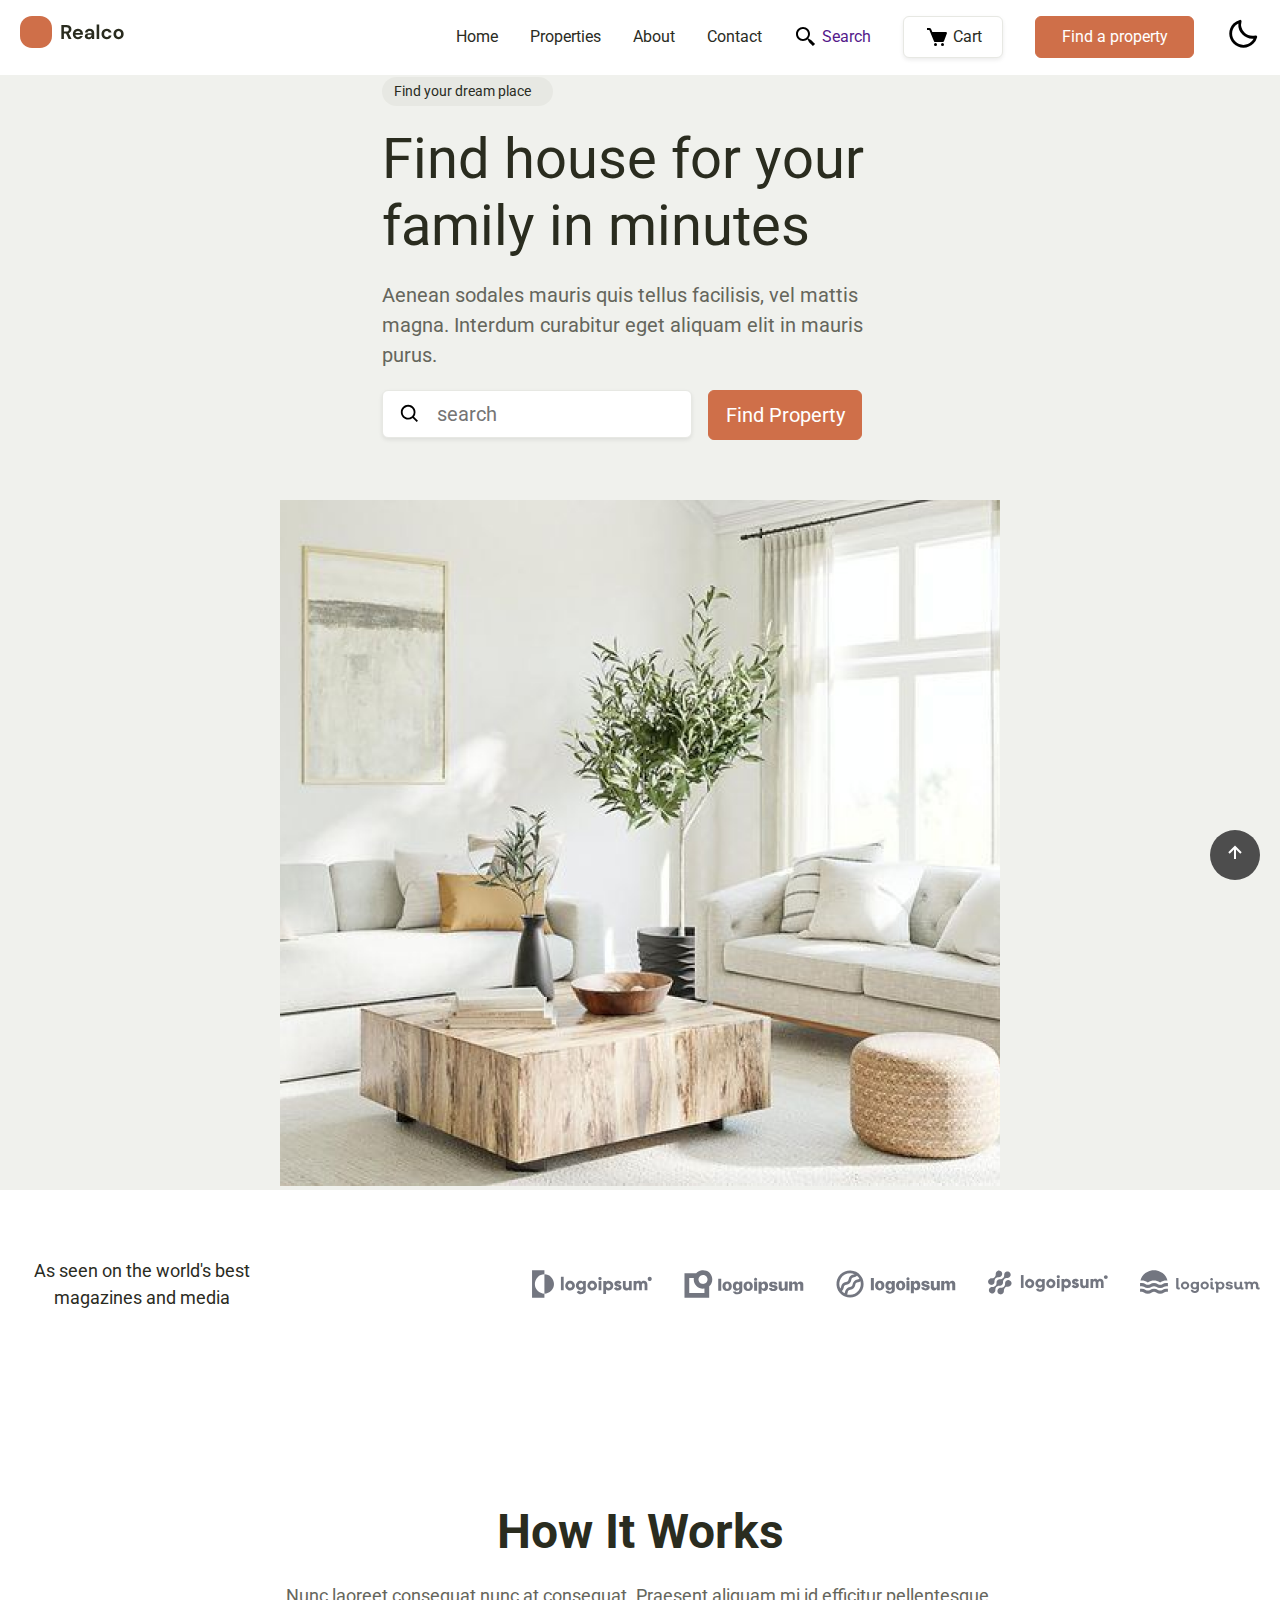
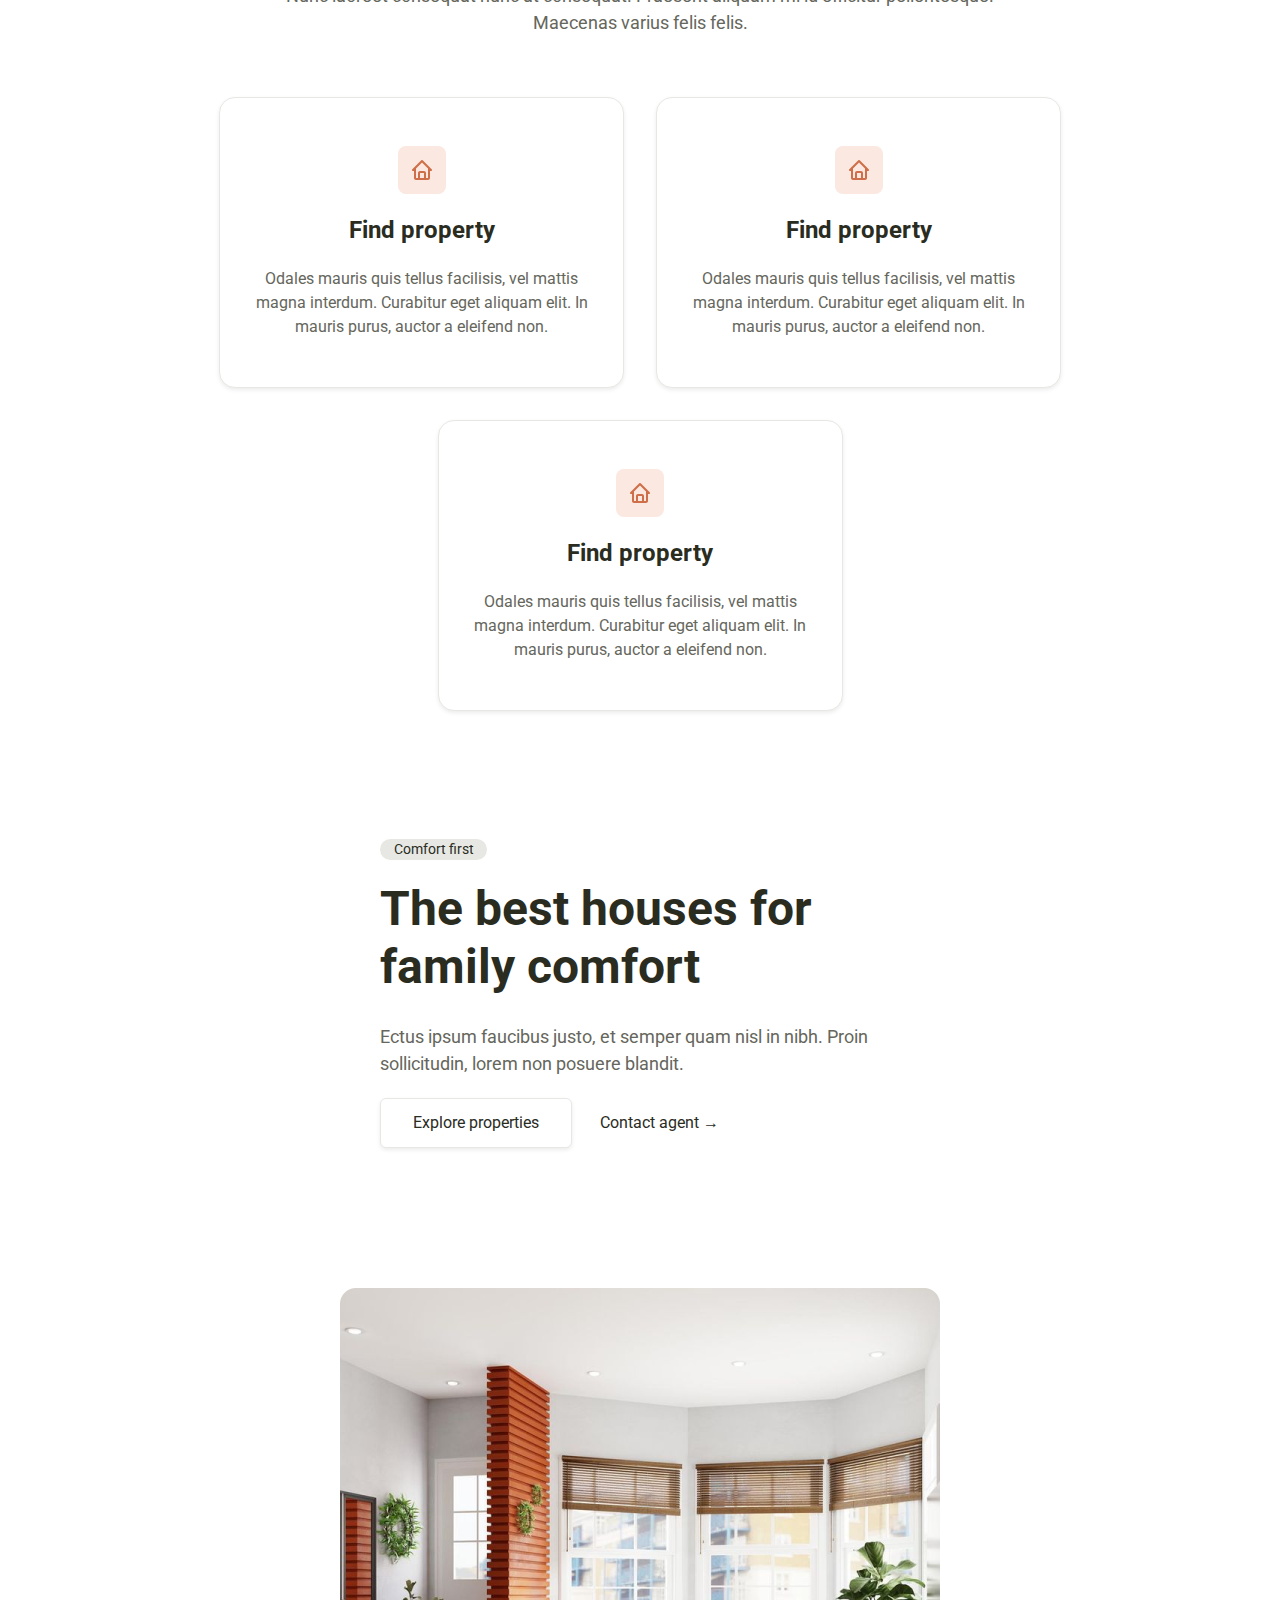
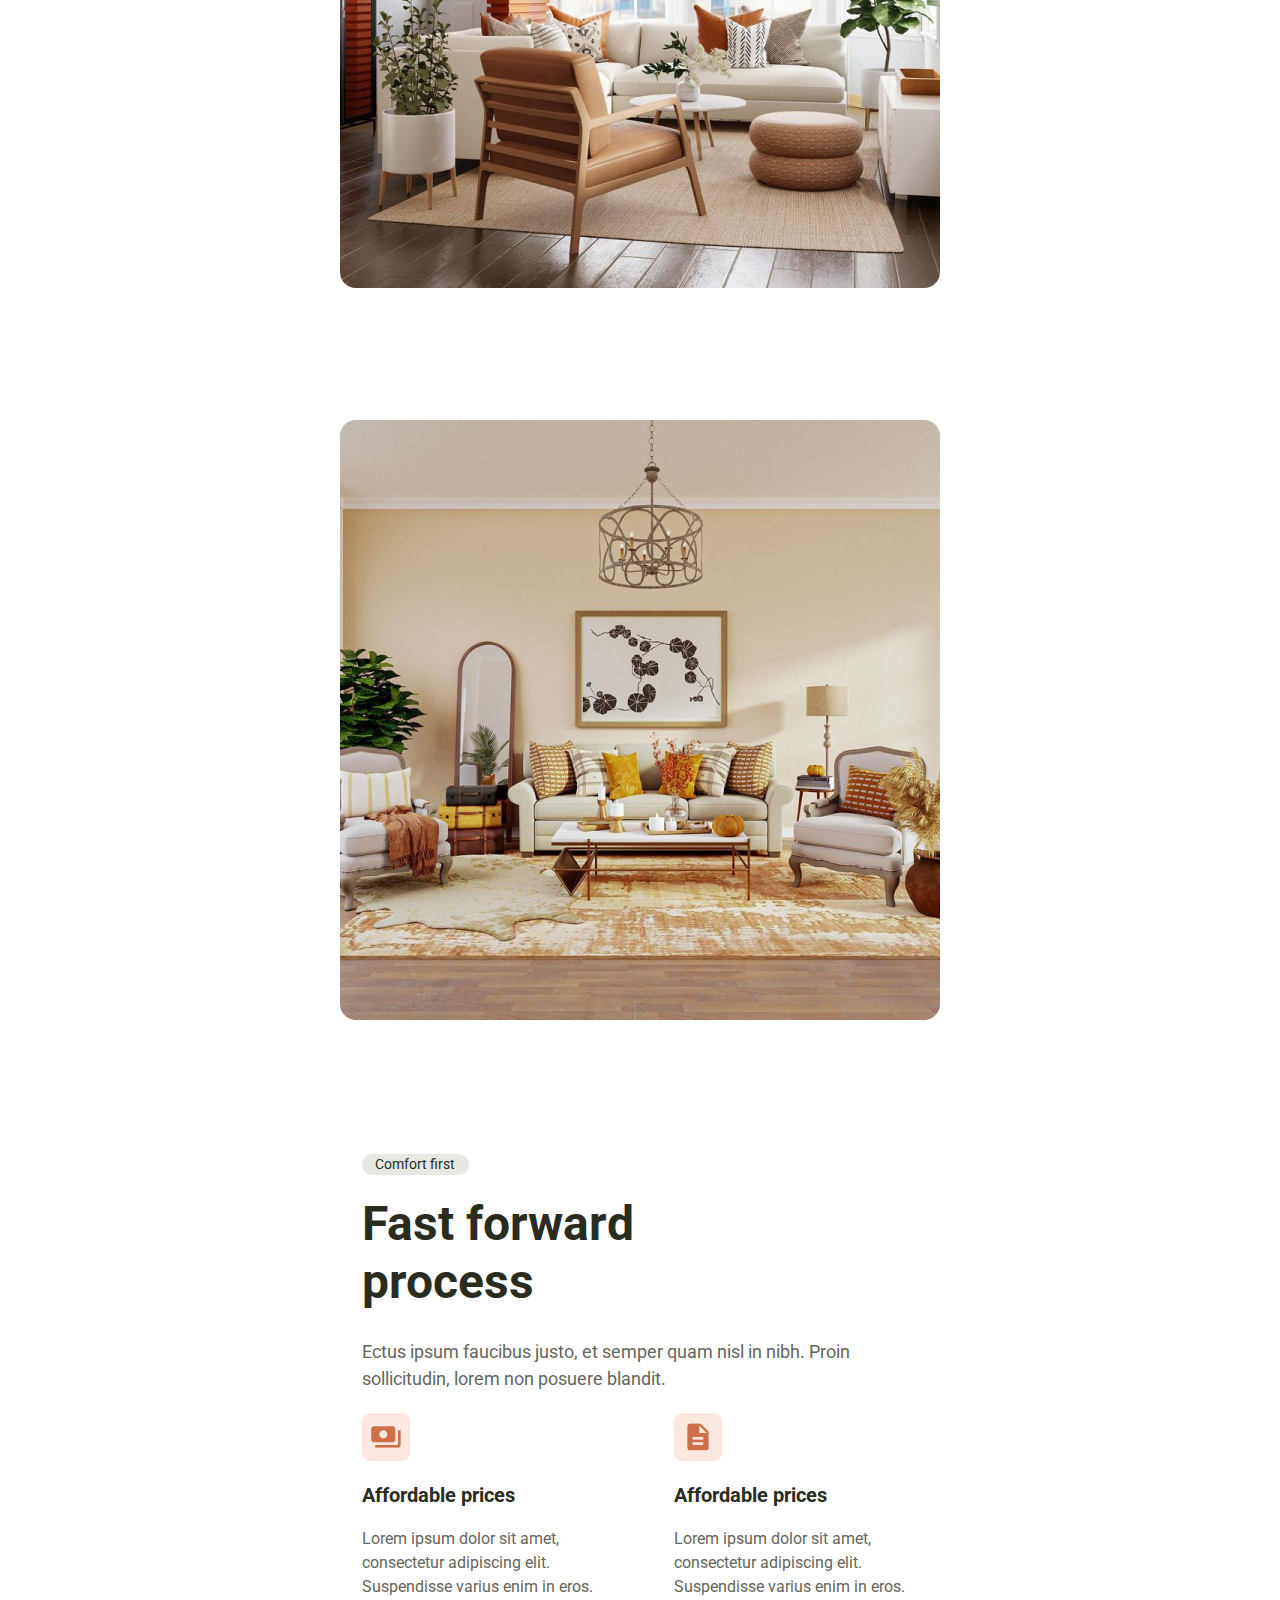
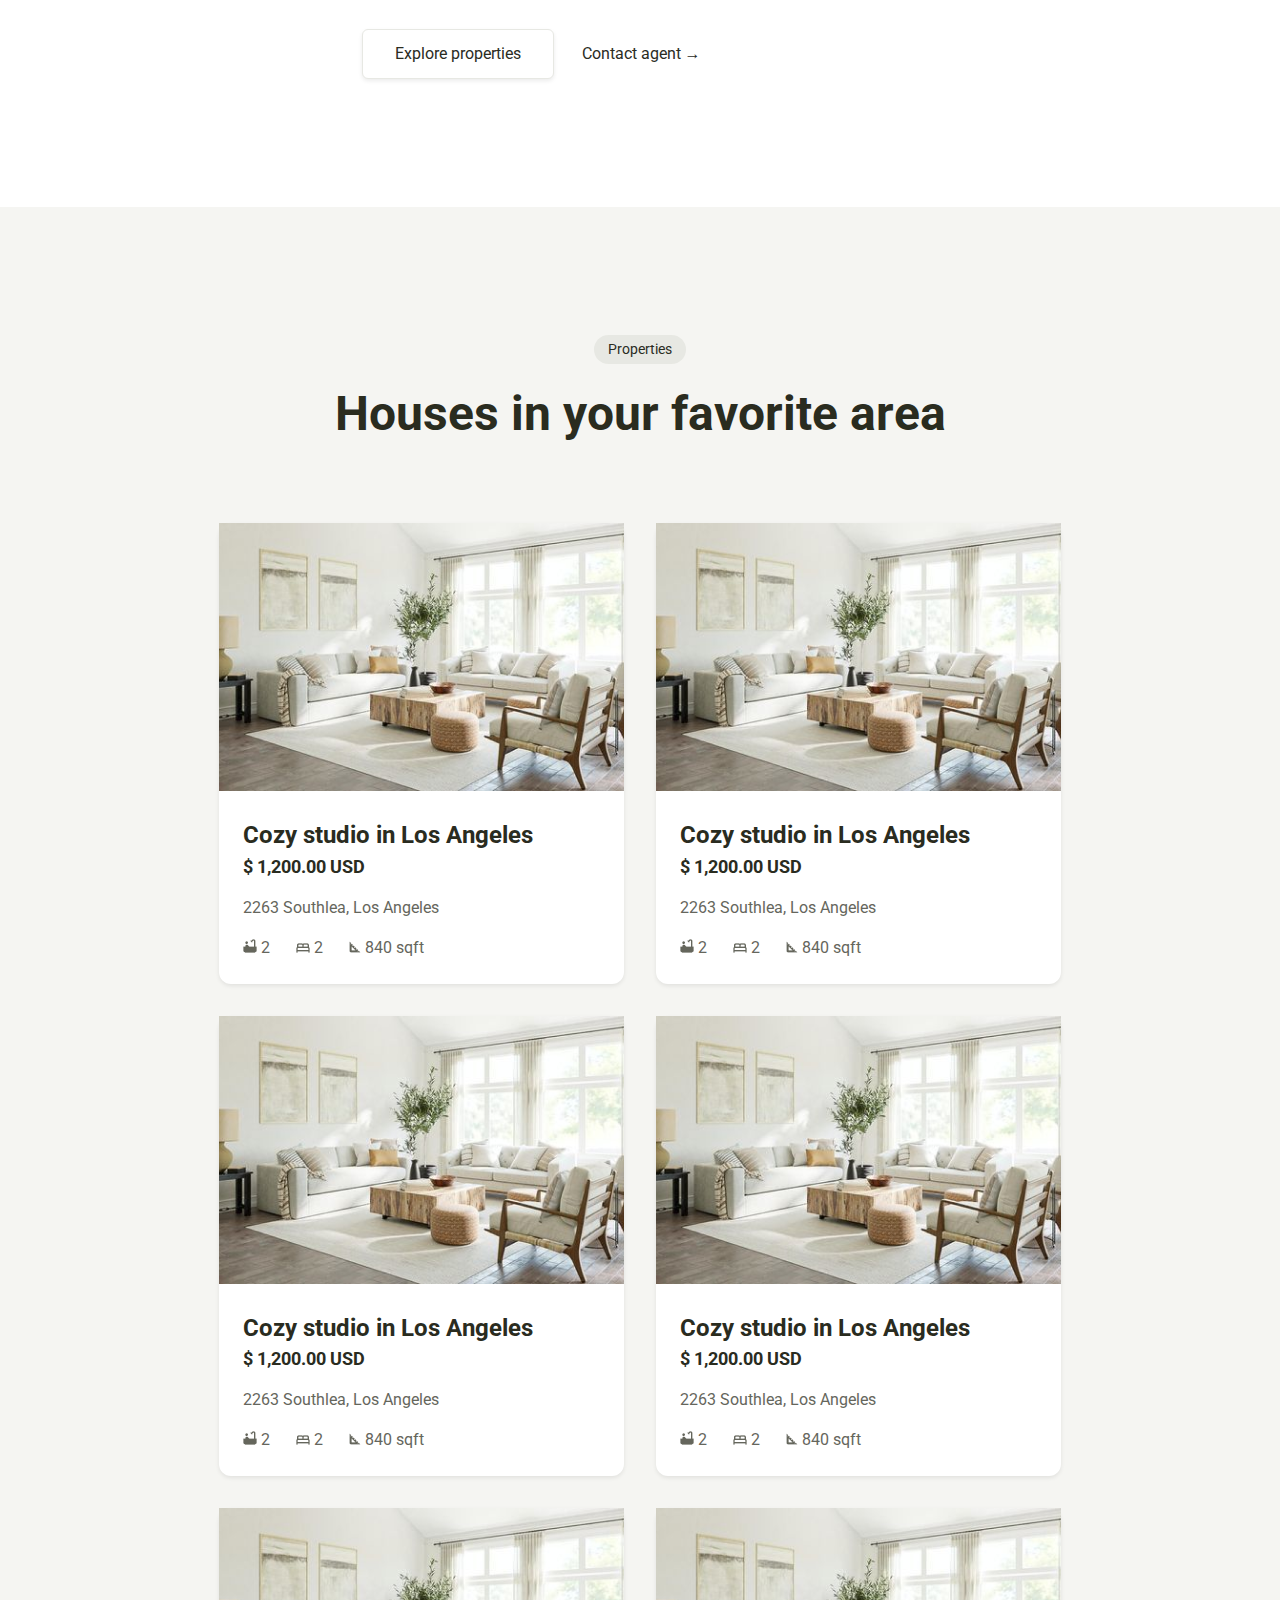
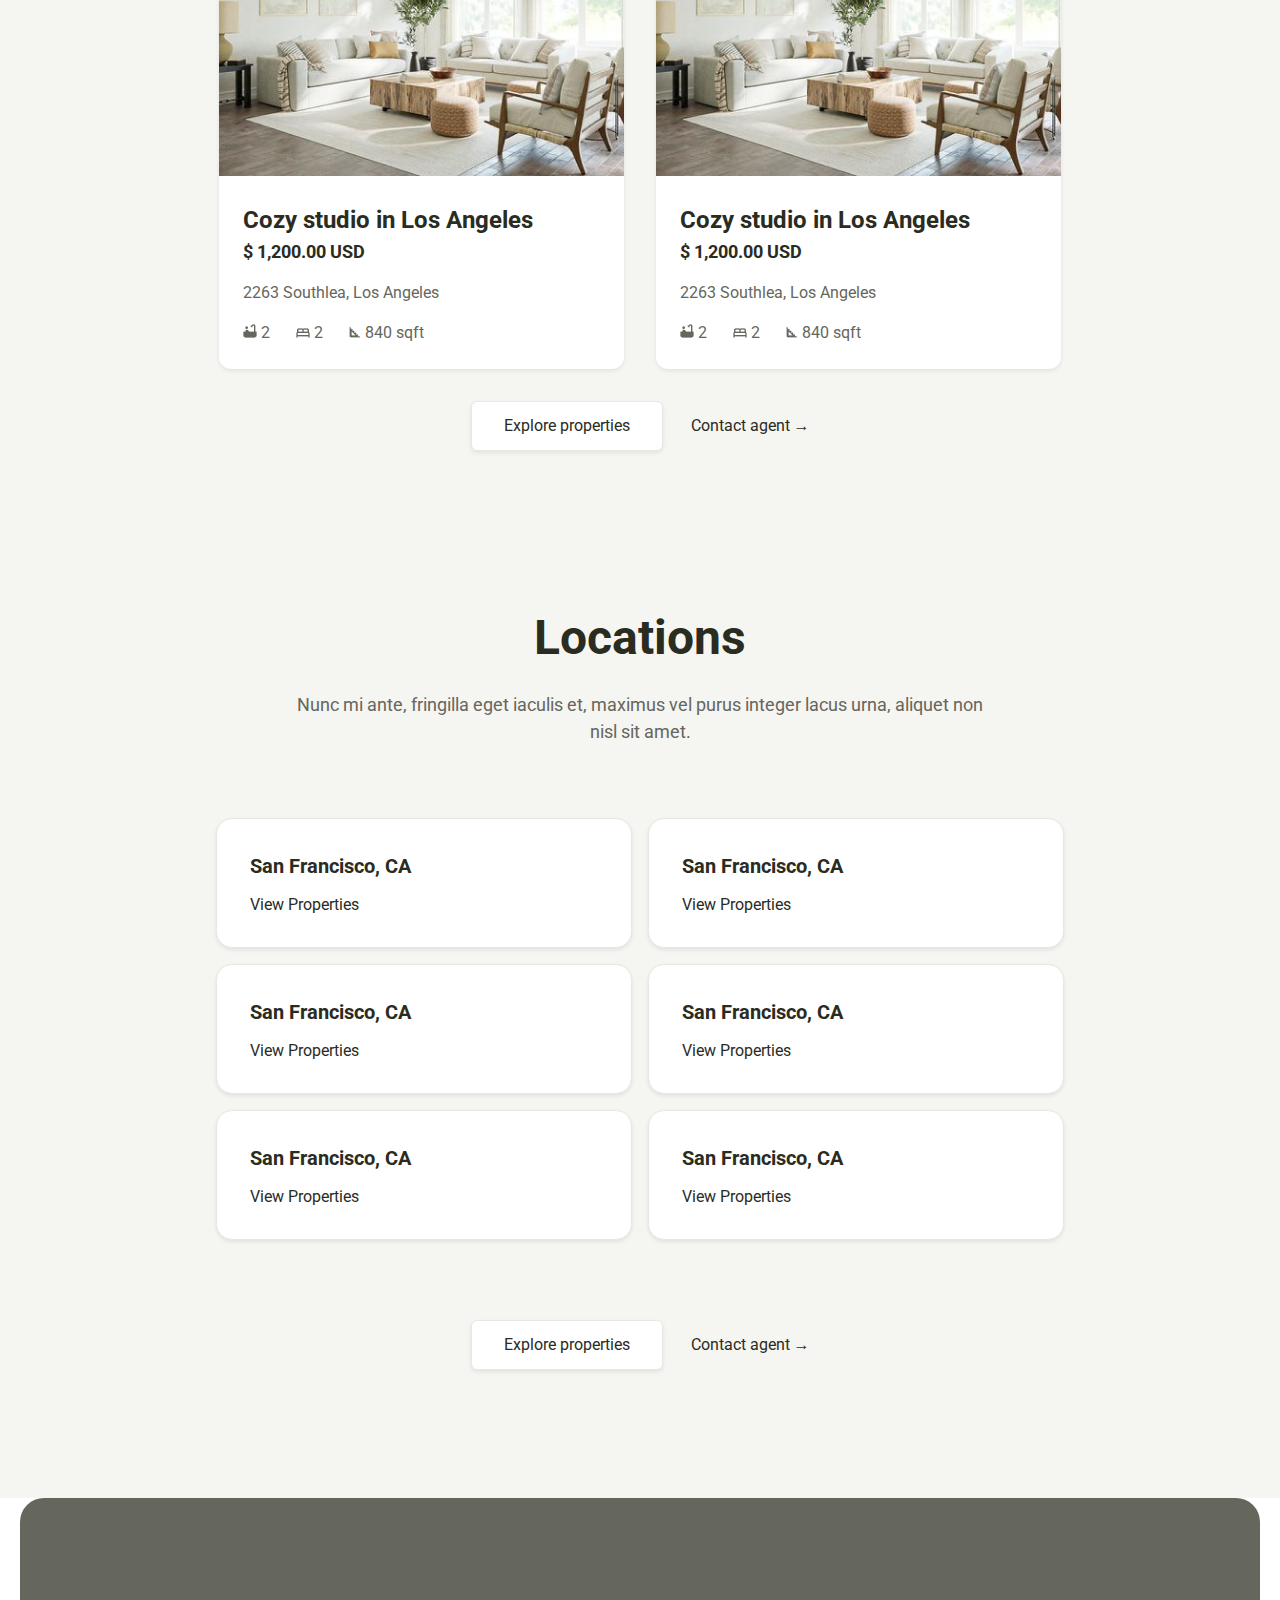
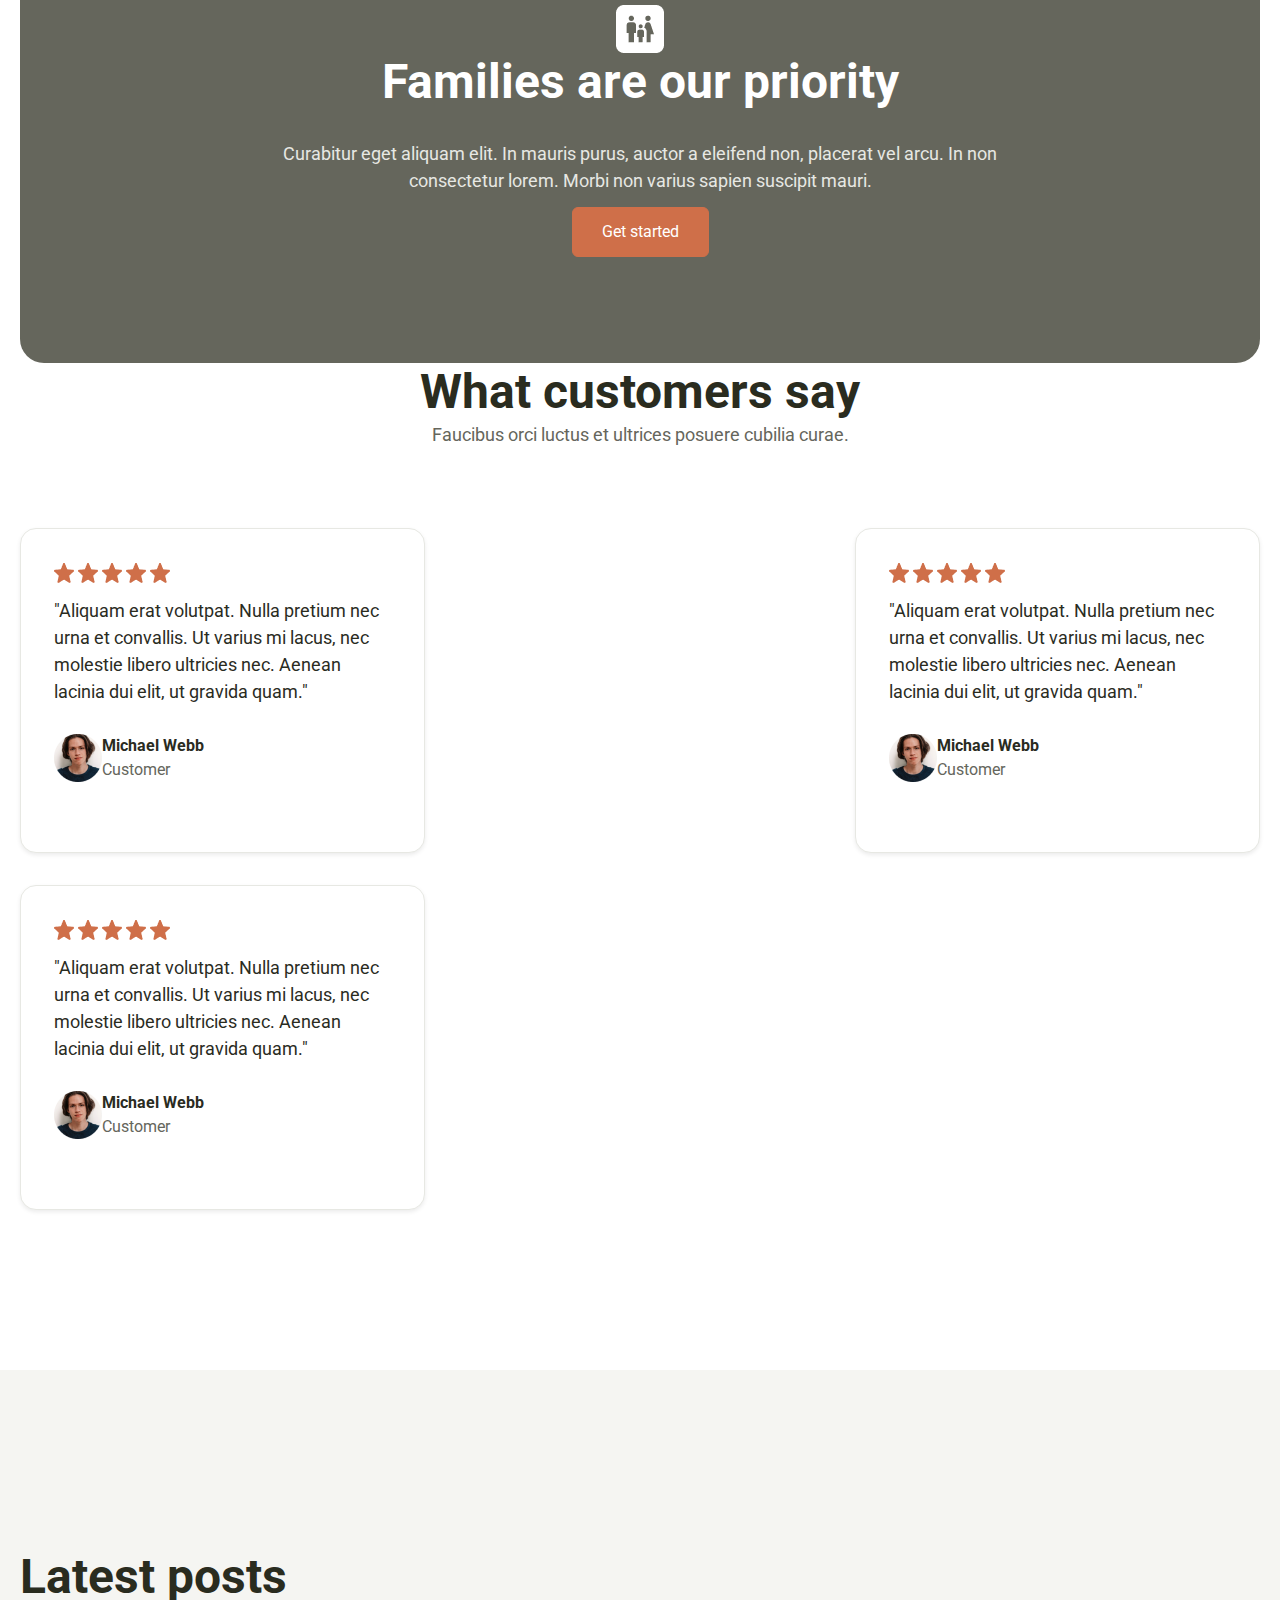
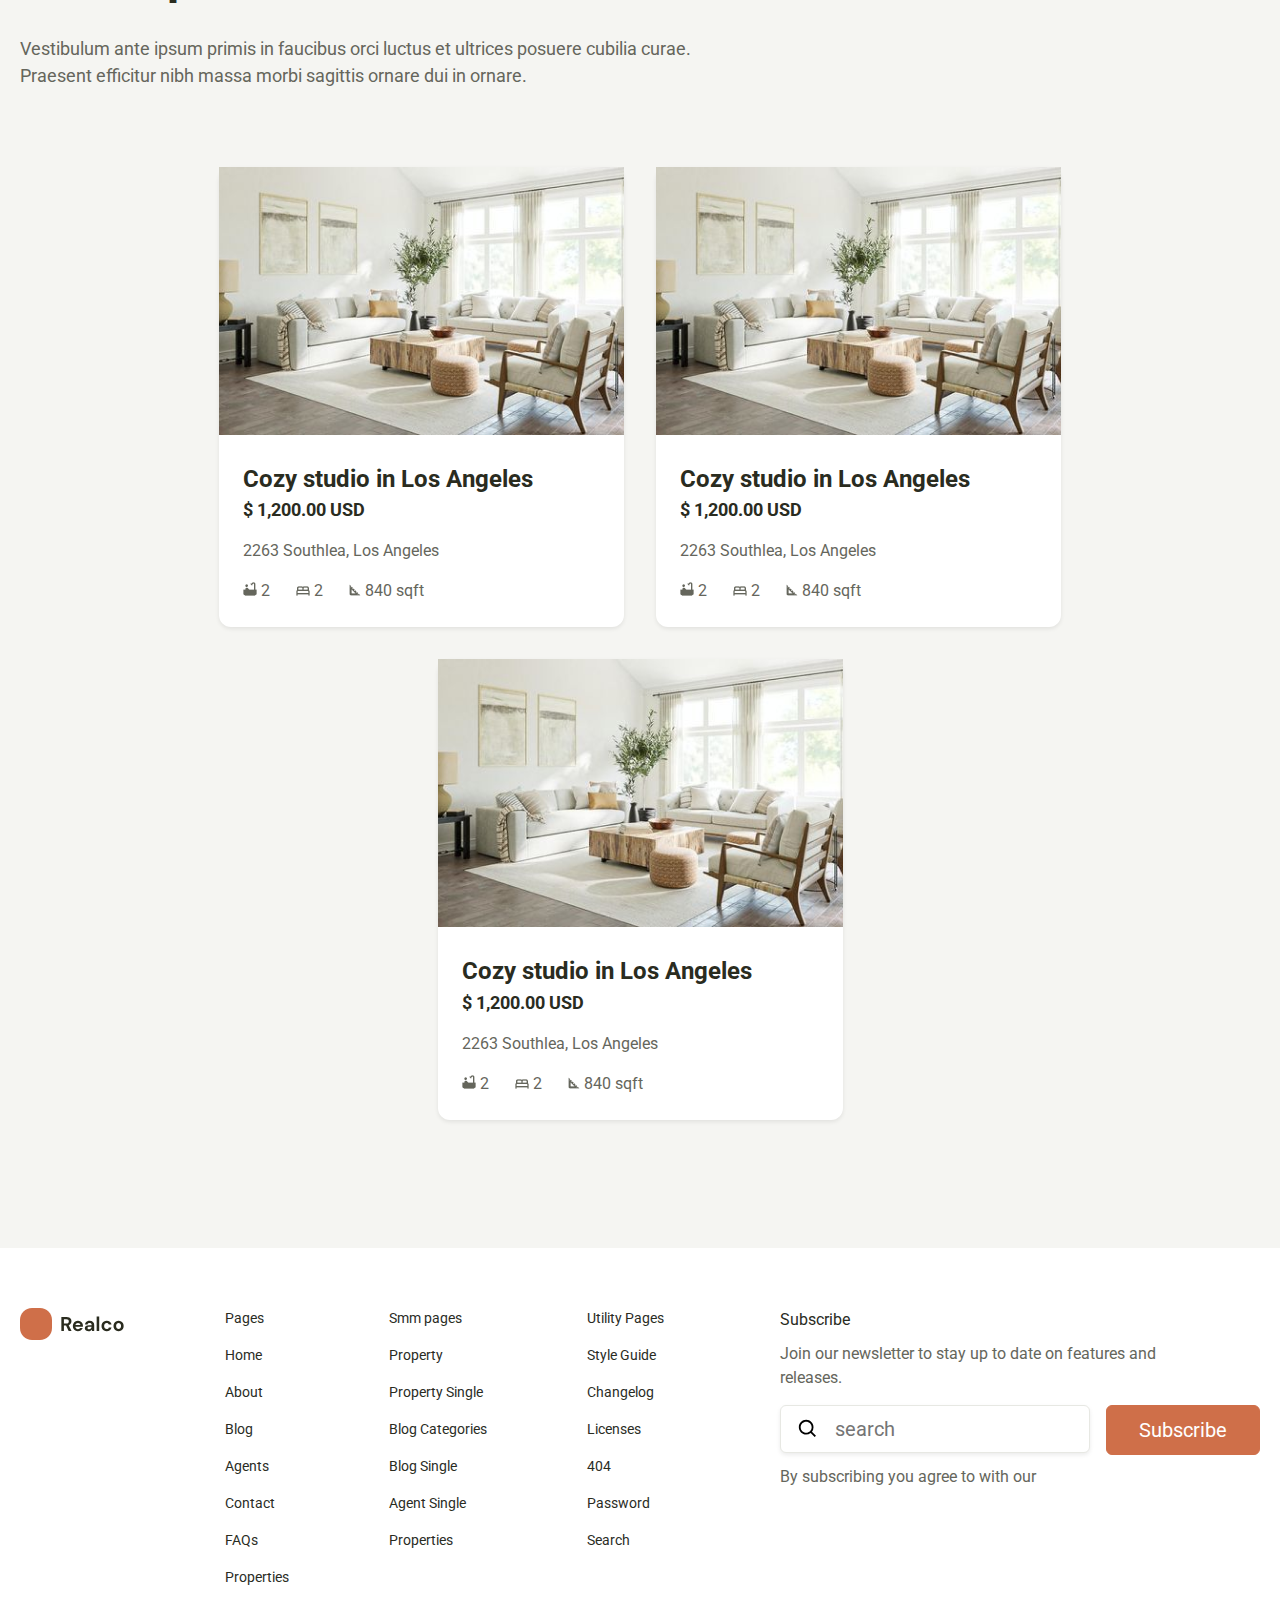
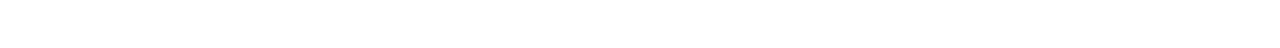
<file: index.html>
<!DOCTYPE html>
<html lang="en">
  <head>
    <meta charset="UTF-8" />
    <meta name="viewport" content="width=device-width, initial-scale=1.0" />
    <link rel="preconnect" href="https://fonts.googleapis.com" />
    <link rel="preconnect" href="https://fonts.gstatic.com" crossorigin />
    <link
      href="https://fonts.googleapis.com/css2?family=Roboto:wght@300;400;500;700;900&display=swap"
      rel="stylesheet"
    />
    <link rel="stylesheet" href="./sass/style.css" />
    <title>Document</title>
  </head>
  <body>
    <header>
      <div class="container">
        <nav class="navbar" id="navbar">
          <a class="logo" href="#">
            <svg
              xmlns="http://www.w3.org/2000/svg"
              width="105"
              height="32"
              viewBox="0 0 105 32"
              fill="none"
            >
              <path
                d="M20 0H12C5.37258 0 0 5.37258 0 12V20C0 26.6274 5.37258 32 12 32H20C26.6274 32 32 26.6274 32 20V12C32 5.37258 26.6274 0 20 0Z"
                fill="#CF6F49"
              />
              <path
                d="M41.36 23V9H46.5C47.62 9 48.54 9.19333 49.26 9.58C49.9933 9.95333 50.54 10.4667 50.9 11.12C51.26 11.76 51.44 12.4733 51.44 13.26C51.44 14.1133 51.2133 14.8933 50.76 15.6C50.32 16.3067 49.6267 16.82 48.68 17.14L51.58 23H48.64L46.04 17.48H43.92V23H41.36ZM43.92 15.6H46.34C47.1933 15.6 47.82 15.3933 48.22 14.98C48.62 14.5667 48.82 14.02 48.82 13.34C48.82 12.6733 48.62 12.14 48.22 11.74C47.8333 11.34 47.2 11.14 46.32 11.14H43.92V15.6ZM57.9755 23.24C56.9755 23.24 56.0888 23.0267 55.3155 22.6C54.5421 22.1733 53.9355 21.5733 53.4955 20.8C53.0555 20.0267 52.8355 19.1333 52.8355 18.12C52.8355 17.0933 53.0488 16.18 53.4755 15.38C53.9155 14.58 54.5155 13.96 55.2755 13.52C56.0488 13.0667 56.9555 12.84 57.9955 12.84C58.9688 12.84 59.8288 13.0533 60.5755 13.48C61.3221 13.9067 61.9021 14.4933 62.3155 15.24C62.7421 15.9733 62.9555 16.7933 62.9555 17.7C62.9555 17.8467 62.9488 18 62.9355 18.16C62.9355 18.32 62.9288 18.4867 62.9155 18.66H55.3755C55.4288 19.4333 55.6955 20.04 56.1755 20.48C56.6688 20.92 57.2621 21.14 57.9555 21.14C58.4755 21.14 58.9088 21.0267 59.2555 20.8C59.6155 20.56 59.8821 20.2533 60.0555 19.88H62.6555C62.4688 20.5067 62.1555 21.08 61.7155 21.6C61.2888 22.1067 60.7555 22.5067 60.1155 22.8C59.4888 23.0933 58.7755 23.24 57.9755 23.24ZM57.9955 14.92C57.3688 14.92 56.8155 15.1 56.3355 15.46C55.8555 15.8067 55.5488 16.34 55.4155 17.06H60.3555C60.3155 16.4067 60.0755 15.8867 59.6355 15.5C59.1955 15.1133 58.6488 14.92 57.9955 14.92ZM68.5286 23.24C67.6753 23.24 66.9753 23.1067 66.4286 22.84C65.8819 22.56 65.4753 22.1933 65.2086 21.74C64.9419 21.2867 64.8086 20.7867 64.8086 20.24C64.8086 19.32 65.1686 18.5733 65.8886 18C66.6086 17.4267 67.6886 17.14 69.1286 17.14H71.6486V16.9C71.6486 16.22 71.4553 15.72 71.0686 15.4C70.6819 15.08 70.2019 14.92 69.6286 14.92C69.1086 14.92 68.6553 15.0467 68.2686 15.3C67.8819 15.54 67.6419 15.9 67.5486 16.38H65.0486C65.1153 15.66 65.3553 15.0333 65.7686 14.5C66.1953 13.9667 66.7419 13.56 67.4086 13.28C68.0753 12.9867 68.8219 12.84 69.6486 12.84C71.0619 12.84 72.1753 13.1933 72.9886 13.9C73.8019 14.6067 74.2086 15.6067 74.2086 16.9V23H72.0286L71.7886 21.4C71.4953 21.9333 71.0819 22.3733 70.5486 22.72C70.0286 23.0667 69.3553 23.24 68.5286 23.24ZM69.1086 21.24C69.8419 21.24 70.4086 21 70.8086 20.52C71.2219 20.04 71.4819 19.4467 71.5886 18.74H69.4086C68.7286 18.74 68.2419 18.8667 67.9486 19.12C67.6553 19.36 67.5086 19.66 67.5086 20.02C67.5086 20.4067 67.6553 20.7067 67.9486 20.92C68.2419 21.1333 68.6286 21.24 69.1086 21.24ZM76.6516 23V8.6H79.2116V23H76.6516ZM86.6873 23.24C85.674 23.24 84.7807 23.02 84.0073 22.58C83.234 22.14 82.6207 21.5267 82.1673 20.74C81.7273 19.9533 81.5073 19.0533 81.5073 18.04C81.5073 17.0267 81.7273 16.1267 82.1673 15.34C82.6207 14.5533 83.234 13.94 84.0073 13.5C84.7807 13.06 85.674 12.84 86.6873 12.84C87.954 12.84 89.0207 13.1733 89.8873 13.84C90.754 14.4933 91.3073 15.4 91.5473 16.56H88.8473C88.714 16.08 88.4473 15.7067 88.0473 15.44C87.6607 15.16 87.2007 15.02 86.6673 15.02C85.9607 15.02 85.3607 15.2867 84.8673 15.82C84.374 16.3533 84.1273 17.0933 84.1273 18.04C84.1273 18.9867 84.374 19.7267 84.8673 20.26C85.3607 20.7933 85.9607 21.06 86.6673 21.06C87.2007 21.06 87.6607 20.9267 88.0473 20.66C88.4473 20.3933 88.714 20.0133 88.8473 19.52H91.5473C91.3073 20.64 90.754 21.54 89.8873 22.22C89.0207 22.9 87.954 23.24 86.6873 23.24ZM98.5795 23.24C97.6195 23.24 96.7529 23.02 95.9795 22.58C95.2195 22.14 94.6129 21.5333 94.1595 20.76C93.7195 19.9733 93.4995 19.0667 93.4995 18.04C93.4995 17.0133 93.7262 16.1133 94.1795 15.34C94.6329 14.5533 95.2395 13.94 95.9995 13.5C96.7729 13.06 97.6395 12.84 98.5995 12.84C99.5462 12.84 100.4 13.06 101.16 13.5C101.933 13.94 102.54 14.5533 102.98 15.34C103.433 16.1133 103.66 17.0133 103.66 18.04C103.66 19.0667 103.433 19.9733 102.98 20.76C102.54 21.5333 101.933 22.14 101.16 22.58C100.386 23.02 99.5262 23.24 98.5795 23.24ZM98.5795 21.02C99.2462 21.02 99.8262 20.7733 100.32 20.28C100.813 19.7733 101.06 19.0267 101.06 18.04C101.06 17.0533 100.813 16.3133 100.32 15.82C99.8262 15.3133 99.2529 15.06 98.5995 15.06C97.9195 15.06 97.3329 15.3133 96.8395 15.82C96.3595 16.3133 96.1195 17.0533 96.1195 18.04C96.1195 19.0267 96.3595 19.7733 96.8395 20.28C97.3329 20.7733 97.9129 21.02 98.5795 21.02Z"
                fill="#2A2C1F"
              />
            </svg>
          </a>

          <div class="nav-links">
            <a href="#" class="nav-link">Home</a>
            <a href="#" class="nav-link">Properties</a>
            <a href="#" class="nav-link">About</a>
            <a href="#" class="nav-link">Contact</a>
            <div class="nav-link search">
              <svg
                xmlns="http://www.w3.org/2000/svg"
                width="24"
                height="24"
                viewBox="0 0 24 24"
                style="fill: rgb(0, 0, 0)"
              >
                <path
                  d="M19.023 16.977a35.13 35.13 0 0 1-1.367-1.384c-.372-.378-.596-.653-.596-.653l-2.8-1.337A6.962 6.962 0 0 0 16 9c0-3.859-3.14-7-7-7S2 5.141 2 9s3.14 7 7 7c1.763 0 3.37-.66 4.603-1.739l1.337 2.8s.275.224.653.596c.387.363.896.854 1.384 1.367l1.358 1.392.604.646 2.121-2.121-.646-.604c-.379-.372-.885-.866-1.391-1.36zM9 14c-2.757 0-5-2.243-5-5s2.243-5 5-5 5 2.243 5 5-2.243 5-5 5z"
                ></path>
              </svg>
              <a href="" class="">Search</a>
            </div>
            <button class="btn1 nav-link">
              <svg
                xmlns="http://www.w3.org/2000/svg"
                width="24"
                height="24"
                viewBox="0 0 24 24"
                style="fill: rgb(0, 0, 0)"
              >
                <path
                  d="M21.822 7.431A1 1 0 0 0 21 7H7.333L6.179 4.23A1.994 1.994 0 0 0 4.333 3H2v2h2.333l4.744 11.385A1 1 0 0 0 10 17h8c.417 0 .79-.259.937-.648l3-8a1 1 0 0 0-.115-.921z"
                ></path>
                <circle cx="10.5" cy="19.5" r="1.5"></circle>
                <circle cx="17.5" cy="19.5" r="1.5"></circle>
              </svg>
              Cart
            </button>
            <button class="btn2 nav-link">Find a property</button>
            <button onclick="myFunction()" class="dark-btn"><svg xmlns="http://www.w3.org/2000/svg" width="34" height="34" viewBox="0 0 24 24" style="fill: rgb(0, 0, 0);"><path d="M20.742 13.045a8.088 8.088 0 0 1-2.077.271c-2.135 0-4.14-.83-5.646-2.336a8.025 8.025 0 0 1-2.064-7.723A1 1 0 0 0 9.73 2.034a10.014 10.014 0 0 0-4.489 2.582c-3.898 3.898-3.898 10.243 0 14.143a9.937 9.937 0 0 0 7.072 2.93 9.93 9.93 0 0 0 7.07-2.929 10.007 10.007 0 0 0 2.583-4.491 1.001 1.001 0 0 0-1.224-1.224zm-2.772 4.301a7.947 7.947 0 0 1-5.656 2.343 7.953 7.953 0 0 1-5.658-2.344c-3.118-3.119-3.118-8.195 0-11.314a7.923 7.923 0 0 1 2.06-1.483 10.027 10.027 0 0 0 2.89 7.848 9.972 9.972 0 0 0 7.848 2.891 8.036 8.036 0 0 1-1.484 2.059z"></path></svg></button>

          </div>
          <div class="menu">
            <button class="menu-btn">
              <svg
                xmlns="http://www.w3.org/2000/svg"
                width="36px"
                height="36px"
                viewBox="0 0 24 24"
                style="fill: rgba(0, 0, 0, 1)"
              >
                <path d="M4 6h16v2H4zm0 5h16v2H4zm0 5h16v2H4z"></path>
              </svg>
            </button>
          </div>

        </nav>
       
          </div>
        </nav>
      </div>
    </header>
    <main>
      <section class="home">
        <div class="container">
          <div class="home-content">
            <div class="left">
              <p class="p1">Find your dream place</p>
              <p class="p2">Find house for your family in minutes</p>
              <p class="p3">
                Aenean sodales mauris quis tellus facilisis, vel mattis magna.
                Interdum curabitur eget aliquam elit in mauris purus.
              </p>
              <div class="input-btns">
                <div class="input">
                  <svg
                    xmlns="http://www.w3.org/2000/svg"
                    width="24"
                    height="24"
                    viewBox="0 0 24 24"
                    style="fill: rgb(0, 0, 0)"
                  >
                    <path
                      d="M10 18a7.952 7.952 0 0 0 4.897-1.688l4.396 4.396 1.414-1.414-4.396-4.396A7.952 7.952 0 0 0 18 10c0-4.411-3.589-8-8-8s-8 3.589-8 8 3.589 8 8 8zm0-14c3.309 0 6 2.691 6 6s-2.691 6-6 6-6-2.691-6-6 2.691-6 6-6z"
                    ></path>
                  </svg>
                  <input type="text" placeholder="search" />
                </div>
                <button class="btn3">Find Property</button>
              </div>
            </div>
            <div class="right">
              <img src="./sass/img/home.png" alt="" />
            </div>
          </div>
        </div>
      </section>
      <section class="icons">
        <div class="container">
          <div class="icons-content">
            <p class="p4">As seen on the world's best magazines and media</p>
            <div class="icon">
              <svg
                xmlns="http://www.w3.org/2000/svg"
                width="120"
                height="28"
                viewBox="0 0 120 28"
                fill="none"
              >
                <g clip-path="url(#clip0_5_59)">
                  <path
                    d="M28.9107 6.76666H31.6799V20.2533H28.9107V6.76666Z"
                    fill="#737680"
                  />
                  <path
                    d="M33.2308 15.6334C33.2308 14.6631 33.5157 13.7145 34.0495 12.9081C34.5832 12.1017 35.3417 11.4738 36.2289 11.1037C37.116 10.7336 38.0918 10.6382 39.0326 10.8297C39.9734 11.021 40.8369 11.4905 41.5135 12.1785C42.1901 12.8666 42.6495 13.7423 42.8333 14.6947C43.0172 15.647 42.9173 16.6331 42.5462 17.5279C42.1751 18.4228 41.5497 19.1862 40.7492 19.7212C39.9486 20.2563 39.0089 20.5389 38.0493 20.5334C37.4128 20.5384 36.7817 20.4148 36.193 20.17C35.6043 19.9252 35.0699 19.564 34.6211 19.1076C34.1723 18.6513 33.8182 18.1088 33.5794 17.5122C33.3407 16.9157 33.2221 16.2769 33.2308 15.6334ZM40.1723 15.6334C40.1614 15.215 40.0288 14.8092 39.791 14.4667C39.5532 14.1242 39.2208 13.8602 38.8354 13.7077C38.4501 13.5552 38.0288 13.5209 37.6242 13.6092C37.2197 13.6976 36.8499 13.9045 36.5611 14.2042C36.2722 14.504 36.0772 14.8831 36.0004 15.2944C35.9236 15.7055 35.9684 16.1305 36.1292 16.5161C36.29 16.9017 36.5596 17.2308 36.9044 17.4622C37.2492 17.6937 37.6538 17.8172 38.0677 17.8174C38.3494 17.8229 38.6294 17.7696 38.8899 17.6608C39.1504 17.5521 39.3859 17.3902 39.5817 17.1851C39.7774 16.9802 39.9293 16.7366 40.0278 16.4695C40.1262 16.2026 40.1691 15.9178 40.1539 15.6334H40.1723Z"
                    fill="#737680"
                  />
                  <path
                    d="M53.8246 11.0133V19.796C53.8246 22.8947 51.4246 24.2107 48.9969 24.2107C48.1407 24.2817 47.2817 24.1097 46.5169 23.7139C45.752 23.3182 45.1116 22.7144 44.6677 21.9707L47.0031 20.608C47.1924 20.9937 47.4934 21.3121 47.8661 21.5205C48.2388 21.7289 48.6654 21.8176 49.0892 21.7747C49.3592 21.8083 49.6332 21.7812 49.8917 21.6952C50.15 21.6094 50.3864 21.4668 50.5841 21.2778C50.7816 21.0887 50.9354 20.8578 51.0344 20.6016C51.1335 20.3455 51.1753 20.0704 51.1569 19.796V18.9467C50.8347 19.3417 50.4258 19.6553 49.9627 19.8627C49.4996 20.0701 48.9952 20.1655 48.4892 20.1413C47.2651 20.1413 46.0913 19.6496 45.2257 18.7745C44.3601 17.8993 43.8738 16.7124 43.8738 15.4747C43.8738 14.237 44.3601 13.05 45.2257 12.1749C46.0913 11.2997 47.2651 10.808 48.4892 10.808C48.9952 10.7838 49.4996 10.8792 49.9627 11.0866C50.4258 11.2939 50.8347 11.6076 51.1569 12.0027V11.0693L53.8246 11.0133ZM51.1569 15.4467C51.1754 15.0002 51.0613 14.5582 50.8293 14.1778C50.5974 13.7974 50.2581 13.4958 49.8553 13.3118C49.4525 13.1279 49.0044 13.07 48.5687 13.1456C48.1331 13.2212 47.7298 13.4268 47.4106 13.736C47.0915 14.0453 46.8712 14.444 46.7779 14.8809C46.6847 15.3177 46.7228 15.7728 46.8875 16.1875C47.0521 16.6023 47.3357 16.9578 47.7017 17.2083C48.0677 17.4588 48.4996 17.593 48.9415 17.5933C49.23 17.6143 49.5196 17.5739 49.7916 17.4748C50.0636 17.3756 50.312 17.2198 50.5208 17.0175C50.7295 16.8152 50.894 16.5709 51.0036 16.3003C51.1133 16.0297 51.1654 15.7389 51.1569 15.4467Z"
                    fill="#737680"
                  />
                  <path
                    d="M55.3846 15.6334C55.3846 14.6638 55.669 13.7161 56.202 12.9101C56.7349 12.104 57.4923 11.476 58.3783 11.1055C59.2644 10.7348 60.2392 10.6383 61.1796 10.8282C62.1199 11.018 62.9834 11.4856 63.6607 12.1718C64.3382 12.8581 64.799 13.7321 64.9849 14.6831C65.1709 15.6343 65.0736 16.6198 64.7054 17.515C64.3372 18.4102 63.7145 19.1748 62.9164 19.7121C62.1183 20.2493 61.1804 20.5352 60.2215 20.5334C59.5838 20.5396 58.9513 20.4171 58.3611 20.1729C57.7708 19.9287 57.2347 19.5679 56.7842 19.1115C56.3337 18.6551 55.9779 18.1124 55.7375 17.5151C55.4972 16.9179 55.3772 16.2781 55.3846 15.6334ZM62.3261 15.6334C62.3152 15.2147 62.1823 14.8085 61.9442 14.4658C61.7059 14.1231 61.3731 13.8591 60.9871 13.7069C60.6012 13.5546 60.1794 13.5209 59.7747 13.6101C59.3698 13.6991 59.0001 13.9071 58.7116 14.2077C58.4232 14.5083 58.2289 14.8884 58.1531 15.3002C58.0774 15.7119 58.1235 16.1372 58.2856 16.5225C58.4478 16.908 58.7189 17.2364 59.0649 17.4668C59.411 17.697 59.8165 17.819 60.2308 17.8174C60.5125 17.8229 60.7924 17.7697 61.0529 17.6608C61.3134 17.5521 61.5489 17.3902 61.7447 17.1852C61.9405 16.9802 62.0923 16.7366 62.1908 16.4696C62.2892 16.2026 62.3321 15.9179 62.3169 15.6334H62.3261Z"
                    fill="#737680"
                  />
                  <path
                    d="M66.3416 8.54C66.3416 8.21142 66.4379 7.89021 66.6185 7.61701C66.799 7.3438 67.0556 7.13086 67.3558 7.00512C67.6561 6.87938 67.9865 6.84648 68.3052 6.91058C68.6239 6.97469 68.9167 7.13291 69.1464 7.36526C69.3763 7.59759 69.5327 7.89362 69.5961 8.21588C69.6595 8.53815 69.627 8.87219 69.5026 9.17576C69.3783 9.4793 69.1676 9.73877 68.8975 9.92133C68.6273 10.1039 68.3096 10.2013 67.9846 10.2013C67.5503 10.1965 67.1352 10.0199 66.8281 9.70937C66.521 9.39885 66.3464 8.9791 66.3416 8.54ZM66.6092 11.0133H69.3785V20.2533H66.6092V11.0133Z"
                    fill="#737680"
                  />
                  <path
                    d="M81.2308 15.6333C81.2618 16.2478 81.1723 16.8624 80.9675 17.4418C80.7627 18.0212 80.4466 18.554 80.0373 19.0095C79.6281 19.4648 79.1339 19.834 78.583 20.0955C78.0322 20.357 77.4356 20.5058 76.8277 20.5333C76.3118 20.568 75.7948 20.4844 75.3153 20.2889C74.8358 20.0933 74.4062 19.7908 74.0585 19.404V23.968H71.2892V11.0133H74.0585V11.8813C74.4067 11.4956 74.8366 11.1944 75.3162 11.0004C75.7957 10.8065 76.3124 10.7247 76.8277 10.7613C77.4332 10.7888 78.0273 10.9368 78.5764 11.1965C79.1253 11.4563 79.6183 11.8228 80.0272 12.2753C80.436 12.7277 80.7528 13.257 80.9593 13.8332C81.1658 14.4094 81.258 15.021 81.2308 15.6333ZM78.4616 15.6333C78.4507 15.1998 78.3134 14.7792 78.0671 14.4243C77.8208 14.0692 77.4764 13.7957 77.0769 13.6378C76.6775 13.4799 76.2408 13.4447 75.8217 13.5368C75.4027 13.6287 75.0197 13.8437 74.721 14.1548C74.4222 14.4659 74.2208 14.8592 74.1422 15.2855C74.0636 15.7118 74.1112 16.1521 74.279 16.5511C74.4467 16.9502 74.7273 17.2903 75.0855 17.5288C75.4436 17.7673 75.8635 17.8937 76.2923 17.892C76.586 17.9046 76.8791 17.8543 77.1523 17.7443C77.4254 17.6344 77.6725 17.4672 77.8773 17.254C78.0822 17.0407 78.2401 16.7861 78.3408 16.5068C78.4414 16.2275 78.4826 15.9298 78.4616 15.6333Z"
                    fill="#737680"
                  />
                  <path
                    d="M89.6585 17.4813C89.6585 19.6093 87.8123 20.5147 85.8554 20.5147C85.0572 20.5873 84.2559 20.4162 83.5549 20.0235C82.8539 19.6309 82.2855 19.0347 81.9231 18.312L84.3046 16.9493C84.399 17.2823 84.6035 17.5725 84.8841 17.7713C85.1648 17.9701 85.5044 18.0654 85.8462 18.0413C86.5016 18.0413 86.8339 17.836 86.8339 17.4627C86.8339 16.4453 82.3385 16.9867 82.3385 13.7853C82.3385 11.7693 84.0185 10.7613 85.92 10.7613C86.6428 10.7286 87.3609 10.8944 87.998 11.2412C88.6351 11.5879 89.1674 12.1026 89.5385 12.7307L87.1569 14C87.0517 13.7592 86.8798 13.5543 86.662 13.4103C86.444 13.2662 86.1896 13.1889 85.9292 13.188C85.4492 13.188 85.1631 13.3747 85.1631 13.7013C85.1631 14.7653 89.6585 14.0653 89.6585 17.4813Z"
                    fill="#737680"
                  />
                  <path
                    d="M99.6923 11.0133V20.2533H96.9231V19.3853C96.6083 19.7695 96.2086 20.0735 95.7572 20.273C95.3049 20.4724 94.8129 20.5616 94.32 20.5333C92.4738 20.5333 90.8954 19.1986 90.8954 16.7066V11.0133H93.6646V16.2866C93.6425 16.5071 93.6683 16.7297 93.7403 16.9391C93.8123 17.1485 93.9277 17.3396 94.0791 17.4994C94.2314 17.6591 94.416 17.7836 94.62 17.8643C94.824 17.945 95.0428 17.9799 95.2615 17.9666C96.2585 17.9666 96.96 17.3693 96.96 16.1V11.0133H99.6923Z"
                    fill="#737680"
                  />
                  <path
                    d="M115.385 14.5787V20.2533H112.615V14.8213C112.615 13.888 112.182 13.3093 111.305 13.3093C110.428 13.3093 109.874 13.9533 109.874 15.0453V20.2533H107.105V14.8213C107.105 13.888 106.671 13.3093 105.794 13.3093C104.917 13.3093 104.363 13.9533 104.363 15.0453V20.2533H101.594V11.0133H104.363V11.8627C104.65 11.4875 105.024 11.1903 105.453 10.998C105.882 10.8058 106.351 10.7244 106.818 10.7613C107.286 10.7367 107.754 10.8355 108.173 11.0482C108.592 11.2609 108.949 11.5802 109.209 11.9747C109.514 11.5626 109.916 11.2351 110.38 11.0229C110.842 10.8107 111.352 10.7207 111.858 10.7613C114.018 10.7613 115.385 12.2733 115.385 14.5787Z"
                    fill="#737680"
                  />
                  <path
                    d="M12.4155 4.34002V0.373352H0.0462036V27.6267H12.4155V23.66C9.88164 23.66 7.45154 22.6423 5.65984 20.8307C3.86815 19.0191 2.86159 16.562 2.86159 14C2.86159 11.438 3.86815 8.98097 5.65984 7.16937C7.45154 5.35777 9.88164 4.34002 12.4155 4.34002Z"
                    fill="#737680"
                  />
                  <path
                    d="M12.4154 4.34003V23.66C14.9492 23.66 17.3793 22.6423 19.1709 20.8307C20.9626 19.0191 21.9692 16.562 21.9692 14C21.9692 11.438 20.9626 8.98098 19.1709 7.16938C17.3793 5.35778 14.9492 4.34003 12.4154 4.34003Z"
                    fill="#737680"
                  />
                  <path
                    d="M117.711 10.9573C118.832 10.9573 119.742 10.0381 119.742 8.90404C119.742 7.77001 118.832 6.85071 117.711 6.85071C116.589 6.85071 115.68 7.77001 115.68 8.90404C115.68 10.0381 116.589 10.9573 117.711 10.9573Z"
                    fill="#737680"
                  />
                </g>
                <defs>
                  <clipPath id="clip0_5_59">
                    <rect width="120" height="28" fill="white" />
                  </clipPath>
                </defs>
              </svg>
              <svg
                xmlns="http://www.w3.org/2000/svg"
                width="120"
                height="28"
                viewBox="0 0 120 28"
                fill="none"
              >
                <g clip-path="url(#clip0_5_72)">
                  <path
                    d="M34.2281 8.64267H37.2375V20.776H34.2281V8.64267ZM38.4375 16.212C38.4375 13.2067 40.3125 11.4053 43.125 11.4053C45.9375 11.4053 47.8125 13.2067 47.8125 16.212C47.8125 19.2174 46.0032 21.0373 43.125 21.0373C40.2469 21.0373 38.4375 19.2827 38.4375 16.212ZM44.8313 16.212C44.8313 14.56 44.1844 13.5893 43.1532 13.5893C42.1219 13.5893 41.4844 14.5227 41.4844 16.212C41.4844 17.9013 42.1219 18.8253 43.1532 18.8253C44.1844 18.8253 44.85 17.9013 44.85 16.2213L44.8313 16.212ZM49.0125 21.4013H51.9188C52.0511 21.7128 52.2822 21.9727 52.5767 22.1412C52.8713 22.3098 53.2131 22.3777 53.55 22.3347C54.7032 22.3347 55.3032 21.7187 55.3032 20.804V19.124H55.3125C55.0642 19.6471 54.6626 20.0831 54.1606 20.3747C53.6586 20.6663 53.0797 20.7996 52.5 20.7573C50.2969 20.7573 48.8344 19.0867 48.8344 16.212C48.8344 13.3373 50.2313 11.5453 52.5844 11.5453C53.1789 11.5137 53.7687 11.6663 54.2723 11.9822C54.776 12.2982 55.1689 12.7619 55.3969 13.3093H55.3125V11.62H58.2938V20.7107C58.2938 22.904 56.3438 24.276 53.475 24.276C50.8688 24.2667 49.2 23.0813 49.0313 21.4107L49.0125 21.4013ZM55.3125 16.212C55.3125 14.7467 54.6375 13.8227 53.5688 13.8227C52.5 13.8227 51.8438 14.756 51.8438 16.212C51.8438 17.668 52.4907 18.5267 53.5688 18.5267C54.6469 18.5267 55.3125 17.7333 55.3125 16.212ZM59.4844 16.212C59.4844 13.2067 61.3594 11.4053 64.1719 11.4053C66.9844 11.4053 68.8594 13.2067 68.8594 16.212C68.8594 19.2174 67.0406 21.0373 64.1719 21.0373C61.3032 21.0373 59.5032 19.2827 59.5032 16.212H59.4844ZM65.8781 16.212C65.8781 14.56 65.2219 13.5893 64.2 13.5893C63.1782 13.5893 62.5313 14.5227 62.5313 16.212C62.5313 17.9013 63.1688 18.8253 64.2 18.8253C65.2313 18.8253 65.8969 17.9013 65.8969 16.2213L65.8781 16.212ZM70.0782 9.40802C70.065 9.10282 70.144 8.80072 70.3047 8.54057C70.4655 8.2804 70.7008 8.07409 70.9804 7.94815C71.26 7.82222 71.5709 7.78243 71.8734 7.8339C72.1758 7.88538 72.4558 8.02576 72.6775 8.23699C72.8991 8.44823 73.0522 8.72065 73.1171 9.01921C73.1818 9.31777 73.1555 9.62884 73.0413 9.9123C72.9271 10.1958 72.7303 10.4389 72.4763 10.6101C72.2222 10.7814 71.9225 10.8731 71.6157 10.8733C71.4196 10.8783 71.2244 10.8444 71.0416 10.7738C70.8588 10.703 70.6918 10.5968 70.5506 10.4614C70.4093 10.3259 70.2964 10.1639 70.2186 9.98463C70.1407 9.80543 70.0993 9.6126 70.0969 9.41735L70.0782 9.40802ZM70.0782 11.6107H73.125V20.8133H70.125L70.0782 11.6107ZM84.0844 16.212C84.0844 19.208 82.7344 20.944 80.4375 20.944C79.8495 20.9801 79.2645 20.8357 78.7616 20.5303C78.2586 20.2248 77.8619 19.7731 77.625 19.236H77.5688V23.772H74.5594V11.6387H77.55V13.2813H77.6063C77.835 12.7338 78.2278 12.2696 78.7311 11.9523C79.2344 11.6349 79.8237 11.4798 80.4188 11.508C82.7813 11.4893 84.1407 13.216 84.1407 16.2213L84.0844 16.212ZM81.0188 16.212C81.0188 14.756 80.3344 13.8133 79.275 13.8133C78.2157 13.8133 77.55 14.7467 77.5407 16.212C77.5313 17.6774 78.2157 18.6013 79.275 18.6013C80.3344 18.6013 81.075 17.7333 81.075 16.2213L81.0188 16.212ZM89.2219 11.396C91.7438 11.396 93.3094 12.5813 93.3282 14.4853H90.5813C90.5813 13.8227 90.0282 13.412 89.2032 13.412C88.3782 13.412 87.9844 13.7293 87.9844 14.2053C87.9844 14.6813 88.3313 14.8307 89.025 14.9707L90.9563 15.3627C92.8313 15.7547 93.5813 16.5013 93.5813 17.892C93.5813 19.7587 91.8469 21.028 89.2688 21.028C86.6907 21.028 85.0125 19.796 84.8907 17.92H87.8063C87.8907 18.6013 88.4344 19.0027 89.3157 19.0027C90.1969 19.0027 90.6094 18.7227 90.6094 18.228C90.6094 17.7333 90.3282 17.6493 89.6063 17.5L87.8625 17.136C86.0532 16.7533 85.1063 15.8107 85.1063 14.4013C85.1625 12.572 86.7375 11.4053 89.2782 11.4053L89.2219 11.396ZM103.659 20.804H100.744V19.0773H100.688C100.524 19.6533 100.169 20.1567 99.6797 20.5044C99.1903 20.8523 98.5969 21.0237 97.9969 20.9907C97.5441 21.0053 97.0922 20.9245 96.6732 20.7533C96.2541 20.5823 95.8753 20.3247 95.5631 19.9978C95.25 19.6708 95.011 19.2817 94.86 18.8561C94.7091 18.4305 94.65 17.9778 94.6875 17.528V11.62H97.6969V16.884C97.6969 17.9667 98.2688 18.5547 99.2063 18.5547C99.4266 18.553 99.6432 18.5044 99.8428 18.4122C100.043 18.3199 100.22 18.186 100.362 18.0197C100.506 17.8534 100.612 17.6584 100.673 17.448C100.733 17.2376 100.748 17.0166 100.716 16.8V11.62H103.716L103.659 20.804ZM105.113 11.6107H108.038V13.384H108.103C108.264 12.8159 108.611 12.3172 109.088 11.9659C109.565 11.6147 110.145 11.4306 110.738 11.4427C111.333 11.3912 111.926 11.5625 112.401 11.9233C112.876 12.284 113.198 12.8082 113.306 13.3933H113.438C113.625 12.8051 114.002 12.2949 114.511 11.9422C115.019 11.5894 115.631 11.4138 116.25 11.4427C116.662 11.4271 117.072 11.4982 117.454 11.6514C117.836 11.8044 118.181 12.0362 118.467 12.3314C118.753 12.6265 118.973 12.9785 119.112 13.3641C119.253 13.7498 119.309 14.1605 119.278 14.5693V20.8133H116.25V15.3347C116.25 14.4013 115.809 13.8787 114.956 13.8787C114.767 13.8756 114.579 13.9133 114.406 13.9891C114.233 14.065 114.079 14.1773 113.953 14.3182C113.828 14.4592 113.734 14.6254 113.678 14.8058C113.624 14.9861 113.609 15.176 113.634 15.3627V20.8133H110.766V15.3067C110.766 14.3733 110.306 13.8787 109.481 13.8787C109.29 13.8772 109.101 13.9164 108.926 13.9937C108.751 14.071 108.595 14.1846 108.468 14.327C108.341 14.4693 108.247 14.637 108.19 14.8188C108.133 15.0007 108.116 15.1925 108.141 15.3813V20.8133H105.131L105.113 11.6107Z"
                    fill="#737680"
                  />
                  <path
                    d="M28.275 9.43598C28.2751 7.57834 27.7117 5.76399 26.6585 4.23058C25.6053 2.69717 24.1114 1.51618 22.3726 0.84231C20.6338 0.168438 18.7311 0.0331031 16.9137 0.454029C15.0963 0.874955 13.449 1.83251 12.1875 3.20129H0.487549V27.7853H25.1907V16.296C26.1602 15.4326 26.9361 14.3754 27.4676 13.1934C27.999 12.0113 28.2742 10.731 28.275 9.43598ZM23.5219 9.43598C23.5238 10.3261 23.2603 11.1968 22.765 11.9378C22.2695 12.6788 21.5645 13.2569 20.7389 13.5988C19.9134 13.9407 19.0046 14.0312 18.1273 13.8587C17.2502 13.6861 16.4442 13.2584 15.8112 12.6297C15.1783 12.0009 14.7471 11.1993 14.572 10.3264C14.3968 9.45343 14.4858 8.54845 14.8275 7.72589C15.1692 6.90331 15.7484 6.20017 16.4917 5.70544C17.235 5.2107 18.1091 4.94663 19.0032 4.94662C20.2 4.94662 21.3479 5.4193 22.1951 6.26095C23.0423 7.10259 23.5195 8.24445 23.5219 9.43598ZM20.4375 23.0533H5.24067V7.93329H9.8719C9.78247 8.42932 9.7354 8.93201 9.73128 9.43598C9.73381 11.8834 10.7114 14.2298 12.4497 15.9603C14.188 17.6908 16.5448 18.6641 19.0032 18.6666C19.4838 18.6641 19.9634 18.6235 20.4375 18.5453V23.0533Z"
                    fill="#737680"
                  />
                </g>
                <defs>
                  <clipPath id="clip0_5_72">
                    <rect width="120" height="28" fill="white" />
                  </clipPath>
                </defs>
              </svg>
              <svg
                xmlns="http://www.w3.org/2000/svg"
                width="120"
                height="28"
                viewBox="0 0 120 28"
                fill="none"
              >
                <g clip-path="url(#clip0_5_75)">
                  <path
                    d="M34.87 8.07H37.87V20.2H34.87V8.07ZM39.06 15.62C39.06 12.62 40.9 10.83 43.74 10.83C46.58 10.83 48.42 12.62 48.42 15.62C48.42 18.62 46.62 20.42 43.74 20.42C40.86 20.42 39.06 18.67 39.06 15.62ZM45.41 15.62C45.41 13.97 44.76 13 43.74 13C42.72 13 42.08 14 42.08 15.62C42.08 17.24 42.71 18.22 43.74 18.22C44.77 18.22 45.41 17.3 45.41 15.63V15.62ZM49.55 20.79H52.43C52.5671 21.0945 52.7988 21.3466 53.0907 21.5088C53.3826 21.6709 53.7191 21.7345 54.05 21.69C55.19 21.69 55.79 21.07 55.79 20.17V18.49H55.73C55.491 19.0049 55.1031 19.4363 54.6165 19.7287C54.1299 20.021 53.5668 20.1608 53 20.13C50.81 20.13 49.36 18.46 49.36 15.59C49.36 12.72 50.74 10.91 53.04 10.91C53.6246 10.8871 54.2022 11.0434 54.6955 11.3579C55.1888 11.6725 55.5742 12.1303 55.8 12.67V11H58.8V20.1C58.8 22.29 56.87 23.65 54.02 23.65C51.37 23.65 49.72 22.46 49.55 20.8V20.79ZM55.8 15.61C55.8 14.15 55.13 13.23 54.07 13.23C53.01 13.23 52.36 14.14 52.36 15.61C52.36 17.08 53 17.91 54.07 17.91C55.14 17.91 55.8 17.1 55.8 15.62V15.61ZM59.93 15.61C59.93 12.61 61.77 10.82 64.61 10.82C67.45 10.82 69.3 12.61 69.3 15.61C69.3 18.61 67.5 20.41 64.61 20.41C61.72 20.41 59.93 18.67 59.93 15.62V15.61ZM66.28 15.61C66.28 13.96 65.63 12.99 64.61 12.99C63.59 12.99 63 14 63 15.63C63 17.26 63.63 18.23 64.65 18.23C65.67 18.23 66.28 17.3 66.28 15.63V15.61ZM70.44 8.82C70.4321 8.51711 70.5144 8.2187 70.6763 7.96261C70.8383 7.70651 71.0726 7.50427 71.3496 7.38151C71.6266 7.25875 71.9338 7.221 72.2323 7.27305C72.5308 7.32511 72.8071 7.46462 73.0262 7.67389C73.2454 7.88317 73.3974 8.1528 73.4631 8.44859C73.5288 8.74438 73.5052 9.05301 73.3952 9.33536C73.2853 9.61772 73.094 9.86108 72.8456 10.0346C72.5973 10.2081 72.3029 10.304 72 10.31C71.7992 10.3238 71.5977 10.2959 71.4082 10.2281C71.2186 10.1603 71.0452 10.0541 70.8987 9.91601C70.7522 9.77796 70.6358 9.61111 70.5569 9.42594C70.4779 9.24077 70.4381 9.04128 70.44 8.84V8.82ZM70.44 11.02H73.44V20.2H70.44V11.02ZM84.33 15.61C84.33 18.61 83 20.32 80.72 20.32C80.1354 20.3575 79.5533 20.2146 79.0525 19.9106C78.5517 19.6065 78.1564 19.156 77.92 18.62H77.86V23.14H74.86V11H77.86V12.64H77.92C78.1454 12.0951 78.5332 11.6329 79.0306 11.3162C79.528 10.9995 80.1109 10.8437 80.7 10.87C83 10.91 84.37 12.63 84.37 15.63L84.33 15.61ZM81.33 15.61C81.33 14.15 80.66 13.22 79.61 13.22C78.56 13.22 77.89 14.16 77.88 15.61C77.87 17.06 78.56 17.99 79.61 17.99C80.66 17.99 81.33 17.08 81.33 15.63V15.61ZM89.48 10.81C91.97 10.81 93.48 11.99 93.55 13.88H90.82C90.82 13.23 90.28 12.82 89.45 12.82C88.62 12.82 88.25 13.14 88.25 13.61C88.25 14.08 88.58 14.23 89.25 14.37L91.17 14.76C93 15.15 93.78 15.89 93.78 17.28C93.78 19.18 92.05 20.4 89.5 20.4C86.95 20.4 85.28 19.18 85.15 17.31H88.04C88.13 17.99 88.67 18.39 89.55 18.39C90.43 18.39 90.83 18.1 90.83 17.62C90.83 17.14 90.55 17.04 89.83 16.89L88.1 16.52C86.31 16.15 85.37 15.2 85.37 13.8C85.39 12 87 10.83 89.48 10.83V10.81ZM103.79 20.18H100.9V18.47H100.84C100.681 19.0441 100.331 19.5466 99.8468 19.8941C99.3629 20.2415 98.7748 20.413 98.18 20.38C97.7242 20.4059 97.2682 20.3337 96.8427 20.1682C96.4172 20.0027 96.0322 19.7479 95.7137 19.4208C95.3952 19.0938 95.1505 18.7021 94.9964 18.2724C94.8422 17.8427 94.7821 17.3849 94.82 16.93V11H97.82V16.24C97.82 17.33 98.38 17.91 99.31 17.91C99.5281 17.9104 99.7437 17.8643 99.9425 17.7746C100.141 17.6849 100.319 17.5537 100.463 17.3899C100.606 17.226 100.714 17.0333 100.777 16.8247C100.84 16.616 100.859 16.3962 100.83 16.18V11H103.83L103.79 20.18ZM105.24 11H108.14V12.77H108.2C108.359 12.2035 108.702 11.7057 109.174 11.3547C109.646 11.0037 110.222 10.8191 110.81 10.83C111.409 10.7821 112.003 10.9612 112.476 11.3318C112.948 11.7024 113.264 12.2372 113.36 12.83H113.42C113.601 12.2309 113.977 11.7093 114.488 11.3472C114.998 10.9851 115.615 10.8031 116.24 10.83C116.648 10.8163 117.054 10.8886 117.432 11.0422C117.811 11.1957 118.152 11.4272 118.435 11.7214C118.718 12.0157 118.936 12.3662 119.075 12.7501C119.213 13.134 119.27 13.5429 119.24 13.95V20.2H116.24V14.75C116.24 13.75 115.79 13.29 114.95 13.29C114.763 13.2884 114.577 13.327 114.406 13.4032C114.235 13.4794 114.082 13.5914 113.958 13.7317C113.834 13.872 113.741 14.0372 113.686 14.2163C113.631 14.3955 113.616 14.5843 113.64 14.77V20.2H110.79V14.71C110.79 13.79 110.34 13.29 109.52 13.29C109.331 13.2901 109.143 13.3303 108.971 13.408C108.798 13.4858 108.643 13.5993 108.518 13.741C108.392 13.8827 108.298 14.0495 108.241 14.2304C108.185 14.4112 108.167 14.6019 108.19 14.79V20.2H105.19L105.24 11Z"
                    fill="#737680"
                  />
                  <path
                    d="M26.48 8.62001C25.9711 7.45637 25.2975 6.37195 24.48 5.40001C23.2714 3.92035 21.7632 2.71341 20.0546 1.85862C18.346 1.00383 16.4758 0.520582 14.567 0.440674C12.6582 0.360766 10.7541 0.68601 8.98 1.395C7.20594 2.104 5.60214 3.18067 4.27417 4.55414C2.94619 5.92762 1.92414 7.56676 1.27529 9.36369C0.626436 11.1606 0.365493 13.0746 0.509634 14.9796C0.653775 16.8847 1.19973 18.7376 2.11157 20.4164C3.02341 22.0953 4.28046 23.562 5.79998 24.72C6.77498 25.4779 7.85233 26.094 8.99998 26.55C10.609 27.2094 12.3311 27.549 14.07 27.55C17.6594 27.5421 21.0992 26.1113 23.6354 23.5713C26.1717 21.0314 27.5973 17.5894 27.6 14C27.6026 12.1485 27.2213 10.3166 26.48 8.62001ZM14.06 3.19001C15.6215 3.18984 17.1642 3.53115 18.58 4.19001C18.2347 4.33918 17.8718 4.44337 17.5 4.50001C16.2766 4.67711 15.1432 5.24509 14.2691 6.11918C13.3951 6.99328 12.8271 8.12661 12.65 9.35001C12.5722 10.0361 12.2602 10.6744 11.7665 11.1572C11.2728 11.64 10.6277 11.9377 9.93998 12C8.71657 12.1771 7.58324 12.7451 6.70915 13.6192C5.83505 14.4933 5.26707 15.6266 5.08998 16.85C5.03002 17.5024 4.75167 18.1155 4.29998 18.59C3.52063 16.9433 3.17053 15.1261 3.28225 13.3077C3.39397 11.4893 3.96388 9.72871 4.93895 8.18976C5.91401 6.65081 7.26255 5.38353 8.85905 4.50586C10.4555 3.62819 12.2481 3.16865 14.07 3.17001L14.06 3.19001ZM5.78998 21C5.90998 20.89 6.02998 20.79 6.14998 20.67C7.03963 19.8075 7.61069 18.6689 7.76998 17.44C7.83456 16.7493 8.14298 16.1041 8.63998 15.62C9.11822 15.1222 9.76195 14.8163 10.45 14.76C11.6734 14.5829 12.8067 14.0149 13.6808 13.1408C14.5549 12.2667 15.1229 11.1334 15.3 9.91001C15.3432 9.18752 15.6533 8.50685 16.17 8.00001C16.66 7.51186 17.3099 7.21711 18 7.17001C19.1239 7.01537 20.1721 6.51573 21 5.74001C21.9426 6.52208 22.7413 7.46291 23.36 8.52001C23.322 8.57136 23.2784 8.61832 23.23 8.66001C22.7526 9.16221 22.1098 9.47477 21.42 9.54001C20.1953 9.71401 19.0603 10.281 18.1856 11.1557C17.311 12.0303 16.744 13.1654 16.57 14.39C16.4995 15.0784 16.1932 15.7213 15.7029 16.2098C15.2127 16.6982 14.5687 17.0021 13.88 17.07C12.653 17.2458 11.5154 17.8126 10.6363 18.6863C9.75713 19.5601 9.18328 20.6941 8.99998 21.92C8.94616 22.4087 8.77832 22.878 8.50998 23.29C7.48397 22.6808 6.56506 21.9072 5.78998 21ZM14.06 24.86C13.0452 24.8611 12.0354 24.7197 11.06 24.44C11.3936 23.818 11.6106 23.1402 11.7 22.44C11.7701 21.7531 12.0749 21.1114 12.5632 20.6232C13.0514 20.135 13.6931 19.8301 14.38 19.76C15.6052 19.5849 16.7408 19.0178 17.6168 18.1435C18.4929 17.2693 19.0624 16.1349 19.24 14.91C19.3101 14.2231 19.6149 13.5814 20.1032 13.0932C20.5914 12.605 21.2331 12.3001 21.92 12.23C22.842 12.1101 23.7208 11.7668 24.48 11.23C24.9015 12.8279 24.9515 14.5012 24.626 16.1214C24.3004 17.7416 23.6081 19.2657 22.6021 20.5768C21.5961 21.8879 20.3031 22.9511 18.8224 23.6849C17.3417 24.4187 15.7125 24.8036 14.06 24.81V24.86Z"
                    fill="#737680"
                  />
                </g>
                <defs>
                  <clipPath id="clip0_5_75">
                    <rect width="120" height="28" fill="white" />
                  </clipPath>
                </defs>
              </svg>
              <svg
                xmlns="http://www.w3.org/2000/svg"
                width="120"
                height="25"
                viewBox="0 0 120 25"
                fill="none"
              >
                <g clip-path="url(#clip0_5_78)">
                  <path
                    d="M18.0167 11.0455C17.6823 11.386 17.4263 11.7969 17.2667 12.2488C17.1072 12.7009 17.0482 13.183 17.0938 13.6607L17.0779 13.6447C17.1248 14.2071 17.0499 14.773 16.8584 15.303C16.6668 15.833 16.3632 16.3144 15.9689 16.7135C15.5745 17.1125 15.0988 17.4197 14.575 17.6136C14.0512 17.8074 13.4919 17.8832 12.9361 17.8357L12.952 17.8518C12.2873 17.7892 11.6196 17.9355 11.04 18.271C10.4604 18.6064 9.99728 19.1146 9.71352 19.7262C9.42984 20.3378 9.33949 21.023 9.45472 21.6885C9.56996 22.3539 9.88522 22.9672 10.3575 23.4447C10.8299 23.9222 11.4362 24.2407 12.0939 24.3567C12.7517 24.4728 13.4288 24.3807 14.0329 24.093C14.637 23.8055 15.1388 23.3363 15.4698 22.7495C15.8008 22.1627 15.9448 21.487 15.8823 20.8143L15.8991 20.8304C15.8522 20.268 15.9271 19.7021 16.1187 19.1721C16.3103 18.642 16.6138 18.1606 17.0082 17.7615C17.4025 17.3625 17.8782 17.0554 18.402 16.8615C18.9258 16.6677 19.4851 16.5918 20.0408 16.6393L20.0241 16.6232C20.5672 16.6727 21.1137 16.5826 21.6132 16.3613C22.1127 16.14 22.5488 15.7948 22.8813 15.3575C23.2139 14.9203 23.4319 14.4051 23.5153 13.8599C23.5987 13.3147 23.5447 12.757 23.3582 12.2385C23.1719 11.7199 22.8593 11.2574 22.4492 10.8938C22.0392 10.5301 21.545 10.2772 21.0126 10.1581C20.4802 10.0392 19.9268 10.0581 19.4035 10.2133C18.8803 10.3684 18.4042 10.6547 18.0194 11.0455H18.0167Z"
                    fill="#737680"
                  />
                  <path
                    d="M11.5077 15.7465L11.4909 15.7304C11.9633 15.7785 12.4403 15.7198 12.8875 15.5586C13.3347 15.3973 13.7409 15.1376 14.0767 14.7981C14.4126 14.4585 14.6696 14.0476 14.8293 13.5952C14.989 13.1428 15.0473 12.6602 15 12.1822L15.0168 12.1982C14.9699 11.6358 15.0449 11.0699 15.2364 10.5398C15.428 10.0098 15.7315 9.52851 16.1259 9.1294C16.5202 8.73035 16.9959 8.42319 17.5198 8.22935C18.0435 8.03552 18.6029 7.95969 19.1586 8.00717L19.1418 7.99109C19.8067 8.05427 20.4746 7.90838 21.0545 7.57333C21.6344 7.23827 22.0979 6.73035 22.3821 6.11886C22.6663 5.50738 22.7571 4.82209 22.6421 4.15645C22.5272 3.49082 22.2122 2.87726 21.7401 2.39946C21.2678 1.92167 20.6615 1.60288 20.0037 1.48661C19.3459 1.37034 18.6687 1.46222 18.0644 1.74974C17.4601 2.03725 16.9582 2.5064 16.627 3.09319C16.2959 3.67998 16.1518 4.35584 16.2142 5.02859L16.1983 5.01163C16.2454 5.57403 16.1706 6.14005 15.979 6.67016C15.7875 7.20026 15.484 7.68168 15.0896 8.08078C14.6952 8.47989 14.2194 8.78706 13.6956 8.98083C13.1717 9.17458 12.6123 9.25029 12.0565 9.2027L12.0724 9.21967C11.6001 9.17154 11.1231 9.2302 10.6758 9.39145C10.2286 9.55261 9.82248 9.81243 9.48665 10.152C9.15083 10.4915 8.8938 10.9024 8.73408 11.3548C8.57439 11.8073 8.51606 12.2898 8.5633 12.7679L8.54742 12.7518C8.59417 13.3141 8.51913 13.88 8.32753 14.41C8.13591 14.9399 7.83235 15.4213 7.43802 15.8203C7.04367 16.2193 6.56805 16.5265 6.04432 16.7204C5.52059 16.9142 4.96137 16.9902 4.40565 16.9429L4.42153 16.959C3.7567 16.8957 3.08878 17.0416 2.5089 17.3767C1.92901 17.7118 1.46538 18.2197 1.18125 18.8312C0.897116 19.4427 0.806308 20.128 0.921213 20.7936C1.03612 21.4592 1.35116 22.0728 1.82333 22.5506C2.29551 23.0284 2.90185 23.3472 3.55965 23.4634C4.21745 23.5797 4.89469 23.4878 5.49898 23.2003C6.10328 22.9128 6.60522 22.4437 6.93633 21.8569C7.26744 21.27 7.41162 20.5942 7.34918 19.9215L7.36595 19.9375C7.31903 19.3751 7.39397 18.8092 7.58552 18.2791C7.77707 17.7491 8.08063 17.2678 8.475 16.8687C8.86936 16.4697 9.34504 16.1624 9.86889 15.9687C10.3927 15.7748 10.952 15.699 11.5077 15.7465Z"
                    fill="#737680"
                  />
                  <path
                    d="M5.59415 13.9544C5.92858 13.6141 6.18463 13.2032 6.34401 12.7511C6.5034 12.2991 6.5622 11.8169 6.51621 11.3393L6.53298 11.3553C6.48603 10.7928 6.56099 10.2267 6.75265 9.6965C6.9443 9.16632 7.24803 8.68489 7.6426 8.28579C8.03717 7.88669 8.51308 7.57956 9.03707 7.38586C9.5611 7.19214 10.1206 7.11652 10.6765 7.16427L10.6597 7.14819C11.3243 7.2112 11.992 7.06523 12.5716 6.73019C13.1512 6.39517 13.6146 5.88737 13.8986 5.27608C14.1825 4.66478 14.2732 3.97973 14.1583 3.31435C14.0435 2.64896 13.7285 2.03564 13.2565 1.55802C12.7845 1.08039 12.1784 0.761714 11.5208 0.645443C10.8633 0.529172 10.1863 0.620967 9.58219 0.908311C8.97804 1.19565 8.47626 1.66455 8.14517 2.25107C7.81408 2.83759 7.66983 3.51318 7.7321 4.18569L7.71621 4.16962C7.76312 4.73199 7.68819 5.29794 7.49663 5.82798C7.30508 6.35802 7.00152 6.83936 6.60715 7.23844C6.21278 7.63751 5.73709 7.94468 5.21329 8.13851C4.68949 8.33234 4.1302 8.40817 3.57445 8.36069L3.59033 8.37677C3.0473 8.32749 2.50077 8.41771 2.00137 8.63907C1.50198 8.86043 1.06588 9.20578 0.733489 9.6431C0.401097 10.0803 0.183167 10.5955 0.0998949 11.1407C0.0166225 11.686 0.070701 12.2436 0.25712 12.762C0.443539 13.2805 0.756267 13.7429 1.16632 14.1065C1.57638 14.4702 2.0705 14.7231 2.60289 14.842C3.13528 14.9609 3.68871 14.9419 4.21192 14.7868C4.73512 14.6316 5.21116 14.3453 5.59591 13.9544H5.59415Z"
                    fill="#737680"
                  />
                  <path
                    d="M32.9268 5.04913H35.5473V17.9536H32.9268V5.04913Z"
                    fill="#737680"
                  />
                  <path
                    d="M37.0315 13.5348C37.0279 12.6075 37.2962 11.6998 37.8028 10.927C38.3092 10.1541 39.031 9.55071 39.8766 9.19321C40.7223 8.83579 41.6537 8.74034 42.553 8.91899C43.4523 9.09759 44.279 9.54232 44.9283 10.1968C45.5776 10.8512 46.0204 11.6859 46.2006 12.5952C46.3807 13.5045 46.2901 14.4474 45.9403 15.3045C45.5904 16.1616 44.997 16.8945 44.2353 17.41C43.4735 17.9256 42.5777 18.2009 41.6612 18.2009C41.0529 18.2079 40.4492 18.0921 39.8856 17.8604C39.322 17.6286 38.8097 17.2854 38.3787 16.851C37.9476 16.4166 37.6064 15.8995 37.3752 15.3302C37.1438 14.7608 37.027 14.1504 37.0315 13.5348ZM43.6703 13.5348C43.6594 13.1351 43.5322 12.7475 43.3048 12.4204C43.0774 12.0935 42.7597 11.8415 42.3916 11.6962C42.0234 11.5509 41.6211 11.5186 41.2349 11.6034C40.8487 11.6882 40.4958 11.8862 40.2202 12.1729C39.9448 12.4595 39.7588 12.8221 39.6857 13.2151C39.6126 13.608 39.6557 14.0141 39.8095 14.3825C39.9633 14.7508 40.2209 15.0652 40.5502 15.2862C40.8796 15.5071 41.266 15.625 41.6612 15.625C41.9318 15.6323 42.201 15.5828 42.4518 15.4795C42.7026 15.3763 42.9296 15.2217 43.1183 15.0254C43.3071 14.8289 43.4536 14.5951 43.5486 14.3386C43.6436 14.082 43.6851 13.8084 43.6703 13.5348Z"
                    fill="#737680"
                  />
                  <path
                    d="M56.7353 9.1152V17.5081C56.7353 20.4777 54.4465 21.7331 52.1232 21.7331C51.3052 21.795 50.4862 21.6278 49.7559 21.2498C49.0256 20.8718 48.4123 20.2976 47.9832 19.5902L50.2191 18.2822C50.3995 18.6509 50.6868 18.9551 51.0427 19.1541C51.3986 19.3531 51.806 19.4373 52.2106 19.3956C52.4691 19.4318 52.7324 19.4088 52.9809 19.3281C53.2294 19.2475 53.4569 19.1114 53.6464 18.9298C53.836 18.7482 53.9827 18.5259 54.0758 18.2791C54.169 18.0324 54.206 17.7677 54.1844 17.5045V16.6964C53.8775 17.0764 53.4869 17.3782 53.044 17.5778C52.6009 17.7773 52.1179 17.869 51.6335 17.8456C50.481 17.8088 49.3879 17.3197 48.5854 16.4816C47.783 15.6437 47.3344 14.5227 47.3344 13.3558C47.3344 12.189 47.783 11.068 48.5854 10.23C49.3879 9.39198 50.481 8.90287 51.6335 8.8661C52.1179 8.84257 52.6009 8.9343 53.044 9.13386C53.4869 9.33341 53.8775 9.63529 54.1844 10.0152V9.11341L56.7353 9.1152ZM54.1853 13.3572C54.2029 12.9298 54.0937 12.5069 53.8718 12.1429C53.6499 11.7788 53.3254 11.4903 52.94 11.3145C52.5547 11.1386 52.1261 11.0835 51.7096 11.1562C51.293 11.2289 50.9075 11.426 50.6027 11.7223C50.2978 12.0186 50.0875 12.4004 49.9989 12.8186C49.9103 13.2369 49.9473 13.6723 50.1054 14.069C50.2634 14.4657 50.5352 14.8056 50.8856 15.0447C51.2362 15.2838 51.6493 15.4113 52.0721 15.4107C52.3474 15.4302 52.6237 15.3911 52.8832 15.2959C53.1427 15.2007 53.3796 15.0516 53.5787 14.8581C53.7777 14.6647 53.9346 14.4312 54.0391 14.1726C54.1436 13.9141 54.1933 13.6364 54.1853 13.3572Z"
                    fill="#737680"
                  />
                  <path
                    d="M58.2194 13.5348C58.2157 12.6075 58.4841 11.6998 58.9906 10.927C59.4971 10.1541 60.2189 9.55071 61.0645 9.19321C61.9102 8.83579 62.8416 8.74034 63.7409 8.91899C64.6402 9.09759 65.4668 9.54232 66.1162 10.1968C66.7655 10.8512 67.2082 11.6859 67.3884 12.5952C67.5686 13.5045 67.478 14.4474 67.1281 15.3045C66.7783 16.1616 66.1849 16.8945 65.4232 17.41C64.6613 17.9256 63.7656 18.2009 62.8491 18.2009C62.2408 18.2079 61.6371 18.0921 61.0735 17.8604C60.5099 17.6286 59.9976 17.2854 59.5665 16.851C59.1354 16.4166 58.7943 15.8995 58.563 15.3302C58.3317 14.7608 58.2149 14.1504 58.2194 13.5348ZM64.8582 13.5348C64.8472 13.1351 64.7201 12.7475 64.4927 12.4204C64.2652 12.0935 63.9476 11.8415 63.5795 11.6962C63.2113 11.5509 62.8089 11.5186 62.4228 11.6034C62.0366 11.6882 61.6837 11.8862 61.4081 12.1729C61.1326 12.4595 60.9466 12.8221 60.8736 13.2151C60.8005 13.608 60.8436 14.0141 60.9974 14.3825C61.1512 14.7508 61.4088 15.0652 61.7381 15.2862C62.0675 15.5071 62.4539 15.625 62.8491 15.625C63.1197 15.6323 63.3889 15.5828 63.6397 15.4795C63.8905 15.3763 64.1175 15.2217 64.3062 15.0254C64.4949 14.8289 64.6415 14.5951 64.7364 14.3386C64.8314 14.082 64.8729 13.8084 64.8582 13.5348Z"
                    fill="#737680"
                  />
                  <path
                    d="M68.7009 6.74641C68.7009 6.43172 68.7931 6.1241 68.9659 5.86245C69.1388 5.60081 69.3843 5.39687 69.6716 5.27644C69.9589 5.15602 70.275 5.12452 70.5801 5.18591C70.8851 5.2473 71.1653 5.39884 71.3851 5.62135C71.605 5.84386 71.7548 6.12736 71.8155 6.43601C71.8761 6.74464 71.845 7.06455 71.726 7.35528C71.607 7.64602 71.4054 7.89451 71.1468 8.06934C70.8883 8.24417 70.5843 8.33748 70.2733 8.33748C69.8576 8.33329 69.46 8.16432 69.166 7.86684C68.8721 7.56935 68.7051 7.16709 68.7009 6.74641ZM68.9656 9.11517H71.5871V17.9545H68.9621L68.9656 9.11517Z"
                    fill="#737680"
                  />
                  <path
                    d="M82.9023 13.5348C82.9326 14.119 82.8485 14.7035 82.6547 15.2547C82.4611 15.8058 82.1615 16.3128 81.7735 16.7464C81.3855 17.1801 80.9166 17.5318 80.3938 17.7814C79.8709 18.0311 79.3045 18.1736 78.727 18.2009C78.2414 18.2278 77.7559 18.1448 77.3059 17.9583C76.8558 17.7718 76.4524 17.4862 76.125 17.1223V21.4893H73.5044V9.1152H76.125V9.94555C76.4526 9.58198 76.8561 9.29671 77.3061 9.11028C77.7561 8.9239 78.2415 8.84111 78.727 8.8679C79.3046 8.89511 79.8712 9.03761 80.3942 9.28725C80.917 9.53689 81.3861 9.88868 81.7742 10.3224C82.1622 10.7562 82.4616 11.2633 82.6553 11.8147C82.8489 12.366 82.9329 12.9506 82.9023 13.5348ZM80.2817 13.5348C80.2715 13.1212 80.1409 12.7197 79.9063 12.3808C79.6717 12.0418 79.3435 11.7805 78.9628 11.6293C78.5822 11.4781 78.1659 11.444 77.7661 11.5311C77.3663 11.6181 77.0007 11.8227 76.7153 12.1189C76.4297 12.4152 76.237 12.7901 76.161 13.1967C76.0849 13.6033 76.1292 14.0236 76.288 14.4048C76.447 14.7862 76.7134 15.1115 77.0542 15.3404C77.395 15.5691 77.7948 15.6912 78.2038 15.6911C78.4846 15.7038 78.7648 15.6562 79.0261 15.5516C79.2874 15.447 79.5239 15.2876 79.7201 15.084C79.9164 14.8805 80.0678 14.6372 80.1646 14.3702C80.2614 14.1032 80.3013 13.8186 80.2817 13.5348Z"
                    fill="#737680"
                  />
                  <path
                    d="M90.9892 15.3018C90.9892 17.3348 89.243 18.2009 87.3565 18.2009C86.5943 18.2707 85.8289 18.1076 85.1593 17.7326C84.4897 17.3576 83.9466 16.7879 83.6003 16.0973L85.8706 14.7893C85.9625 15.1085 86.1598 15.3862 86.4295 15.576C86.6993 15.7658 87.0253 15.8562 87.353 15.8321C87.9812 15.8321 88.2962 15.6375 88.2962 15.2848C88.2962 14.3116 83.9983 14.825 83.9983 11.767C83.9983 9.83929 85.6059 8.86784 87.4227 8.86784C88.1056 8.84597 88.7815 9.00991 89.3806 9.3425C89.9797 9.67509 90.48 10.1643 90.8286 10.7589L88.5927 11.9786C88.4948 11.7471 88.3315 11.5498 88.1234 11.4115C87.9153 11.2732 87.6716 11.2 87.4227 11.2009C86.9683 11.2009 86.6886 11.3795 86.6886 11.6955C86.6921 12.7036 90.9892 12.0313 90.9892 15.3018Z"
                    fill="#737680"
                  />
                  <path
                    d="M100.562 9.11517V17.9545H97.9412V17.1232C97.6386 17.49 97.2547 17.779 96.8206 17.9665C96.3865 18.154 95.9153 18.2346 95.4441 18.2018C93.6794 18.2018 92.1794 16.9295 92.1794 14.5411V9.11517H94.8V14.1527C94.778 14.3632 94.8018 14.576 94.8697 14.7763C94.9368 14.9767 95.0471 15.1596 95.1918 15.3127C95.3365 15.4656 95.5121 15.5848 95.7071 15.662C95.9012 15.7393 96.1103 15.7727 96.3194 15.7598C97.2803 15.7598 97.9439 15.1946 97.9439 13.9393V9.11785L100.562 9.11517Z"
                    fill="#737680"
                  />
                  <path
                    d="M115.588 12.5268V17.9536H112.968V12.7562C112.968 11.8723 112.549 11.3071 111.71 11.3071C110.837 11.3071 110.347 11.9259 110.347 12.9687V17.9536H107.727V12.7562C107.727 11.8723 107.308 11.3071 106.469 11.3071C105.596 11.3071 105.107 11.9259 105.107 12.9687V17.9536H102.486V9.11428H105.107V9.92678C105.379 9.56633 105.735 9.28044 106.144 9.09535C106.553 8.91019 107.001 8.83167 107.448 8.86694C107.896 8.84474 108.342 8.94053 108.744 9.14481C109.144 9.34919 109.486 9.65517 109.736 10.033C110.026 9.63776 110.411 9.32348 110.854 9.11955C111.297 8.91564 111.784 8.82872 112.269 8.86694C114.274 8.86783 115.588 10.317 115.588 12.5268Z"
                    fill="#737680"
                  />
                  <path
                    d="M117.805 9.06072C118.879 9.06072 119.749 8.17967 119.749 7.09286C119.749 6.00604 118.879 5.125 117.805 5.125C116.731 5.125 115.86 6.00604 115.86 7.09286C115.86 8.17967 116.731 9.06072 117.805 9.06072Z"
                    fill="#737680"
                  />
                </g>
                <defs>
                  <clipPath id="clip0_5_78">
                    <rect width="120" height="25" fill="white" />
                  </clipPath>
                </defs>
              </svg>
              <svg
                xmlns="http://www.w3.org/2000/svg"
                width="120"
                height="24"
                viewBox="0 0 120 24"
                fill="none"
              >
                <g clip-path="url(#clip0_5_92)">
                  <path
                    d="M38.522 19.39C37.9172 19.4222 37.3189 19.2531 36.8237 18.91C36.6168 18.7592 36.4503 18.5611 36.3387 18.3329C36.2271 18.1046 36.1737 17.8531 36.1831 17.6V8.33C36.1781 8.29075 36.1823 8.25091 36.1954 8.21351C36.2085 8.17611 36.23 8.14214 36.2585 8.11418C36.2869 8.08621 36.3215 8.065 36.3595 8.05214C36.3975 8.03929 36.438 8.03514 36.478 8.04H38.1864C38.3797 8.04 38.4712 8.14 38.4712 8.33V16.88C38.4712 17.26 38.6441 17.45 39 17.45C39.1508 17.4561 39.3018 17.4393 39.4475 17.4C39.6508 17.4 39.7627 17.46 39.7729 17.64L39.9254 18.89C39.9327 18.9264 39.932 18.964 39.9234 19.0002C39.9146 19.0363 39.8982 19.0702 39.8751 19.0996C39.852 19.129 39.8227 19.1531 39.7893 19.1705C39.7559 19.1878 39.7191 19.1978 39.6814 19.2C39.3071 19.3215 38.9161 19.3856 38.522 19.39Z"
                    fill="#737680"
                  />
                  <path
                    d="M48.1322 18.32C47.2738 19.0175 46.1949 19.399 45.0813 19.399C43.9678 19.399 42.889 19.0175 42.0305 18.32C41.276 17.571 40.8527 16.5593 40.8527 15.505C40.8527 14.4507 41.276 13.439 42.0305 12.69C42.8906 11.9961 43.9688 11.6169 45.0813 11.6169C46.1939 11.6169 47.2721 11.9961 48.1322 12.69C48.8694 13.4459 49.2809 14.4527 49.2809 15.5C49.2809 16.5473 48.8694 17.5541 48.1322 18.31V18.32ZM43.6373 17C44.0357 17.3548 44.554 17.5514 45.0915 17.5514C45.6291 17.5514 46.1474 17.3548 46.5457 17C46.9064 16.5923 47.1049 16.0703 47.1049 15.53C47.1049 14.9897 46.9064 14.4676 46.5457 14.06C46.1474 13.7051 45.6291 13.5086 45.0915 13.5086C44.554 13.5086 44.0357 13.7051 43.6373 14.06C43.2768 14.4676 43.0782 14.9897 43.0782 15.53C43.0782 16.0703 43.2768 16.5923 43.6373 17Z"
                    fill="#737680"
                  />
                  <path
                    d="M58.6881 11.87C58.8813 11.87 58.9729 11.97 58.9729 12.16V19.33C58.9907 19.8139 58.8985 20.2957 58.7033 20.7402C58.508 21.1848 58.2145 21.581 57.844 21.9C57.0217 22.5894 55.9643 22.9468 54.8847 22.9C53.9096 22.9337 52.9475 22.6719 52.1288 22.15C51.7792 21.9242 51.4805 21.6302 51.2513 21.2861C51.0221 20.9421 50.8674 20.5554 50.7966 20.15C50.7966 19.95 50.7966 19.86 51.0712 19.86H52.7796C52.8522 19.8624 52.9224 19.8854 52.982 19.9262C53.0415 19.967 53.0878 20.0239 53.1152 20.09C53.226 20.3937 53.4469 20.6465 53.7356 20.8C54.0873 20.9785 54.4788 21.0678 54.8746 21.06C55.1133 21.0729 55.3523 21.0388 55.5776 20.9598C55.8028 20.8808 56.0098 20.7585 56.1864 20.6C56.3477 20.4342 56.4733 20.2379 56.5555 20.0231C56.6375 19.8083 56.6747 19.5793 56.6644 19.35V18.72C56.0527 19.1624 55.3082 19.3912 54.5491 19.37C54.0179 19.389 53.4881 19.3022 52.9919 19.1149C52.4956 18.9276 52.0429 18.6436 51.661 18.28C50.9278 17.5341 50.5179 16.5374 50.5179 15.5C50.5179 14.4626 50.9278 13.4659 51.661 12.72C52.0447 12.3596 52.4979 12.0783 52.994 11.8929C53.49 11.7074 54.0188 11.6214 54.5491 11.64C55.3301 11.6197 56.0946 11.8632 56.7152 12.33V12.17C56.7106 12.1317 56.7146 12.0928 56.7271 12.0562C56.7396 12.0196 56.7603 11.9863 56.7875 11.9585C56.8148 11.9307 56.848 11.9093 56.8848 11.8957C56.9215 11.8821 56.9608 11.8768 57 11.88L58.6881 11.87ZM54.7424 17.59C55.0043 17.598 55.2649 17.5493 55.5057 17.4473C55.7464 17.3454 55.9615 17.1927 56.1356 17C56.4736 16.5707 56.6571 16.043 56.6571 15.5C56.6571 14.957 56.4736 14.4293 56.1356 14C55.9621 13.8099 55.7483 13.6595 55.5093 13.5593C55.2705 13.4591 55.0121 13.4116 54.7525 13.42C54.4875 13.4118 54.2238 13.4603 53.9797 13.5622C53.7357 13.6641 53.517 13.8169 53.339 14.01C52.9644 14.4207 52.7674 14.9588 52.7898 15.51C52.7714 16.0558 52.964 16.5882 53.3288 17C53.5073 17.1926 53.726 17.345 53.97 17.4469C54.2139 17.5487 54.4774 17.5975 54.7424 17.59Z"
                    fill="#737680"
                  />
                  <path
                    d="M67.7492 18.32C66.889 19.0139 65.8109 19.3931 64.6983 19.3931C63.5858 19.3931 62.5076 19.0139 61.6475 18.32C60.9097 17.5624 60.4978 16.5539 60.4978 15.505C60.4978 14.456 60.9097 13.4476 61.6475 12.69C62.5084 11.9979 63.5863 11.6198 64.6983 11.6198C65.8103 11.6198 66.8882 11.9979 67.7492 12.69C68.4864 13.4459 68.8979 14.4527 68.8979 15.5C68.8979 16.5473 68.4864 17.5541 67.7492 18.31V18.32ZM63.2441 17C63.439 17.1824 63.6689 17.3249 63.9202 17.4193C64.1716 17.5137 64.4395 17.5581 64.7085 17.55C64.9757 17.5568 65.2418 17.5117 65.4913 17.4174C65.7408 17.323 65.969 17.1812 66.1627 17C66.5174 16.5896 66.7122 16.0686 66.7122 15.53C66.7122 14.9914 66.5174 14.4704 66.1627 14.06C65.969 13.8788 65.7408 13.737 65.4913 13.6426C65.2418 13.5483 64.9757 13.5032 64.7085 13.51C64.4395 13.5018 64.1716 13.5463 63.9202 13.6407C63.6689 13.7351 63.439 13.8776 63.2441 14.06C62.8894 14.4704 62.6946 14.9914 62.6946 15.53C62.6946 16.0686 62.8894 16.5896 63.2441 17Z"
                    fill="#737680"
                  />
                  <path
                    d="M72.5695 10.17C72.3007 10.4014 71.9556 10.5289 71.5983 10.5289C71.2411 10.5289 70.896 10.4014 70.6271 10.17C70.5053 10.0569 70.4082 9.92051 70.3418 9.76919C70.2755 9.61787 70.2412 9.45481 70.2412 9.29002C70.2412 9.12522 70.2755 8.96216 70.3418 8.81084C70.4082 8.65952 70.5053 8.52312 70.6271 8.41002C70.8988 8.18443 71.2428 8.06067 71.5983 8.06067C71.9539 8.06067 72.2979 8.18443 72.5695 8.41002C72.6914 8.52312 72.7885 8.65952 72.8549 8.81084C72.9213 8.96216 72.9554 9.12522 72.9554 9.29002C72.9554 9.45481 72.9213 9.61787 72.8549 9.76919C72.7885 9.92051 72.6914 10.0569 72.5695 10.17ZM72.7831 19.39C72.1786 19.4192 71.5813 19.2504 71.0848 18.91C70.881 18.757 70.7174 18.5582 70.6078 18.3303C70.4981 18.1024 70.4454 17.852 70.4543 17.6V12.16C70.4494 12.1208 70.4535 12.0809 70.4667 12.0435C70.4797 12.0061 70.5012 11.9722 70.5297 11.9442C70.5582 11.9162 70.5927 11.895 70.6307 11.8822C70.6687 11.8693 70.7093 11.8652 70.7492 11.87H72.4576C72.6509 11.87 72.7424 11.97 72.7424 12.16V16.88C72.7424 17.26 72.9153 17.45 73.261 17.45C73.4153 17.4555 73.5695 17.4386 73.7187 17.4C73.9221 17.4 74.0339 17.46 74.0441 17.64L74.1966 18.89C74.204 18.9265 74.2032 18.964 74.1946 19.0002C74.186 19.0363 74.1695 19.0702 74.1463 19.0996C74.1232 19.129 74.0939 19.1532 74.0606 19.1705C74.0271 19.1878 73.9903 19.1979 73.9526 19.2C73.5751 19.3223 73.1806 19.3864 72.7831 19.39Z"
                    fill="#737680"
                  />
                  <path
                    d="M80.4813 11.63C81.0149 11.6093 81.5474 11.6942 82.047 11.8797C82.5467 12.0652 83.0033 12.3476 83.3898 12.71C84.1089 13.4689 84.5088 14.4677 84.5088 15.505C84.5088 16.5423 84.1089 17.5411 83.3898 18.3C83.0052 18.6656 82.5491 18.9508 82.0492 19.1381C81.5492 19.3255 81.0158 19.4112 80.4813 19.39C79.7197 19.4067 78.9735 19.1784 78.3559 18.74V22.35C78.3559 22.54 78.2542 22.63 78.061 22.63H76.3525C76.3136 22.6372 76.2734 22.6349 76.2355 22.6233C76.1976 22.6118 76.1632 22.5914 76.1351 22.5638C76.107 22.5362 76.0863 22.5023 76.0746 22.4651C76.0628 22.4278 76.0605 22.3883 76.0678 22.35V14.15C76.0798 14.0698 76.0725 13.988 76.0465 13.911C76.0207 13.8341 75.9768 13.7641 75.9185 13.7068C75.8602 13.6495 75.7891 13.6064 75.7108 13.5809C75.6325 13.5554 75.5493 13.5482 75.4678 13.56H75.1322C74.9085 13.56 74.7966 13.48 74.7966 13.32V12.14C74.7913 12.067 74.8116 11.9944 74.8543 11.9344C74.8968 11.8743 74.959 11.8304 75.0305 11.81C75.3823 11.6843 75.7546 11.6233 76.1288 11.63C76.502 11.5975 76.8766 11.6753 77.2045 11.8535C77.5324 12.0317 77.7988 12.302 77.9695 12.63C78.297 12.3042 78.6888 12.0474 79.1207 11.8755C79.5525 11.7036 80.0155 11.62 80.4813 11.63ZM78.8949 17C79.0762 17.1864 79.2941 17.3347 79.5353 17.436C79.7764 17.5373 80.036 17.5895 80.2983 17.5895C80.5606 17.5895 80.8201 17.5373 81.0613 17.436C81.3025 17.3347 81.5204 17.1864 81.7017 17C82.0836 16.5811 82.2843 16.0322 82.261 15.47C82.2876 14.9073 82.0865 14.3572 81.7017 13.94C81.5204 13.7537 81.3025 13.6054 81.0613 13.504C80.8201 13.4027 80.5606 13.3505 80.2983 13.3505C80.036 13.3505 79.7764 13.4027 79.5353 13.504C79.2941 13.6054 79.0762 13.7537 78.8949 13.94C78.5248 14.3646 78.3322 14.9113 78.3559 15.47C78.3353 16.0283 78.5275 16.5739 78.8949 17Z"
                    fill="#737680"
                  />
                  <path
                    d="M89.3085 19.39C88.3956 19.4269 87.4903 19.2122 86.6949 18.77C86.3757 18.581 86.104 18.3237 85.8998 18.0173C85.6956 17.7109 85.5641 17.3632 85.5153 17C85.5153 16.8 85.5864 16.7 85.8102 16.7H87.3051C87.3762 16.7027 87.4451 16.7247 87.5043 16.7635C87.5636 16.8024 87.6108 16.8565 87.6407 16.92C87.8542 17.46 88.4136 17.73 89.3085 17.73C89.6206 17.744 89.9315 17.6822 90.2136 17.55C90.3109 17.5068 90.3945 17.4384 90.4554 17.3521C90.5163 17.2658 90.5522 17.1648 90.5593 17.06C90.5593 16.8 90.3966 16.62 90.0712 16.5C89.6852 16.3737 89.2861 16.2898 88.8814 16.25C88.4018 16.1966 87.9262 16.1131 87.4576 16C87.0018 15.8986 86.5874 15.6652 86.2678 15.33C86.0796 15.1022 85.941 14.8387 85.8607 14.556C85.7805 14.2733 85.7601 13.9773 85.8012 13.6866C85.8422 13.3958 85.9436 13.1164 86.0991 12.8659C86.2546 12.6153 86.4608 12.3989 86.7051 12.23C87.438 11.7709 88.298 11.5472 89.1661 11.59C90.0064 11.5621 90.838 11.7665 91.5661 12.18C91.8595 12.3435 92.1122 12.5692 92.3057 12.8408C92.4993 13.1124 92.6287 13.423 92.6848 13.75C92.6848 13.95 92.5932 14.05 92.4102 14.05H90.9051C90.8417 14.0537 90.7787 14.0385 90.7243 14.0064C90.6698 13.9743 90.6264 13.9267 90.6 13.87C90.4994 13.6332 90.3101 13.4434 90.0712 13.34C89.8017 13.2014 89.5007 13.1325 89.1966 13.14C88.8984 13.1241 88.6011 13.1826 88.3322 13.31C88.2374 13.346 88.1558 13.409 88.0978 13.491C88.0397 13.573 88.0081 13.6701 88.0068 13.77C88.0133 13.9068 88.0641 14.0379 88.152 14.1441C88.2399 14.2502 88.3601 14.3259 88.4949 14.36C88.8854 14.5047 89.2914 14.6054 89.7051 14.66C90.1807 14.7216 90.6526 14.8083 91.1187 14.92C91.5743 15.0215 91.9889 15.2548 92.3085 15.59C92.4794 15.7747 92.6115 15.9908 92.6971 16.226C92.7826 16.4611 92.8199 16.7106 92.8068 16.96C92.8155 17.3057 92.733 17.6477 92.5673 17.9527C92.4015 18.2576 92.1582 18.5151 91.861 18.7C91.1012 19.1797 90.2108 19.4203 89.3085 19.39Z"
                    fill="#737680"
                  />
                  <path
                    d="M103.556 18.89C103.562 18.9255 103.56 18.9618 103.552 18.9967C103.543 19.0316 103.527 19.0645 103.505 19.0934C103.484 19.1222 103.456 19.1466 103.425 19.1649C103.393 19.1832 103.359 19.1951 103.322 19.2C102.951 19.3192 102.563 19.3832 102.173 19.39C101.786 19.4294 101.396 19.3699 101.04 19.2175C100.683 19.0651 100.373 18.8249 100.139 18.52C99.4206 19.1273 98.4918 19.4389 97.5458 19.39C97.1065 19.4099 96.6678 19.3392 96.258 19.1825C95.8482 19.0258 95.4763 18.7865 95.1661 18.48C94.8581 18.1589 94.6191 17.7799 94.4636 17.3658C94.3081 16.9516 94.2392 16.5109 94.261 16.07V12.16C94.261 11.97 94.3526 11.87 94.5458 11.87H96.2543C96.4475 11.87 96.539 11.97 96.539 12.16V15.77C96.5204 16.2198 96.6768 16.6596 96.9763 17C97.1258 17.1559 97.3075 17.2786 97.5092 17.3596C97.7109 17.4407 97.928 17.4784 98.1458 17.47C98.3686 17.4796 98.5912 17.4456 98.8007 17.3701C99.0102 17.2946 99.2023 17.179 99.3661 17.03C99.5211 16.873 99.6416 16.6863 99.7203 16.4816C99.799 16.277 99.8342 16.0586 99.8237 15.84V12.16C99.8237 11.97 99.9153 11.87 100.108 11.87H101.837C102.031 11.87 102.122 11.97 102.122 12.16V16.87C102.122 17.26 102.295 17.45 102.631 17.45C102.788 17.456 102.946 17.4391 103.098 17.4C103.137 17.3894 103.177 17.3875 103.216 17.3944C103.256 17.4014 103.293 17.417 103.325 17.4401C103.358 17.4632 103.384 17.4931 103.402 17.5278C103.422 17.5624 103.432 17.6008 103.434 17.64L103.556 18.89Z"
                    fill="#737680"
                  />
                  <path
                    d="M119.715 18.89C119.724 18.9258 119.725 18.9631 119.718 18.9993C119.71 19.0355 119.695 19.0697 119.673 19.0993C119.65 19.1289 119.622 19.1533 119.588 19.1707C119.556 19.1881 119.519 19.1981 119.481 19.2C119.103 19.3209 118.71 19.3849 118.312 19.39C117.707 19.4207 117.11 19.2517 116.614 18.91C116.399 18.7636 116.225 18.5675 116.106 18.339C115.987 18.1104 115.927 17.8566 115.932 17.6V15.25C115.954 14.8016 115.801 14.3619 115.505 14.02C115.363 13.8637 115.186 13.7405 114.99 13.6592C114.792 13.5779 114.58 13.5406 114.366 13.55C114.174 13.5429 113.983 13.5787 113.806 13.655C113.63 13.7312 113.473 13.8457 113.349 13.99C113.081 14.3251 112.943 14.7438 112.963 15.17V18.86C112.963 19.05 112.871 19.15 112.678 19.15H110.959C110.92 19.1549 110.879 19.1507 110.84 19.1379C110.803 19.125 110.768 19.1038 110.74 19.0758C110.711 19.0479 110.69 19.0139 110.677 18.9765C110.663 18.9391 110.659 18.8992 110.664 18.86V15.25C110.687 14.8065 110.545 14.3699 110.268 14.02C110.144 13.873 109.988 13.7547 109.812 13.6735C109.637 13.5922 109.445 13.5501 109.251 13.55C109.043 13.5418 108.837 13.5767 108.644 13.6525C108.451 13.7284 108.277 13.8434 108.132 13.99C107.841 14.3144 107.692 14.7381 107.715 15.17V18.86C107.72 18.8992 107.716 18.9391 107.703 18.9765C107.69 19.0139 107.669 19.0479 107.64 19.0758C107.612 19.1038 107.577 19.125 107.538 19.1379C107.501 19.1507 107.46 19.1549 107.42 19.15H105.763C105.57 19.15 105.478 19.05 105.478 18.86V14.15C105.49 14.0698 105.483 13.988 105.457 13.911C105.431 13.834 105.387 13.7641 105.329 13.7068C105.271 13.6495 105.199 13.6064 105.121 13.5809C105.043 13.5554 104.959 13.5482 104.878 13.56H104.542C104.319 13.56 104.207 13.48 104.207 13.32V12.14C104.202 12.067 104.222 11.9944 104.265 11.9343C104.307 11.8743 104.37 11.8304 104.441 11.81C104.793 11.6843 105.165 11.6232 105.539 11.63C105.898 11.5999 106.259 11.6703 106.579 11.8331C106.9 11.9959 107.166 12.2444 107.349 12.55C107.692 12.2302 108.099 11.9835 108.543 11.8252C108.987 11.6669 109.46 11.6005 109.932 11.63C110.391 11.608 110.847 11.6925 111.266 11.8767C111.684 12.0609 112.054 12.3395 112.342 12.69C112.679 12.3303 113.093 12.0486 113.554 11.8653C114.014 11.682 114.511 11.6016 115.007 11.63C115.45 11.6096 115.894 11.6799 116.309 11.8365C116.723 11.9932 117.101 12.2327 117.417 12.54C117.726 12.8605 117.965 13.2394 118.121 13.6536C118.276 14.0679 118.345 14.509 118.322 14.95V16.88C118.322 17.26 118.495 17.45 118.82 17.45C118.978 17.4572 119.136 17.4404 119.288 17.4C119.499 17.4 119.611 17.48 119.624 17.64L119.715 18.89Z"
                    fill="#737680"
                  />
                  <path
                    d="M0.467731 10.57C1.21801 7.60469 2.95562 4.97144 5.4039 3.08954C7.85219 1.20764 10.8704 0.185303 13.9779 0.185303C17.0854 0.185303 20.1036 1.20764 22.5519 3.08954C25.0002 4.97144 26.7378 7.60469 27.4881 10.57H26.2677C24.2091 10.5402 22.1927 11.1452 20.5016 12.3C20.404 12.3695 20.3021 12.433 20.1966 12.49H20.0542C19.9486 12.433 19.8467 12.3695 19.7491 12.3C18.0431 11.1719 16.0338 10.5694 13.9779 10.5694C11.922 10.5694 9.91276 11.1719 8.20672 12.3C8.10912 12.3695 8.00723 12.433 7.90163 12.49H7.75926C7.65366 12.433 7.55177 12.3695 7.45417 12.3C5.76312 11.1452 3.7467 10.5402 1.68807 10.57H0.467731ZM24.0711 16.84C24.6976 16.3603 25.474 16.1093 26.2677 16.13H27.905V12.92H26.2677C24.8696 12.9034 23.5036 13.3313 22.3728 14.14C21.7365 14.6013 20.9667 14.8502 20.1762 14.8502C19.3856 14.8502 18.6159 14.6013 17.9796 14.14C16.8202 13.3464 15.4414 12.921 14.0288 12.921C12.6161 12.921 11.2373 13.3464 10.0779 14.14C9.4416 14.6013 8.67183 14.8502 7.88129 14.8502C7.09076 14.8502 6.32099 14.6013 5.68468 14.14C4.54 13.321 3.1543 12.8925 1.73892 12.92H0.0507812V16.13H1.68807C2.48181 16.1093 3.25823 16.3603 3.88468 16.84C5.04198 17.6342 6.41921 18.06 7.83044 18.06C9.24166 18.06 10.6189 17.6342 11.7762 16.84C12.4035 16.3618 13.1793 16.111 13.9728 16.13C14.7668 16.1076 15.5438 16.3588 16.1694 16.84C17.3289 17.6337 18.7076 18.0591 20.1203 18.0591C21.5329 18.0591 22.9117 17.6337 24.0711 16.84ZM24.0711 22.58C24.6976 22.1003 25.474 21.8493 26.2677 21.87H27.905V18.66H26.2677C24.8696 18.6434 23.5036 19.0713 22.3728 19.88C21.7365 20.3413 20.9667 20.5902 20.1762 20.5902C19.3856 20.5902 18.6159 20.3413 17.9796 19.88C16.8202 19.0864 15.4414 18.661 14.0288 18.661C12.6161 18.661 11.2373 19.0864 10.0779 19.88C9.4416 20.3413 8.67183 20.5902 7.88129 20.5902C7.09076 20.5902 6.32099 20.3413 5.68468 19.88C4.54 19.061 3.1543 18.6325 1.73892 18.66H0.0507812V21.87H1.68807C2.48181 21.8493 3.25823 22.1003 3.88468 22.58C5.04198 23.3742 6.41921 23.8 7.83044 23.8C9.24166 23.8 10.6189 23.3742 11.7762 22.58C12.4035 22.1018 13.1793 21.851 13.9728 21.87C14.7668 21.8476 15.5438 22.0988 16.1694 22.58C17.3289 23.3737 18.7076 23.7991 20.1203 23.7991C21.5329 23.7991 22.9117 23.3737 24.0711 22.58Z"
                    fill="#737680"
                  />
                </g>
                <defs>
                  <clipPath id="clip0_5_92">
                    <rect width="120" height="24" fill="white" />
                  </clipPath>
                </defs>
              </svg>
            </div>
          </div>
        </div>
      </section>
      <section class="work">
        <div class="container">
          <div class="work-content">
            <p class="p5">How It Works</p>
            <p class="p6">
              Nunc laoreet consequat nunc at consequat. Praesent aliquam mi id
              efficitur pellentesque. Maecenas varius felis felis.
            </p>
            <div class="cards">
              <div class="card">
                <div class="svg">
                  <svg
                    xmlns="http://www.w3.org/2000/svg"
                    width="24"
                    height="24"
                    viewBox="0 0 24 24"
                    style="fill: #cf6f49"
                  >
                    <path
                      d="M3 13h1v7c0 1.103.897 2 2 2h12c1.103 0 2-.897 2-2v-7h1a1 1 0 0 0 .707-1.707l-9-9a.999.999 0 0 0-1.414 0l-9 9A1 1 0 0 0 3 13zm7 7v-5h4v5h-4zm2-15.586 6 6V15l.001 5H16v-5c0-1.103-.897-2-2-2h-4c-1.103 0-2 .897-2 2v5H6v-9.586l6-6z"
                    ></path>
                  </svg>
                </div>
                <p class="p7">Find property</p>
                <p class="p8">
                  Odales mauris quis tellus facilisis, vel mattis magna
                  interdum. Curabitur eget aliquam elit. In mauris purus, auctor
                  a eleifend non.
                </p>
              </div>
              <div class="card">
                <div class="svg">
                  <svg
                    xmlns="http://www.w3.org/2000/svg"
                    width="24"
                    height="24"
                    viewBox="0 0 24 24"
                    style="fill: #cf6f49"
                  >
                    <path
                      d="M3 13h1v7c0 1.103.897 2 2 2h12c1.103 0 2-.897 2-2v-7h1a1 1 0 0 0 .707-1.707l-9-9a.999.999 0 0 0-1.414 0l-9 9A1 1 0 0 0 3 13zm7 7v-5h4v5h-4zm2-15.586 6 6V15l.001 5H16v-5c0-1.103-.897-2-2-2h-4c-1.103 0-2 .897-2 2v5H6v-9.586l6-6z"
                    ></path>
                  </svg>
                </div>
                <p class="p7">Find property</p>
                <p class="p8">
                  Odales mauris quis tellus facilisis, vel mattis magna
                  interdum. Curabitur eget aliquam elit. In mauris purus, auctor
                  a eleifend non.
                </p>
              </div>
              <div class="card">
                <div class="svg">
                  <svg
                    xmlns="http://www.w3.org/2000/svg"
                    width="24"
                    height="24"
                    viewBox="0 0 24 24"
                    style="fill: #cf6f49"
                  >
                    <path
                      d="M3 13h1v7c0 1.103.897 2 2 2h12c1.103 0 2-.897 2-2v-7h1a1 1 0 0 0 .707-1.707l-9-9a.999.999 0 0 0-1.414 0l-9 9A1 1 0 0 0 3 13zm7 7v-5h4v5h-4zm2-15.586 6 6V15l.001 5H16v-5c0-1.103-.897-2-2-2h-4c-1.103 0-2 .897-2 2v5H6v-9.586l6-6z"
                    ></path>
                  </svg>
                </div>
                <p class="p7">Find property</p>
                <p class="p8">
                  Odales mauris quis tellus facilisis, vel mattis magna
                  interdum. Curabitur eget aliquam elit. In mauris purus, auctor
                  a eleifend non.
                </p>
              </div>
            </div>
          </div>
        </div>
      </section>
      <section class="comfort">
        <div class="container">
          <div class="comfort-content">
            <div class="left">
              <p class="p9">Comfort first</p>
              <p class="p10">The best houses for family comfort</p>
              <p class="p11">
                Ectus ipsum faucibus justo, et semper quam nisl in nibh. Proin
                sollicitudin, lorem non posuere blandit.
              </p>
              <div class="buttons">
                <button class="btn4">Explore properties</button>
                <button class="btn5">Contact agent &rarr;</button>
              </div>
            </div>
            <div class="right">
              <img src="./sass/img/right-comfort.png" alt="" />
            </div>
          </div>
        </div>
      </section>
      <section class="fast">
        <div class="container">
          <div class="fast-content">
            <div class="right">
              <img src="./sass/img/fast.png" alt="" />
            </div>
            <div class="left">
              <p class="p9">Comfort first</p>
              <p class="p10">Fast forward process</p>
              <p class="p11">
                Ectus ipsum faucibus justo, et semper quam nisl in nibh. Proin
                sollicitudin, lorem non posuere blandit.
              </p>
              <div class="fast-cards">
                <div class="card">
                  <img src="./sass/img/icon1.png" alt="" />
                  <p class="p12">Affordable prices</p>
                  <p class="p13">
                    Lorem ipsum dolor sit amet, consectetur adipiscing elit.
                    Suspendisse varius enim in eros.
                  </p>
                </div>
                <div class="card">
                  <img src="./sass/img/icons2.png" alt="" />
                  <p class="p12">Affordable prices</p>
                  <p class="p13">
                    Lorem ipsum dolor sit amet, consectetur adipiscing elit.
                    Suspendisse varius enim in eros.
                  </p>
                </div>
              </div>
              <div class="buttons">
                <button class="btn4">Explore properties</button>
                <button class="btn5">Contact agent &rarr;</button>
              </div>
            </div>
          </div>
        </div>
      </section>
      <section class="area">
        <div class="container">
          <div class="area-content">
            <p class="p14">Properties</p>
            <p class="p15">Houses in your favorite area</p>
            <div class="area-cards">
              <div class="line-1">
                <div class="card">
                  <img src="./sass/img/card-img.png" alt="" />
                  <div class="card-text">
                    <p class="p16">Cozy studio in Los Angeles</p>
                    <p class="p17">$ 1,200.00 USD</p>
                    <p class="p18">2263 Southlea, Los Angeles</p>
                    <div class="card-b">
                      <p class="p19">
                        <img src="./sass/img/bathtub.png" alt="" />
                        2
                      </p>
                      <p class="p19">
                        <img src="./sass/img/bed.png" alt="" />
                        2
                      </p>
                      <p class="p19">
                        <img src="./sass/img/square_foot.png" alt="" />
                        840 sqft
                      </p>
                    </div>
                  </div>
                </div>
                <div class="card">
                  <img src="./sass/img/card-img.png" alt="" />
                  <div class="card-text">
                    <p class="p16">Cozy studio in Los Angeles</p>
                    <p class="p17">$ 1,200.00 USD</p>
                    <p class="p18">2263 Southlea, Los Angeles</p>
                    <div class="card-b">
                      <p class="p19">
                        <img src="./sass/img/bathtub.png" alt="" />
                        2
                      </p>
                      <p class="p19">
                        <img src="./sass/img/bed.png" alt="" />
                        2
                      </p>
                      <p class="p19">
                        <img src="./sass/img/square_foot.png" alt="" />
                        840 sqft
                      </p>
                    </div>
                  </div>
                </div>
                <div class="card">
                  <img src="./sass/img/card-img.png" alt="" />
                  <div class="card-text">
                    <p class="p16">Cozy studio in Los Angeles</p>
                    <p class="p17">$ 1,200.00 USD</p>
                    <p class="p18">2263 Southlea, Los Angeles</p>
                    <div class="card-b">
                      <p class="p19">
                        <img src="./sass/img/bathtub.png" alt="" />
                        2
                      </p>
                      <p class="p19">
                        <img src="./sass/img/bed.png" alt="" />
                        2
                      </p>
                      <p class="p19">
                        <img src="./sass/img/square_foot.png" alt="" />
                        840 sqft
                      </p>
                    </div>
                  </div>
                </div>
                <div class="card">
                  <img src="./sass/img/card-img.png" alt="" />
                  <div class="card-text">
                    <p class="p16">Cozy studio in Los Angeles</p>
                    <p class="p17">$ 1,200.00 USD</p>
                    <p class="p18">2263 Southlea, Los Angeles</p>
                    <div class="card-b">
                      <p class="p19">
                        <img src="./sass/img/bathtub.png" alt="" />
                        2
                      </p>
                      <p class="p19">
                        <img src="./sass/img/bed.png" alt="" />
                        2
                      </p>
                      <p class="p19">
                        <img src="./sass/img/square_foot.png" alt="" />
                        840 sqft
                      </p>
                    </div>
                  </div>
                </div>
                <div class="card">
                  <img src="./sass/img/card-img.png" alt="" />
                  <div class="card-text">
                    <p class="p16">Cozy studio in Los Angeles</p>
                    <p class="p17">$ 1,200.00 USD</p>
                    <p class="p18">2263 Southlea, Los Angeles</p>
                    <div class="card-b">
                      <p class="p19">
                        <img src="./sass/img/bathtub.png" alt="" />
                        2
                      </p>
                      <p class="p19">
                        <img src="./sass/img/bed.png" alt="" />
                        2
                      </p>
                      <p class="p19">
                        <img src="./sass/img/square_foot.png" alt="" />
                        840 sqft
                      </p>
                    </div>
                  </div>
                </div>
                <div class="card">
                  <img src="./sass/img/card-img.png" alt="" />
                  <div class="card-text">
                    <p class="p16">Cozy studio in Los Angeles</p>
                    <p class="p17">$ 1,200.00 USD</p>
                    <p class="p18">2263 Southlea, Los Angeles</p>
                    <div class="card-b">
                      <p class="p19">
                        <img src="./sass/img/bathtub.png" alt="" />
                        2
                      </p>
                      <p class="p19">
                        <img src="./sass/img/bed.png" alt="" />
                        2
                      </p>
                      <p class="p19">
                        <img src="./sass/img/square_foot.png" alt="" />
                        840 sqft
                      </p>
                    </div>
                  </div>
                </div>
              </div>
              <div class="buttons">
                <button class="btn4">Explore properties</button>
                <button class="btn5">Contact agent &rarr;</button>
              </div>
            </div>
          </div>
        </div>
      </section>
      <section class="location">
        <div class="container">
          <div class="location-content">
            <p class="p16">Locations</p>
            <p class="p17">
              Nunc mi ante, fringilla eget iaculis et, maximus vel purus integer
              lacus urna, aliquet non nisl sit amet.
            </p>
            <div class="cards">
              <div class="card">
                <p class="p18">San Francisco, CA</p>
                <p class="p19">View Properties</p>
              </div>
              <div class="card">
                <p class="p18">San Francisco, CA</p>
                <p class="p19">View Properties</p>
              </div>
              <div class="card">
                <p class="p18">San Francisco, CA</p>
                <p class="p19">View Properties</p>
              </div>
              <div class="card">
                <p class="p18">San Francisco, CA</p>
                <p class="p19">View Properties</p>
              </div>
              <div class="card">
                <p class="p18">San Francisco, CA</p>
                <p class="p19">View Properties</p>
              </div>
              <div class="card">
                <p class="p18">San Francisco, CA</p>
                <p class="p19">View Properties</p>
              </div>
            </div>
            <div class="buttons">
              <button class="btn4">Explore properties</button>
              <button class="btn5">Contact agent &rarr;</button>
            </div>
          </div>
        </div>
      </section>
      <section class="priorit">
        <div class="container">
          <div class="priorit-content">
            <img src="./sass/img/family.png" alt="" />
            <p class="p18">Families are our priority</p>
            <p class="p19">
              Curabitur eget aliquam elit. In mauris purus, auctor a eleifend
              non, placerat vel arcu. In non consectetur lorem. Morbi non varius
              sapien suscipit mauri.
            </p>
            <button class="btn6">Get started</button>
          </div>
        </div>
      </section>
      <section class="say">
        <div class="container">
          <div class="say-content">
            <p class="p20">What customers say</p>
            <p class="p21">
              Faucibus orci luctus et ultrices posuere cubilia curae.
            </p>
            <div class="cards">
              <div class="card">
                <img src="./sass/img/stars.png" alt="" />
                <p class="p22">
                  "Aliquam erat volutpat. Nulla pretium nec urna et convallis.
                  Ut varius mi lacus, nec molestie libero ultricies nec. Aenean
                  lacinia dui elit, ut gravida quam."
                </p>
                <div class="profile">
                  <img src="./sass/img/webb.png" alt="" />
                  <div class="text">
                    <p class="p23">Michael Webb</p>
                    <p class="p24">Customer</p>
                  </div>
                </div>
              </div>
              <div class="card">
                <img src="./sass/img/stars.png" alt="" />
                <p class="p22">
                  "Aliquam erat volutpat. Nulla pretium nec urna et convallis.
                  Ut varius mi lacus, nec molestie libero ultricies nec. Aenean
                  lacinia dui elit, ut gravida quam."
                </p>
                <div class="profile">
                  <img src="./sass/img/webb.png" alt="" />
                  <div class="text">
                    <p class="p23">Michael Webb</p>
                    <p class="p24">Customer</p>
                  </div>
                </div>
              </div>
              <div class="card">
                <img src="./sass/img/stars.png" alt="" />
                <p class="p22">
                  "Aliquam erat volutpat. Nulla pretium nec urna et convallis.
                  Ut varius mi lacus, nec molestie libero ultricies nec. Aenean
                  lacinia dui elit, ut gravida quam."
                </p>
                <div class="profile">
                  <img src="./sass/img/webb.png" alt="" />
                  <div class="text">
                    <p class="p23">Michael Webb</p>
                    <p class="p24">Customer</p>
                  </div>
                </div>
              </div>
            </div>
          </div>
        </div>
      </section>
      <section class="post">
        <div class="container">
          <div class="post-content">
            <p class="p25">Latest posts</p>
            <p class="p26">
              Vestibulum ante ipsum primis in faucibus orci luctus et ultrices
              posuere cubilia curae. Praesent efficitur nibh massa morbi
              sagittis ornare dui in ornare.
            </p>
            <div class="line-1">
              <div class="card">
                <img src="./sass/img/card-img.png" alt="" />
                <div class="card-text">
                  <p class="p16">Cozy studio in Los Angeles</p>
                  <p class="p17">$ 1,200.00 USD</p>
                  <p class="p18">2263 Southlea, Los Angeles</p>
                  <div class="card-b">
                    <p class="p19">
                      <img src="./sass/img/bathtub.png" alt="" />
                      2
                    </p>
                    <p class="p19">
                      <img src="./sass/img/bed.png" alt="" />
                      2
                    </p>
                    <p class="p19">
                      <img src="./sass/img/square_foot.png" alt="" />
                      840 sqft
                    </p>
                  </div>
                </div>
              </div>
              <div class="card">
                <img src="./sass/img/card-img.png" alt="" />
                <div class="card-text">
                  <p class="p16">Cozy studio in Los Angeles</p>
                  <p class="p17">$ 1,200.00 USD</p>
                  <p class="p18">2263 Southlea, Los Angeles</p>
                  <div class="card-b">
                    <p class="p19">
                      <img src="./sass/img/bathtub.png" alt="" />
                      2
                    </p>
                    <p class="p19">
                      <img src="./sass/img/bed.png" alt="" />
                      2
                    </p>
                    <p class="p19">
                      <img src="./sass/img/square_foot.png" alt="" />
                      840 sqft
                    </p>
                  </div>
                </div>
              </div>
              <div class="card">
                <img src="./sass/img/card-img.png" alt="" />
                <div class="card-text">
                  <p class="p16">Cozy studio in Los Angeles</p>
                  <p class="p17">$ 1,200.00 USD</p>
                  <p class="p18">2263 Southlea, Los Angeles</p>
                  <div class="card-b">
                    <p class="p19">
                      <img src="./sass/img/bathtub.png" alt="" />
                      2
                    </p>
                    <p class="p19">
                      <img src="./sass/img/bed.png" alt="" />
                      2
                    </p>
                    <p class="p19">
                      <img src="./sass/img/square_foot.png" alt="" />
                      840 sqft
                    </p>
                  </div>
                </div>
              </div>
            </div>
          </div>
        </div>
      </section>
    </main>
    <footer>
      <div class="container">
        <div class="footer-content">
          <div class="left">
            <a class="logo" href="#">
              <svg
                xmlns="http://www.w3.org/2000/svg"
                width="105"
                height="32"
                viewBox="0 0 105 32"
                fill="none"
              >
                <path
                  d="M20 0H12C5.37258 0 0 5.37258 0 12V20C0 26.6274 5.37258 32 12 32H20C26.6274 32 32 26.6274 32 20V12C32 5.37258 26.6274 0 20 0Z"
                  fill="#CF6F49"
                />
                <path
                  d="M41.36 23V9H46.5C47.62 9 48.54 9.19333 49.26 9.58C49.9933 9.95333 50.54 10.4667 50.9 11.12C51.26 11.76 51.44 12.4733 51.44 13.26C51.44 14.1133 51.2133 14.8933 50.76 15.6C50.32 16.3067 49.6267 16.82 48.68 17.14L51.58 23H48.64L46.04 17.48H43.92V23H41.36ZM43.92 15.6H46.34C47.1933 15.6 47.82 15.3933 48.22 14.98C48.62 14.5667 48.82 14.02 48.82 13.34C48.82 12.6733 48.62 12.14 48.22 11.74C47.8333 11.34 47.2 11.14 46.32 11.14H43.92V15.6ZM57.9755 23.24C56.9755 23.24 56.0888 23.0267 55.3155 22.6C54.5421 22.1733 53.9355 21.5733 53.4955 20.8C53.0555 20.0267 52.8355 19.1333 52.8355 18.12C52.8355 17.0933 53.0488 16.18 53.4755 15.38C53.9155 14.58 54.5155 13.96 55.2755 13.52C56.0488 13.0667 56.9555 12.84 57.9955 12.84C58.9688 12.84 59.8288 13.0533 60.5755 13.48C61.3221 13.9067 61.9021 14.4933 62.3155 15.24C62.7421 15.9733 62.9555 16.7933 62.9555 17.7C62.9555 17.8467 62.9488 18 62.9355 18.16C62.9355 18.32 62.9288 18.4867 62.9155 18.66H55.3755C55.4288 19.4333 55.6955 20.04 56.1755 20.48C56.6688 20.92 57.2621 21.14 57.9555 21.14C58.4755 21.14 58.9088 21.0267 59.2555 20.8C59.6155 20.56 59.8821 20.2533 60.0555 19.88H62.6555C62.4688 20.5067 62.1555 21.08 61.7155 21.6C61.2888 22.1067 60.7555 22.5067 60.1155 22.8C59.4888 23.0933 58.7755 23.24 57.9755 23.24ZM57.9955 14.92C57.3688 14.92 56.8155 15.1 56.3355 15.46C55.8555 15.8067 55.5488 16.34 55.4155 17.06H60.3555C60.3155 16.4067 60.0755 15.8867 59.6355 15.5C59.1955 15.1133 58.6488 14.92 57.9955 14.92ZM68.5286 23.24C67.6753 23.24 66.9753 23.1067 66.4286 22.84C65.8819 22.56 65.4753 22.1933 65.2086 21.74C64.9419 21.2867 64.8086 20.7867 64.8086 20.24C64.8086 19.32 65.1686 18.5733 65.8886 18C66.6086 17.4267 67.6886 17.14 69.1286 17.14H71.6486V16.9C71.6486 16.22 71.4553 15.72 71.0686 15.4C70.6819 15.08 70.2019 14.92 69.6286 14.92C69.1086 14.92 68.6553 15.0467 68.2686 15.3C67.8819 15.54 67.6419 15.9 67.5486 16.38H65.0486C65.1153 15.66 65.3553 15.0333 65.7686 14.5C66.1953 13.9667 66.7419 13.56 67.4086 13.28C68.0753 12.9867 68.8219 12.84 69.6486 12.84C71.0619 12.84 72.1753 13.1933 72.9886 13.9C73.8019 14.6067 74.2086 15.6067 74.2086 16.9V23H72.0286L71.7886 21.4C71.4953 21.9333 71.0819 22.3733 70.5486 22.72C70.0286 23.0667 69.3553 23.24 68.5286 23.24ZM69.1086 21.24C69.8419 21.24 70.4086 21 70.8086 20.52C71.2219 20.04 71.4819 19.4467 71.5886 18.74H69.4086C68.7286 18.74 68.2419 18.8667 67.9486 19.12C67.6553 19.36 67.5086 19.66 67.5086 20.02C67.5086 20.4067 67.6553 20.7067 67.9486 20.92C68.2419 21.1333 68.6286 21.24 69.1086 21.24ZM76.6516 23V8.6H79.2116V23H76.6516ZM86.6873 23.24C85.674 23.24 84.7807 23.02 84.0073 22.58C83.234 22.14 82.6207 21.5267 82.1673 20.74C81.7273 19.9533 81.5073 19.0533 81.5073 18.04C81.5073 17.0267 81.7273 16.1267 82.1673 15.34C82.6207 14.5533 83.234 13.94 84.0073 13.5C84.7807 13.06 85.674 12.84 86.6873 12.84C87.954 12.84 89.0207 13.1733 89.8873 13.84C90.754 14.4933 91.3073 15.4 91.5473 16.56H88.8473C88.714 16.08 88.4473 15.7067 88.0473 15.44C87.6607 15.16 87.2007 15.02 86.6673 15.02C85.9607 15.02 85.3607 15.2867 84.8673 15.82C84.374 16.3533 84.1273 17.0933 84.1273 18.04C84.1273 18.9867 84.374 19.7267 84.8673 20.26C85.3607 20.7933 85.9607 21.06 86.6673 21.06C87.2007 21.06 87.6607 20.9267 88.0473 20.66C88.4473 20.3933 88.714 20.0133 88.8473 19.52H91.5473C91.3073 20.64 90.754 21.54 89.8873 22.22C89.0207 22.9 87.954 23.24 86.6873 23.24ZM98.5795 23.24C97.6195 23.24 96.7529 23.02 95.9795 22.58C95.2195 22.14 94.6129 21.5333 94.1595 20.76C93.7195 19.9733 93.4995 19.0667 93.4995 18.04C93.4995 17.0133 93.7262 16.1133 94.1795 15.34C94.6329 14.5533 95.2395 13.94 95.9995 13.5C96.7729 13.06 97.6395 12.84 98.5995 12.84C99.5462 12.84 100.4 13.06 101.16 13.5C101.933 13.94 102.54 14.5533 102.98 15.34C103.433 16.1133 103.66 17.0133 103.66 18.04C103.66 19.0667 103.433 19.9733 102.98 20.76C102.54 21.5333 101.933 22.14 101.16 22.58C100.386 23.02 99.5262 23.24 98.5795 23.24ZM98.5795 21.02C99.2462 21.02 99.8262 20.7733 100.32 20.28C100.813 19.7733 101.06 19.0267 101.06 18.04C101.06 17.0533 100.813 16.3133 100.32 15.82C99.8262 15.3133 99.2529 15.06 98.5995 15.06C97.9195 15.06 97.3329 15.3133 96.8395 15.82C96.3595 16.3133 96.1195 17.0533 96.1195 18.04C96.1195 19.0267 96.3595 19.7733 96.8395 20.28C97.3329 20.7733 97.9129 21.02 98.5795 21.02Z"
                  fill="#2A2C1F"
                />
              </svg>
            </a>
            <div class="foot-links">
              <a href="#" class="link">Pages</a>
              <a href="#" class="link">Home</a>
              <a href="#" class="link">About</a>
              <a href="#" class="link">Blog</a>
              <a href="#" class="link">Agents</a>
              <a href="#" class="link">Contact</a>
              <a href="#" class="link">FAQs</a>
              <a href="#" class="link">Properties</a>
            </div>
            <div class="foot-links">
              <a href="" class="link">Smm pages</a>
              <a href="" class="link">Property</a>
              <a href="" class="link">Property Single</a>
              <a href="" class="link">Blog Categories</a>
              <a href="" class="link">Blog Single</a>
              <a href="" class="link">Agent Single</a>
              <a href="" class="link">Properties</a>
            </div>
            <div class="foot-links">
              <a href="" class="link">Utility Pages</a>
              <a href="" class="link">Style Guide</a>
              <a href="" class="link">Changelog</a>
              <a href="" class="link">Licenses</a>
              <a href="" class="link">404</a>
              <a href="" class="link">Password</a>
              <a href="" class="link">Search</a>
            </div>
          </div>
          <div class="right">
            <p class="p30">Subscribe</p>
            <p class="p31">
              Join our newsletter to stay up to date on features and releases.
            </p>
            <div class="input-btns">
              <div class="input">
                <svg
                  xmlns="http://www.w3.org/2000/svg"
                  width="24"
                  height="24"
                  viewBox="0 0 24 24"
                  style="fill: rgb(0, 0, 0)"
                >
                  <path
                    d="M10 18a7.952 7.952 0 0 0 4.897-1.688l4.396 4.396 1.414-1.414-4.396-4.396A7.952 7.952 0 0 0 18 10c0-4.411-3.589-8-8-8s-8 3.589-8 8 3.589 8 8 8zm0-14c3.309 0 6 2.691 6 6s-2.691 6-6 6-6-2.691-6-6 2.691-6 6-6z"
                  ></path>
                </svg>
                <input type="text" placeholder="search" />
              </div>
              <button class="btn3">Subscribe</button>
            </div>
            <p class="p32">By subscribing you agree to with our</p>
          </div>
        </div>
      </div>
    </footer>
    <div class="backtop" id="backtop"><a href="#"><svg xmlns="http://www.w3.org/2000/svg" width="24" height="24" viewBox="0 0 24 24" style="fill: rgba(255, 255, 255, 1);"><path d="M11 8.414V18h2V8.414l4.293 4.293 1.414-1.414L12 4.586l-6.707 6.707 1.414 1.414z"></path></svg></a></div>

    <script src="./main.js"></script>
  </body>
</html>
</file>
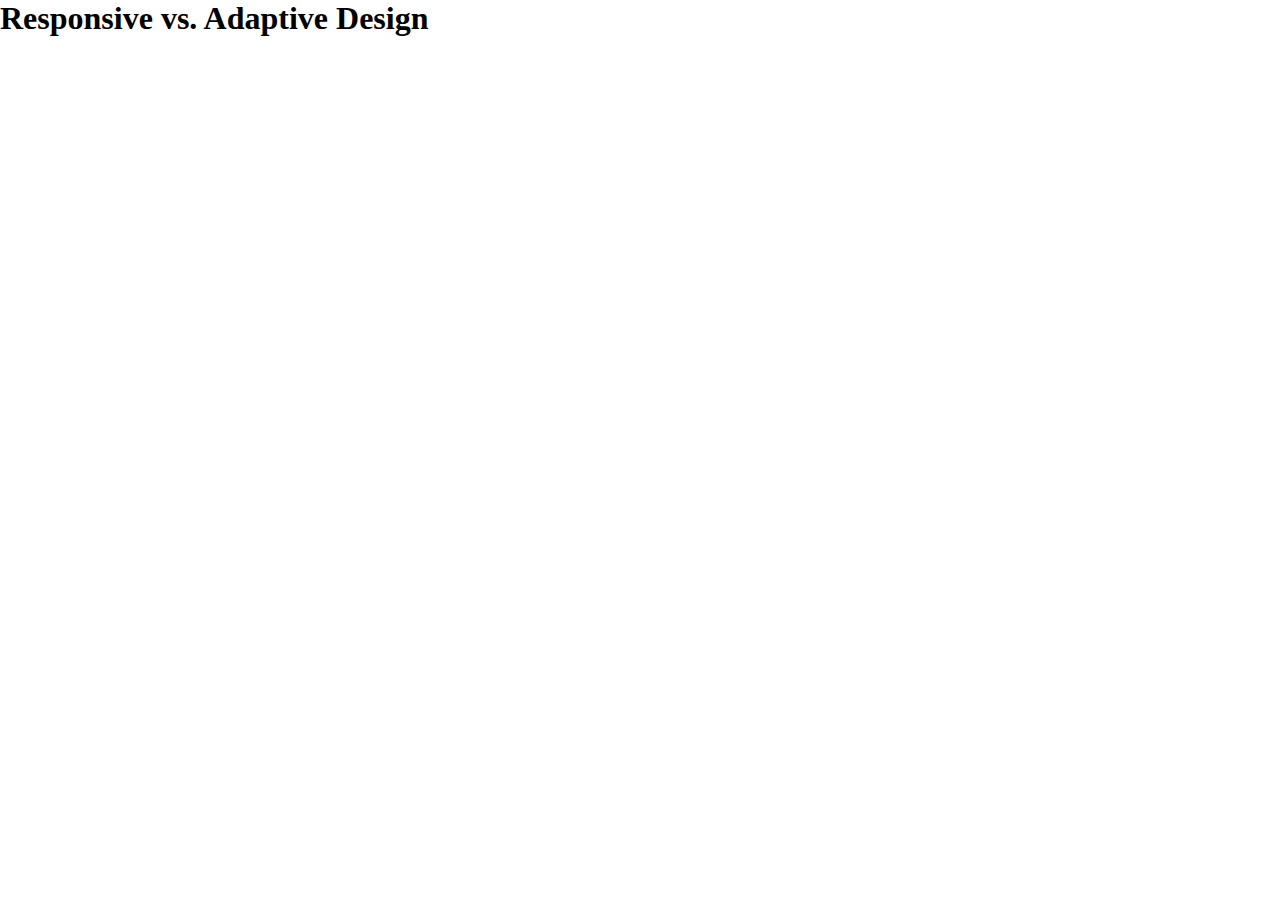
<file: 5-LESSON/5-LESSON/LESSON/index.html>
<!DOCTYPE html>
<html lang="en">
  <head>
    <meta charset="UTF-8" />
    <meta name="viewport" content="width=device-width, initial-scale=1.0" />
    <title>Lesson 29</title>
    <link href="https://unpkg.com/aos@2.3.1/dist/aos.css" rel="stylesheet" />
    <link rel="stylesheet" href="./css/style.css" />
  </head>
  <body>
    <h1>Responsive vs. Adaptive Design</h1>
    <main>
      <section data-aos="flip-up"></section>
    </main>

    <script src="https://unpkg.com/aos@2.3.1/dist/aos.js"></script>
    <script>
      AOS.init();
    </script>
  </body>
</html>
</file>
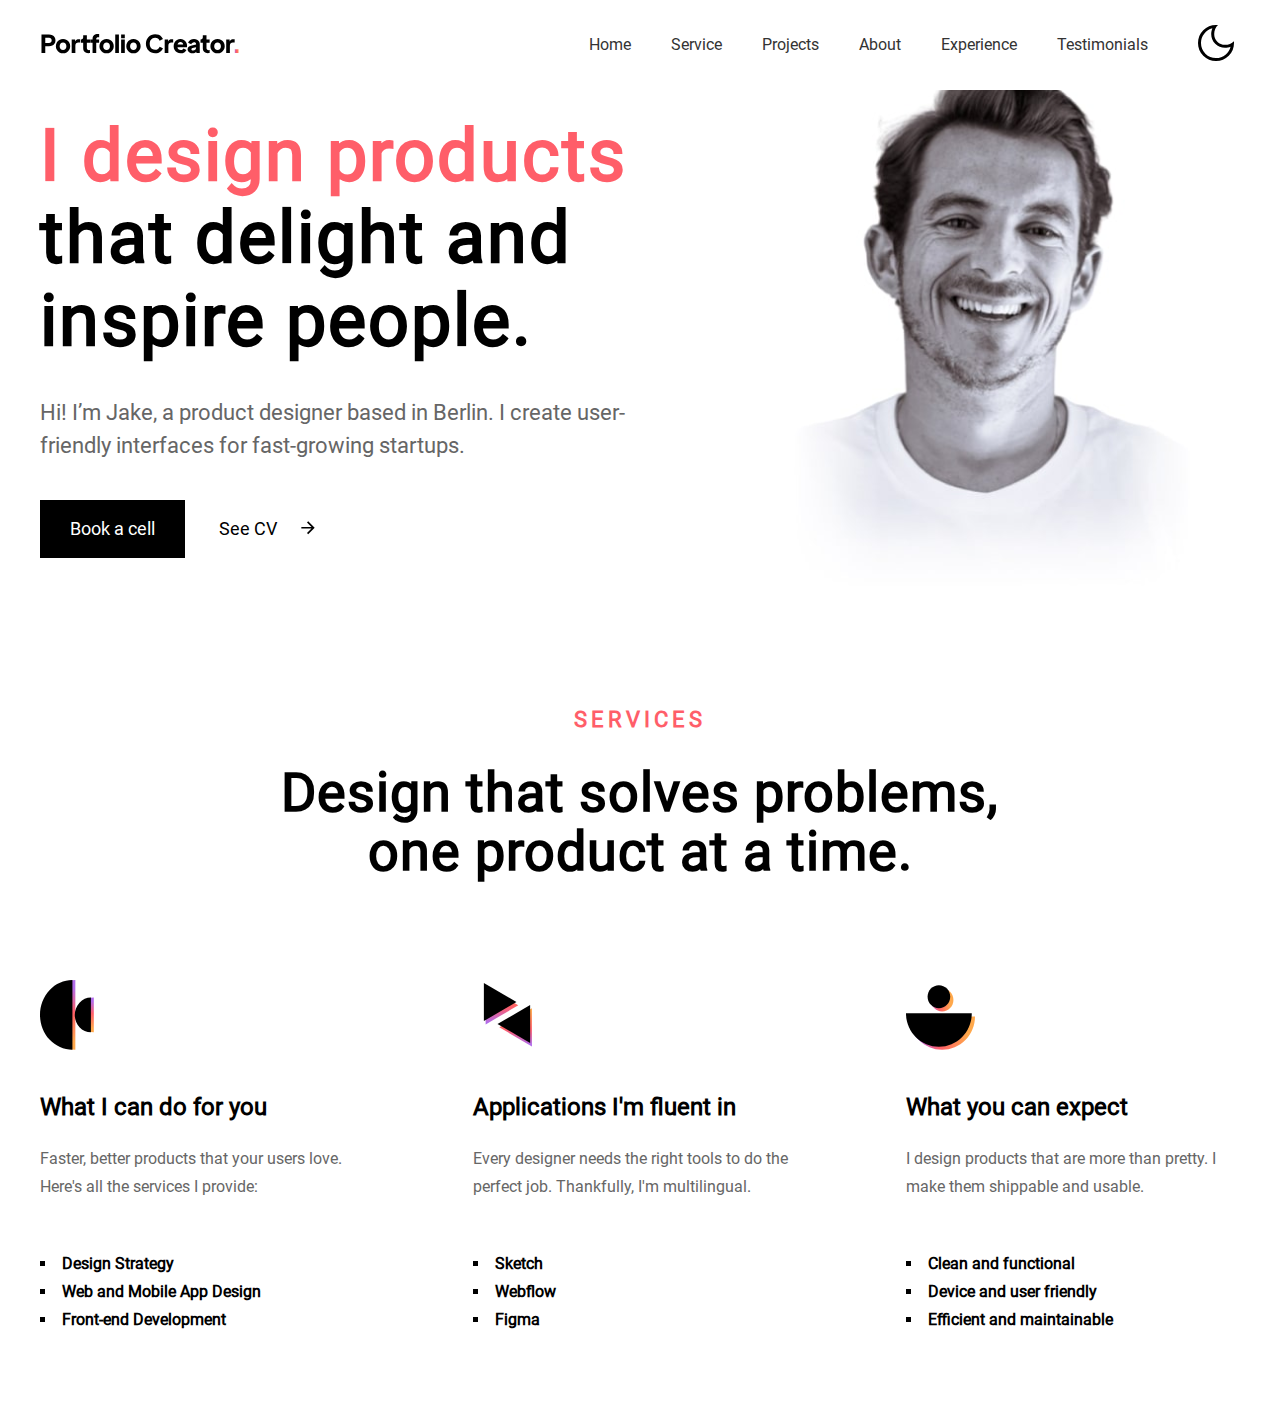
<file: 5-LESSON/5-LESSON/PROJECT/index.html>
<!DOCTYPE html>
<html lang="en">
  <head>
    <meta charset="UTF-8" />
    <meta name="viewport" content="width=device-width, initial-scale=1.0" />
    <title>Portfolio Creator</title>
    <link rel="stylesheet" href="./css/style.css" />
  </head>
  <body>
    <!-- HEADER -->
    <header>
      <div class="container">
        <nav class="navbar">
          <a href="#" class="logo">
            <img src="./img/logo.svg" alt="Logo" />
          </a>
          <div class="nav-items">
            <div class="nav-links">
              <a href="#" class="nav-link">Home</a>
              <a href="#" class="nav-link">Service</a>
              <a href="#" class="nav-link">Projects</a>
              <a href="#" class="nav-link">About</a>
              <a href="#" class="nav-link">Experience</a>
              <a href="#" class="nav-link">Testimonials</a>
            </div>
            <div class="menu">
              <button class="menu-btn">
                <svg
                  xmlns="http://www.w3.org/2000/svg"
                  width="48px"
                  height="48px"
                  viewBox="0 0 24 24"
                  style="fill: rgba(0, 0, 0, 1)"
                >
                  <path d="M4 6h16v2H4zm0 5h16v2H4zm0 5h16v2H4z"></path>
                </svg>
              </button>
            </div>
            <div class="dark-mode">
              <button class="dark-btn">
                <img src="./img/moon.svg" alt="Moon" />
              </button>
            </div>
          </div>
        </nav>
      </div>
    </header>
    <!-- MAIN -->
    <main>
      <section class="hero">
        <div class="container">
          <div class="hero-content">
            <div class="left-content">
              <p class="p-1">
                <span>I design products</span>
                that delight and inspire people.
              </p>
              <p class="p-2">
                Hi! I’m Jake, a product designer based in Berlin. I create
                user-friendly interfaces for fast-growing startups.
              </p>
              <div class="btns">
                <button class="btn btn-left">Book a cell</button>
                <button class="btn btn-right">
                  See CV <img src="./img/arrow-right.svg" alt="Arrow right" />
                </button>
              </div>
            </div>
            <div class="right-content">
              <img src="./img/hero-img.png" alt="Hero img" />
            </div>
          </div>
        </div>
      </section>

      <section class="service">
        <div class="container">
          <div class="service-content">
            <div class="service-heading">
              <p class="heading-1">Services</p>
              <p class="heading-2">
                Design that solves problems, one product at a time.
              </p>
            </div>

            <div class="cards">
              <div class="card">
                <img src="./img/service-1.svg" alt="Service" />
                <p class="p-1">What I can do for you</p>
                <p class="p-2">
                  Faster, better products that your users love. Here's all the
                  services I provide:
                </p>
                <ul>
                  <li>Design Strategy</li>
                  <li>Web and Mobile App Design</li>
                  <li>Front-end Development</li>
                </ul>
              </div>
              <div class="card">
                <img src="./img/service-2.svg" alt="Service" />
                <p class="p-1">Applications I'm fluent in</p>
                <p class="p-2">
                  Every designer needs the right tools to do the perfect job.
                  Thankfully, I'm multilingual.
                </p>
                <ul>
                  <li>Sketch</li>
                  <li>Webflow</li>
                  <li>Figma</li>
                </ul>
              </div>
              <div class="card">
                <img src="./img/service-3.svg" alt="Service" />
                <p class="p-1">What you can expect</p>
                <p class="p-2">
                  I design products that are more than pretty. I make them
                  shippable and usable.
                </p>
                <ul>
                  <li>Clean and functional</li>
                  <li>Device and user friendly</li>
                  <li>Efficient and maintainable</li>
                </ul>
              </div>
            </div>
          </div>
        </div>
      </section>
    </main>
    <!-- FOOTER -->
    <footer></footer>

    <script src="./js/main.js"></script>
  </body>
</html>
</file>
<file: sass/style.css>
* {
  margin: 0;
  padding: 0;
  box-sizing: border-box;
  scroll-behavior: smooth;
}

a {
  text-decoration: none;
}

.container {
  max-width: 1300px;
}

* {
  margin: 0;
  padding: 0;
  box-sizing: border-box;
  scroll-behavior: smooth;
}

a {
  text-decoration: none;
}

.container {
  max-width: 1300px;
}

* {
  margin: 0;
  padding: 0;
  box-sizing: border-box;
  scroll-behavior: smooth;
}

a {
  text-decoration: none;
}

.container {
  max-width: 1300px;
}

body header {
  position: fixed;
  background-color: #fff;
  padding-top: 16px;
  padding-bottom: 16px;
  left: 0;
  right: 0;
  top: 0;
}

body header .container .navbar {
  display: flex;
  flex-direction: row;
  justify-content: space-between;
}

body header .container .navbar .nav-links {
  display: flex;
  flex-direction: row;
  align-items: center;
  gap: 32px;
}

body header .container .navbar .menu {
  display: none;
}

body header .container .navbar .menu-btn {
  background: transparent;
  border: none;
}

body header .container .navbar .nav-link {
  color: #2a2c1f;
  font-family: Roboto;
  font-size: 16px;
  font-style: normal;
  font-weight: 400;
  line-height: 24px; /* 150% */
  outline: none;
}

body header .container .navbar button {
  color: #2a2c1f;
  font-family: Roboto;
  font-size: 16px;
  font-style: normal;
  font-weight: 400;
  line-height: 24px; /* 150% */
  outline: none;
}

body header .container .navbar .search {
  display: flex;
  flex-direction: row;
  align-items: center;
  gap: 4px;
}

body header .container .navbar .btn1 {
  display: flex;
  flex-direction: row;
  justify-content: center;
  border-radius: 6px;
  border: 1px solid #e7e8e3;
  background: #fff;
  box-shadow: 0px 2px 4px 0px rgba(0, 0, 0, 0.08);
  align-items: center;
  gap: 4px;
  width: 100px;
  height: 42px;
}

body header .container .navbar .btn2 {
  border-radius: 6px;
  border: 1px solid #cf6f49;
  background: #cf6f49;
  width: 159px;
  height: 42px;
  color: #fff;
  text-align: center;
  font-family: Roboto;
  font-size: 16px;
  font-style: normal;
  font-weight: 400;
  line-height: 24px; /* 150% */
}

@media (max-width: 976px) {
  body header {
    position: fixed;
    background-color: #fff;
    padding-top: 16px;
    padding-bottom: 16px;
    left: 0;
    right: 0;
    top: 0;
  }
  body header .container .navbar {
    display: flex;
    flex-direction: row;
    justify-content: space-between;
  }
  body header .container .navbar .nav-links {
    display: none;
    flex-direction: row;
    align-items: center;
    gap: 32px;
  }
  body header .container .navbar .open {
    left: 0;
  }
  body header .container .navbar .menu {
    display: block;
  }
}
body footer {
  padding-top: 60px;
  padding-bottom: 60px;
}

body footer .container .footer-content {
  display: flex;
  flex-direction: row;
  justify-content: space-between;
  flex-wrap: wrap;
}

body footer .container .footer-content .left {
  display: flex;
  flex-direction: row;
  justify-content: center;
  flex-wrap: wrap;
  gap: 100px;
}

body footer .container .footer-content .left .foot-links {
  display: flex;
  flex-direction: column;
  gap: 16px;
}

body footer .container .footer-content .left .foot-links a {
  color: #2a2c1f;
  font-family: Roboto;
  font-size: 14px;
  font-style: normal;
  font-weight: 400;
  line-height: 21px; /* 150% */
}

body footer .container .footer-content .right .input-btns {
  display: flex;
  flex-direction: row;
  gap: 16px;
  flex-wrap: wrap;
}

body footer .container .footer-content .right .input-btns .input {
  display: flex;
  flex-direction: row;
  align-items: center;
  border-radius: 6px;
  border: 1px solid #e7e8e3;
  background: #fff;
  box-shadow: 0px 2px 4px 0px rgba(0, 0, 0, 0.08);
  width: 310px;
  height: 48px;
  padding-left: 16px;
  gap: 16px;
}

body footer .container .footer-content .right .input-btns .input input {
  border: none;
  outline: none;
  background-color: transparent;
  color: #65665c;
  font-family: Roboto;
  font-size: 20px;
  font-style: normal;
  font-weight: 400;
  line-height: 30px; /* 150% */
}

body footer .container .footer-content .right .input-btns .btn3 {
  border-radius: 6px;
  border: 1px solid #cf6f49;
  background: #cf6f49;
  width: 154px;
  height: 50px;
  color: #fff;
  font-family: Roboto;
  font-size: 20px;
  font-style: normal;
  font-weight: 400;
  line-height: 30px; /* 150% */
  outline: none;
}

body footer .container .footer-content .right .p30 {
  color: #2a2c1f;
  font-family: Roboto;
  font-size: 16px;
  font-style: normal;
  font-weight: 400;
  line-height: 24px; /* 150% */
}

body footer .container .footer-content .right .p31,
body footer .container .footer-content .right .p32 {
  color: #65665c;
  font-family: Roboto;
  font-size: 16px;
  font-style: normal;
  font-weight: 400;
  line-height: 24px; /* 150% */
  max-width: 379px;
  padding-top: 10px;
  padding-bottom: 15px;
}

body main {
  margin-top: 75px;
}

body main .home {
  background-color: #f0f1ed;
}

body main .home .container .home-content {
  padding-top: 2px;
  display: flex;
  flex-direction: row;
  justify-content: center;
  gap: 60px;
  flex-wrap: wrap;
  align-items: center;
}

body main .home .container .home-content .left {
  display: flex;
  flex-direction: column;
  gap: 20px;
}

body main .home .container .home-content .left .p1 {
  color: #2a2c1f;
  font-family: Roboto;
  font-size: 14px;
  font-style: normal;
  font-weight: 400;
  line-height: 21px; /* 150% */
  border-radius: 32px;
  background: #e7e8e3;
  padding: 4px 12px;
  max-width: 171px;
}

body main .home .container .home-content .left .p2 {
  color: #2a2c1f;
  font-family: Roboto;
  font-size: 56px;
  font-style: normal;
  font-weight: 400;
  line-height: 67.2px; /* 120% */
  max-width: 516px;
}

body main .home .container .home-content .left .p3 {
  color: #65665c;
  font-family: Roboto;
  font-size: 20px;
  font-style: normal;
  font-weight: 400;
  line-height: 30px; /* 150% */
  max-width: 516px;
}

body main .home .container .home-content .left .input-btns {
  display: flex;
  flex-direction: row;
  gap: 16px;
  flex-wrap: wrap;
}

body main .home .container .home-content .left .input-btns .input {
  display: flex;
  flex-direction: row;
  align-items: center;
  border-radius: 6px;
  border: 1px solid #e7e8e3;
  background: #fff;
  box-shadow: 0px 2px 4px 0px rgba(0, 0, 0, 0.08);
  width: 310px;
  height: 48px;
  padding-left: 16px;
  gap: 16px;
}

body main .home .container .home-content .left .input-btns .input input {
  border: none;
  outline: none;
  background-color: transparent;
  color: #65665c;
  font-family: Roboto;
  font-size: 20px;
  font-style: normal;
  font-weight: 400;
  line-height: 30px; /* 150% */
}

body main .home .container .home-content .left .input-btns .btn3 {
  border-radius: 6px;
  border: 1px solid #cf6f49;
  background: #cf6f49;
  width: 154px;
  height: 50px;
  color: #fff;
  font-family: Roboto;
  font-size: 20px;
  font-style: normal;
  font-weight: 400;
  line-height: 30px; /* 150% */
  outline: none;
}

body main .icons {
  padding-top: 67px;
  padding-bottom: 67px;
}

body main .icons .container .icons-content {
  display: flex;
  flex-direction: row;
  justify-content: space-between;
  flex-wrap: wrap;
  row-gap: 40px;
  align-items: center;
  text-align: center;
}

body main .icons .container .icons-content .p4 {
  color: #2a2c1f;
  font-family: Roboto;
  font-size: 18px;
  font-style: normal;
  font-weight: 400;
  line-height: 27px; /* 150% */
  max-width: 243px;
}

body main .icons .container .icons-content .icon {
  display: flex;
  flex-direction: row;
  flex-wrap: wrap;
  gap: 32px;
}

body main .work {
  padding-bottom: 128px;
}

body main .work .container .work-content {
  display: flex;
  flex-direction: column;
  align-items: center;
}

body main .work .container .work-content .p5 {
  color: #2a2c1f;
  text-align: center;
  font-family: Roboto;
  font-size: 48px;
  font-style: normal;
  font-weight: 700;
  line-height: 57.6px; /* 120% */
  padding-top: 125px;
  padding-bottom: 21px;
}

body main .work .container .work-content .p6 {
  color: #65665c;
  text-align: center;
  font-family: Roboto;
  font-size: 18px;
  font-style: normal;
  font-weight: 400;
  line-height: 27px; /* 150% */
  max-width: 754px;
}

body main .work .container .work-content .cards {
  display: flex;
  flex-direction: row;
  gap: 32px;
  flex-wrap: wrap;
  justify-content: center;
  padding-top: 61px;
}

body main .work .container .work-content .cards .card {
  display: flex;
  flex-direction: column;
  align-items: center;
  justify-content: center;
  gap: 20px;
  border-radius: 16px;
  border: 1px solid #e7e8e3;
  background: #fff;
  box-shadow: 0px 2px 4px 0px rgba(0, 0, 0, 0.08);
  width: 405px;
  height: 291px;
}

body main .work .container .work-content .cards .card .svg {
  border-radius: 8px;
  background: #fae8e1;
  width: 48px;
  height: 48px;
  display: flex;
  justify-content: center;
  align-items: center;
}

body main .work .container .work-content .cards .card .p7 {
  color: #2a2c1f;
  text-align: center;
  font-family: Roboto;
  font-size: 24px;
  font-style: normal;
  font-weight: 700;
  line-height: 33.6px; /* 140% */
}

body main .work .container .work-content .cards .card .p8 {
  max-width: 338px;
  color: #65665c;
  text-align: center;
  font-family: Roboto;
  font-size: 16px;
  font-style: normal;
  font-weight: 400;
  line-height: 24px; /* 150% */
}

body main .comfort {
  padding-bottom: 128px;
}

body main .comfort .container .comfort-content {
  display: flex;
  flex-direction: row;
  justify-content: center;
  gap: 140px;
  flex-wrap: wrap;
  align-items: center;
}

body main .comfort .container .comfort-content .left .p9 {
  color: #2a2c1f;
  font-family: Roboto;
  font-size: 14px;
  font-style: normal;
  font-weight: 400;
  line-height: 21px; /* 150% */
  border-radius: 32px;
  background: #e7e8e3;
  max-width: 107px;
  text-align: center;
}

body main .comfort .container .comfort-content .left .p10 {
  color: #2a2c1f;
  font-family: Roboto;
  font-size: 48px;
  font-style: normal;
  font-weight: 700;
  line-height: 57.6px; /* 120% */
  max-width: 453px;
  padding-top: 20px;
  padding-bottom: 28px;
}

body main .comfort .container .comfort-content .left .p11 {
  color: #65665c;
  font-family: Roboto;
  font-size: 18px;
  font-style: normal;
  font-weight: 400;
  line-height: 27px; /* 150% */
  max-width: 520px;
  padding-bottom: 21px;
}

body main .comfort .container .comfort-content .left .buttons button {
  color: #2a2c1f;
  text-align: center;
  font-family: Roboto;
  font-size: 16px;
  font-style: normal;
  font-weight: 400;
  line-height: 24px; /* 150% */
}

body main .comfort .container .comfort-content .left .buttons .btn4 {
  border-radius: 6px;
  border: 1px solid #e7e8e3;
  background: #fff;
  box-shadow: 0px 2px 4px 0px rgba(0, 0, 0, 0.08);
  width: 192px;
  height: 50px;
}

body main .comfort .container .comfort-content .left .buttons .btn5 {
  border: none;
  background-color: #fff;
  margin-left: 24px;
}

body main .fast {
  padding-bottom: 128px;
}

body main .fast .container .fast-content {
  display: flex;
  flex-direction: row;
  justify-content: center;
  flex-wrap: wrap;
  gap: 130px;
  align-items: center;
}

body main .fast .container .fast-content .left .p9 {
  color: #2a2c1f;
  font-family: Roboto;
  font-size: 14px;
  font-style: normal;
  font-weight: 400;
  line-height: 21px; /* 150% */
  border-radius: 32px;
  background: #e7e8e3;
  max-width: 107px;
  text-align: center;
}

body main .fast .container .fast-content .left .p10 {
  color: #2a2c1f;
  font-family: Roboto;
  font-size: 48px;
  font-style: normal;
  font-weight: 700;
  line-height: 57.6px; /* 120% */
  max-width: 453px;
  padding-top: 20px;
  padding-bottom: 28px;
}

body main .fast .container .fast-content .left .p11 {
  color: #65665c;
  font-family: Roboto;
  font-size: 18px;
  font-style: normal;
  font-weight: 400;
  line-height: 27px; /* 150% */
  max-width: 520px;
  padding-bottom: 21px;
}

body main .fast .container .fast-content .left .fast-cards {
  display: flex;
  flex-direction: row;
  gap: 67px;
}

body main .fast .container .fast-content .left .fast-cards .card {
  padding-bottom: 30px;
}

body main .fast .container .fast-content .left .fast-cards .card .p12 {
  color: #2a2c1f;
  font-family: Roboto;
  font-size: 20px;
  font-style: normal;
  font-weight: 700;
  line-height: 28px; /* 140% */
  padding-top: 16px;
  padding-bottom: 18px;
}

body main .fast .container .fast-content .left .fast-cards .card .p13 {
  color: #65665c;
  font-family: Roboto;
  font-size: 16px;
  font-style: normal;
  font-weight: 400;
  line-height: 24px; /* 150% */
  max-width: 245px;
}

body main .fast .container .fast-content .left .buttons button {
  color: #2a2c1f;
  text-align: center;
  font-family: Roboto;
  font-size: 16px;
  font-style: normal;
  font-weight: 400;
  line-height: 24px; /* 150% */
}

body main .fast .container .fast-content .left .buttons .btn4 {
  border-radius: 6px;
  border: 1px solid #e7e8e3;
  background: #fff;
  box-shadow: 0px 2px 4px 0px rgba(0, 0, 0, 0.08);
  width: 192px;
  height: 50px;
}

body main .fast .container .fast-content .left .buttons .btn5 {
  border: none;
  background-color: #fff;
  margin-left: 24px;
}

body main .area {
  background: #f5f5f2;
  padding-top: 128px;
  padding-bottom: 158px;
}

body main .area .container .area-content {
  display: flex;
  flex-direction: column;
  align-items: center;
}

body main .area .container .area-content .p14 {
  color: #2a2c1f;
  text-align: center;
  font-family: Roboto;
  font-size: 14px;
  font-style: normal;
  font-weight: 400;
  line-height: 21px; /* 150% */
  width: 92px;
  height: 29px;
  border-radius: 32px;
  padding-top: 4px;
  background: #e7e8e3;
}

body main .area .container .area-content .p15 {
  color: #2a2c1f;
  text-align: center;
  font-family: Roboto;
  font-size: 48px;
  font-style: normal;
  font-weight: 700;
  line-height: 57.6px; /* 120% */
  padding-top: 21px;
  padding-bottom: 80px;
}

body main .area .container .area-content .area-cards {
  display: flex;
  flex-direction: column;
  gap: 32px;
}

body main .area .container .area-content .area-cards .line-1 {
  display: flex;
  flex-direction: row;
  justify-content: center;
  gap: 32px;
  flex-wrap: wrap;
}

body main .area .container .area-content .area-cards .line-1 .card {
  border-radius: 12px;
  background: #fff;
  max-width: 405px;
  box-shadow: 0px 2px 4px 0px rgba(0, 0, 0, 0.08);
}

body main .area .container .area-content .area-cards .line-1 .card .card-text {
  padding: 24px;
}

body main .area .container .area-content .area-cards .line-1 .card .card-text .p16 {
  color: #2a2c1f;
  font-family: Roboto;
  font-size: 24px;
  font-style: normal;
  font-weight: 700;
  line-height: 33.6px; /* 140% */
}

body main .area .container .area-content .area-cards .line-1 .card .card-text .p17 {
  color: #2a2c1f;
  font-family: Roboto;
  font-size: 18px;
  font-style: normal;
  font-weight: 700;
  line-height: 27px; /* 150% */
}

body main .area .container .area-content .area-cards .line-1 .card .card-text .p18 {
  color: #65665c;
  font-family: Roboto;
  font-size: 16px;
  font-style: normal;
  font-weight: 400;
  line-height: 24px; /* 150% */
  padding-top: 16px;
  padding-bottom: 16px;
}

body main .area .container .area-content .area-cards .line-1 .card .card-text .card-b {
  display: flex;
  flex-direction: row;
  gap: 26px;
}

body main .area .container .area-content .area-cards .line-1 .card .card-text .card-b .p19 {
  color: #65665c;
  font-family: Roboto;
  font-size: 16px;
  font-style: normal;
  font-weight: 400;
  line-height: 24px; /* 150% */
}

body main .area .container .area-content .buttons {
  text-align: center;
}

body main .area .container .area-content .buttons button {
  color: #2a2c1f;
  text-align: center;
  font-family: Roboto;
  font-size: 16px;
  font-style: normal;
  font-weight: 400;
  line-height: 24px; /* 150% */
}

body main .area .container .area-content .buttons .btn4 {
  border-radius: 6px;
  border: 1px solid #e7e8e3;
  background: #fff;
  box-shadow: 0px 2px 4px 0px rgba(0, 0, 0, 0.08);
  width: 192px;
  height: 50px;
}

body main .area .container .area-content .buttons .btn5 {
  border: none;
  background-color: transparent;
  margin-left: 24px;
}

body main .location {
  background: #f5f5f2;
  padding-bottom: 128px;
}

body main .location .container .location-content {
  display: flex;
  flex-direction: column;
  align-items: center;
}

body main .location .container .location-content .p16 {
  color: #2a2c1f;
  text-align: center;
  font-family: Roboto;
  font-size: 48px;
  font-style: normal;
  font-weight: 700;
  line-height: 57.6px; /* 120% */
}

body main .location .container .location-content .p17 {
  color: #65665c;
  text-align: center;
  font-family: Roboto;
  font-size: 18px;
  font-style: normal;
  font-weight: 400;
  line-height: 27px; /* 150% */
  max-width: 713px;
  padding-top: 25px;
  padding-bottom: 73px;
}

body main .location .container .location-content .cards {
  display: flex;
  flex-direction: row;
  flex-wrap: wrap;
  justify-content: center;
  gap: 16px;
  padding-bottom: 80px;
}

body main .location .container .location-content .cards .card {
  border-radius: 16px;
  border: 1px solid #e7e8e3;
  background: #fff;
  box-shadow: 0px 2px 4px 0px rgba(0, 0, 0, 0.08);
  width: 416px;
  height: 130px;
}

body main .location .container .location-content .cards .card .p18 {
  color: #2a2c1f;
  font-family: Roboto;
  font-size: 20px;
  font-style: normal;
  font-weight: 700;
  line-height: 28px; /* 140% */
  padding-top: 33px;
  padding-left: 33px;
}

body main .location .container .location-content .cards .card .p19 {
  color: #2a2c1f;
  font-family: Roboto;
  font-size: 16px;
  font-style: normal;
  font-weight: 400;
  line-height: 24px; /* 150% */
  padding-top: 13px;
  padding-left: 33px;
}

body main .location .container .location-content .buttons {
  text-align: center;
}

body main .location .container .location-content .buttons button {
  color: #2a2c1f;
  text-align: center;
  font-family: Roboto;
  font-size: 16px;
  font-style: normal;
  font-weight: 400;
  line-height: 24px; /* 150% */
}

body main .location .container .location-content .buttons .btn4 {
  border-radius: 6px;
  border: 1px solid #e7e8e3;
  background: #fff;
  box-shadow: 0px 2px 4px 0px rgba(0, 0, 0, 0.08);
  width: 192px;
  height: 50px;
}

body main .location .container .location-content .buttons .btn5 {
  border: none;
  background-color: transparent;
  margin-left: 24px;
}

body main .priorit .container .priorit-content {
  display: flex;
  flex-direction: column;
  justify-content: center;
  align-items: center;
  border-radius: 24px;
  background: #65665c;
  width: 100%;
  height: 465px;
}

body main .priorit .container .priorit-content .p18 {
  color: #fff;
  text-align: center;
  font-family: Roboto;
  font-size: 48px;
  font-style: normal;
  font-weight: 700;
  line-height: 57.6px; /* 120% */
}

body main .priorit .container .priorit-content .p19 {
  color: #e7e8e3;
  text-align: center;
  font-family: Roboto;
  font-size: 18px;
  font-style: normal;
  font-weight: 400;
  line-height: 27px; /* 150% */
  max-width: 765px;
  padding-top: 29px;
  padding-bottom: 13px;
}

body main .priorit .container .priorit-content .btn6 {
  width: 137px;
  height: 50px;
  border-radius: 6px;
  border: 1px solid #cf6f49;
  background: #cf6f49;
  color: #fff;
  text-align: center;
  font-family: Roboto;
  font-size: 16px;
  font-style: normal;
  font-weight: 400;
  line-height: 24px; /* 150% */
  outline: none;
}

body main .say .container .say-content .p20 {
  color: #2a2c1f;
  text-align: center;
  font-family: Roboto;
  font-size: 48px;
  font-style: normal;
  font-weight: 700;
  line-height: 57.6px; /* 120% */
}

body main .say .container .say-content .p21 {
  color: #65665c;
  text-align: center;
  font-family: Roboto;
  font-size: 18px;
  font-style: normal;
  font-weight: 400;
  line-height: 27px; /* 150% */
}

body main .say .container .say-content .cards {
  display: flex;
  flex-direction: row;
  flex-wrap: wrap;
  justify-content: space-between;
  padding-top: 80px;
  padding-bottom: 160px;
  gap: 32px;
}

body main .say .container .say-content .cards .card {
  width: 405px;
  height: 325px;
  border-radius: 16px;
  border: 1px solid #e7e8e3;
  background: #fff;
  box-shadow: 0px 2px 4px 0px rgba(0, 0, 0, 0.08);
  padding-top: 33px;
  padding-left: 33px;
}

body main .say .container .say-content .cards .card .p22 {
  color: #2a2c1f;
  font-family: Roboto;
  font-size: 18px;
  font-style: normal;
  font-weight: 400;
  line-height: 27px;
  max-width: 339px; /* 150% */
  padding-bottom: 29px;
  padding-top: 10px;
}

body main .say .container .say-content .cards .card .profile {
  display: flex;
  flex-direction: row;
  align-items: center;
}

body main .say .container .say-content .cards .card .profile .p23 {
  color: #2a2c1f;
  font-family: Roboto;
  font-size: 16px;
  font-style: normal;
  font-weight: 700;
  line-height: 24px; /* 150% */
}

body main .say .container .say-content .cards .card .profile .p24 {
  color: #65665c;
  font-family: Roboto;
  font-size: 16px;
  font-style: normal;
  font-weight: 400;
  line-height: 24px; /* 150% */
}

body main .post {
  background: #f5f5f2;
}

body main .post .container .post-content {
  padding-bottom: 128px;
}

body main .post .container .post-content .p25 {
  color: #2a2c1f;
  font-family: Roboto;
  font-size: 48px;
  font-style: normal;
  font-weight: 700;
  line-height: 57.6px; /* 120% */
  padding-top: 178px;
  padding-bottom: 29px;
}

body main .post .container .post-content .p26 {
  color: #65665c;
  font-family: Roboto;
  font-size: 18px;
  font-style: normal;
  font-weight: 400;
  line-height: 27px; /* 150% */
  max-width: 710px;
  padding-bottom: 78px;
}

body main .post .container .post-content .line-1 {
  display: flex;
  flex-direction: row;
  justify-content: center;
  gap: 32px;
  flex-wrap: wrap;
}

body main .post .container .post-content .line-1 .card {
  border-radius: 12px;
  background: #fff;
  max-width: 405px;
  box-shadow: 0px 2px 4px 0px rgba(0, 0, 0, 0.08);
}

body main .post .container .post-content .line-1 .card .card-text {
  padding: 24px;
}

body main .post .container .post-content .line-1 .card .card-text .p16 {
  color: #2a2c1f;
  font-family: Roboto;
  font-size: 24px;
  font-style: normal;
  font-weight: 700;
  line-height: 33.6px; /* 140% */
}

body main .post .container .post-content .line-1 .card .card-text .p17 {
  color: #2a2c1f;
  font-family: Roboto;
  font-size: 18px;
  font-style: normal;
  font-weight: 700;
  line-height: 27px; /* 150% */
}

body main .post .container .post-content .line-1 .card .card-text .p18 {
  color: #65665c;
  font-family: Roboto;
  font-size: 16px;
  font-style: normal;
  font-weight: 400;
  line-height: 24px; /* 150% */
  padding-top: 16px;
  padding-bottom: 16px;
}

body main .post .container .post-content .line-1 .card .card-text .card-b {
  display: flex;
  flex-direction: row;
  gap: 26px;
}

body main .post .container .post-content .line-1 .card .card-text .card-b .p19 {
  color: #65665c;
  font-family: Roboto;
  font-size: 16px;
  font-style: normal;
  font-weight: 400;
  line-height: 24px; /* 150% */
}

@media (max-width: 976px) {
  .menu {
    display: block;
  }
}
@media (max-width: 756px) {
  .home {
    background-color: #f0f1ed;
  }
  .home .container .home-content {
    padding-top: 2px;
    display: flex;
    flex-direction: row;
    justify-content: center;
    gap: 60px;
    flex-wrap: wrap;
    align-items: center;
  }
  .home .container .home-content .right img {
    max-width: 500px;
  }
}
@media (max-width: 570px) {
  body main .comfort {
    padding-bottom: 128px;
  }
  body main .comfort .container .comfort-content {
    display: flex;
    flex-direction: row;
    justify-content: center;
    gap: 140px;
    flex-wrap: wrap;
    align-items: center;
  }
  body main .comfort .container .comfort-content .left .p9 {
    color: #2a2c1f;
    font-family: Roboto;
    font-size: 14px;
    font-style: normal;
    font-weight: 400;
    line-height: 21px; /* 150% */
    border-radius: 32px;
    background: #e7e8e3;
    max-width: 107px;
    text-align: center;
  }
  body main .comfort .container .comfort-content .left .p10 {
    color: #2a2c1f;
    font-family: Roboto;
    font-size: 48px;
    font-style: normal;
    font-weight: 700;
    line-height: 57.6px; /* 120% */
    max-width: 453px;
    padding-top: 20px;
    padding-bottom: 28px;
  }
  body main .comfort .container .comfort-content .left .p11 {
    color: #65665c;
    font-family: Roboto;
    font-size: 18px;
    font-style: normal;
    font-weight: 400;
    line-height: 27px; /* 150% */
    max-width: 520px;
    padding-bottom: 21px;
  }
  body main .comfort .container .comfort-content .left .buttons button {
    color: #2a2c1f;
    text-align: center;
    font-family: Roboto;
    font-size: 16px;
    font-style: normal;
    font-weight: 400;
    line-height: 24px; /* 150% */
  }
  body main .comfort .container .comfort-content .left .buttons .btn4 {
    border-radius: 6px;
    border: 1px solid #e7e8e3;
    background: #fff;
    box-shadow: 0px 2px 4px 0px rgba(0, 0, 0, 0.08);
    width: 192px;
    height: 50px;
  }
  body main .comfort .container .comfort-content .left .buttons .btn5 {
    border: none;
    background-color: #fff;
    margin-left: 24px;
  }
  body main .comfort .container .comfort-content .right img {
    max-width: 400px;
  }
  body main .fast {
    padding-bottom: 128px;
  }
  body main .fast .container .fast-content {
    display: flex;
    flex-direction: row;
    justify-content: center;
    flex-wrap: wrap;
    gap: 130px;
    align-items: center;
  }
  body main .fast .container .fast-content .left .p9 {
    color: #2a2c1f;
    font-family: Roboto;
    font-size: 14px;
    font-style: normal;
    font-weight: 400;
    line-height: 21px; /* 150% */
    border-radius: 32px;
    background: #e7e8e3;
    max-width: 107px;
    text-align: center;
  }
  body main .fast .container .fast-content .left .p10 {
    color: #2a2c1f;
    font-family: Roboto;
    font-size: 48px;
    font-style: normal;
    font-weight: 700;
    line-height: 57.6px; /* 120% */
    max-width: 453px;
    padding-top: 20px;
    padding-bottom: 28px;
  }
  body main .fast .container .fast-content .left .p11 {
    color: #65665c;
    font-family: Roboto;
    font-size: 18px;
    font-style: normal;
    font-weight: 400;
    line-height: 27px; /* 150% */
    max-width: 520px;
    padding-bottom: 21px;
  }
  body main .fast .container .fast-content .left .fast-cards {
    display: flex;
    flex-direction: row;
    flex-wrap: wrap;
    justify-content: center;
    gap: 67px;
  }
  body main .fast .container .fast-content .left .fast-cards .card {
    padding-bottom: 30px;
  }
  body main .fast .container .fast-content .left .fast-cards .card .p12 {
    color: #2a2c1f;
    font-family: Roboto;
    font-size: 20px;
    font-style: normal;
    font-weight: 700;
    line-height: 28px; /* 140% */
    padding-top: 16px;
    padding-bottom: 18px;
  }
  body main .fast .container .fast-content .left .fast-cards .card .p13 {
    color: #65665c;
    font-family: Roboto;
    font-size: 16px;
    font-style: normal;
    font-weight: 400;
    line-height: 24px; /* 150% */
    max-width: 245px;
  }
  body main .fast .container .fast-content .left .buttons button {
    color: #2a2c1f;
    text-align: center;
    font-family: Roboto;
    font-size: 16px;
    font-style: normal;
    font-weight: 400;
    line-height: 24px; /* 150% */
  }
  body main .fast .container .fast-content .left .buttons .btn4 {
    border-radius: 6px;
    border: 1px solid #e7e8e3;
    background: #fff;
    box-shadow: 0px 2px 4px 0px rgba(0, 0, 0, 0.08);
    width: 192px;
    height: 50px;
  }
  body main .fast .container .fast-content .left .buttons .btn5 {
    border: none;
    background-color: #fff;
    margin-left: 24px;
  }
  body main .fast .container .fast-content .right img {
    max-width: 400px;
  }
}
@media (max-width: 500px) {
  body main .home {
    background-color: #f0f1ed;
  }
  body main .home .container .home-content {
    padding-top: 2px;
    display: flex;
    flex-direction: row;
    justify-content: center;
    gap: 60px;
    flex-wrap: wrap;
    align-items: center;
  }
  body main .home .container .home-content .right img {
    max-width: 300px;
  }
  body main .home .container .home-content .right .left .p2 {
    font-size: 28px;
  }
}
@media (max-width: 500px) {
  body main .work {
    padding-bottom: 128px;
  }
  body main .work .container .work-content {
    display: flex;
    flex-direction: column;
    align-items: center;
  }
  body main .work .container .work-content .p5 {
    color: #2a2c1f;
    text-align: center;
    font-family: Roboto;
    font-size: 48px;
    font-style: normal;
    font-weight: 700;
    line-height: 57.6px; /* 120% */
    padding-top: 125px;
    padding-bottom: 21px;
  }
  body main .work .container .work-content .p6 {
    color: #65665c;
    text-align: center;
    font-family: Roboto;
    font-size: 18px;
    font-style: normal;
    font-weight: 400;
    line-height: 27px; /* 150% */
    max-width: 754px;
  }
  body main .work .container .work-content .cards {
    display: flex;
    flex-direction: row;
    gap: 32px;
    flex-wrap: wrap;
    justify-content: center;
    padding-top: 61px;
  }
  body main .work .container .work-content .cards .card {
    display: flex;
    flex-direction: column;
    align-items: center;
    justify-content: center;
    gap: 20px;
    border-radius: 16px;
    border: 1px solid #e7e8e3;
    background: #fff;
    box-shadow: 0px 2px 4px 0px rgba(0, 0, 0, 0.08);
    width: 305px;
    height: 291px;
  }
  body main .work .container .work-content .cards .card .svg {
    border-radius: 8px;
    background: #fae8e1;
    width: 48px;
    height: 48px;
    display: flex;
    justify-content: center;
    align-items: center;
  }
  body main .work .container .work-content .cards .card .p7 {
    color: #2a2c1f;
    text-align: center;
    font-family: Roboto;
    font-size: 24px;
    font-style: normal;
    font-weight: 700;
    line-height: 33.6px; /* 140% */
  }
  body main .work .container .work-content .cards .card .p8 {
    max-width: 338px;
    color: #65665c;
    text-align: center;
    font-family: Roboto;
    font-size: 16px;
    font-style: normal;
    font-weight: 400;
    line-height: 24px; /* 150% */
  }
  body main .area {
    background: #f5f5f2;
    padding-top: 128px;
    padding-bottom: 158px;
  }
  body main .area .container .area-content {
    display: flex;
    flex-direction: column;
    align-items: center;
  }
  body main .area .container .area-content .p14 {
    color: #2a2c1f;
    text-align: center;
    font-family: Roboto;
    font-size: 14px;
    font-style: normal;
    font-weight: 400;
    line-height: 21px; /* 150% */
    width: 92px;
    height: 29px;
    border-radius: 32px;
    padding-top: 4px;
    background: #e7e8e3;
  }
  body main .area .container .area-content .p15 {
    color: #2a2c1f;
    text-align: center;
    font-family: Roboto;
    font-size: 48px;
    font-style: normal;
    font-weight: 700;
    line-height: 57.6px; /* 120% */
    padding-top: 21px;
    padding-bottom: 80px;
  }
  body main .area .container .area-content .area-cards {
    display: flex;
    flex-direction: column;
    gap: 32px;
  }
  body main .area .container .area-content .area-cards .line-1 {
    display: flex;
    flex-direction: row;
    justify-content: center;
    gap: 32px;
    flex-wrap: wrap;
  }
  body main .area .container .area-content .area-cards .line-1 .card {
    border-radius: 12px;
    background: #fff;
    max-width: 305px;
    box-shadow: 0px 2px 4px 0px rgba(0, 0, 0, 0.08);
  }
  body main .area .container .area-content .area-cards .line-1 .card img {
    overflow: hidden;
    max-width: 305px;
  }
  body main .area .container .area-content .area-cards .line-1 .card .card-text {
    padding: 24px;
  }
  body main .area .container .area-content .area-cards .line-1 .card .card-text .p16 {
    color: #2a2c1f;
    font-family: Roboto;
    font-size: 24px;
    font-style: normal;
    font-weight: 700;
    line-height: 33.6px; /* 140% */
  }
  body main .area .container .area-content .area-cards .line-1 .card .card-text .p17 {
    color: #2a2c1f;
    font-family: Roboto;
    font-size: 18px;
    font-style: normal;
    font-weight: 700;
    line-height: 27px; /* 150% */
  }
  body main .area .container .area-content .area-cards .line-1 .card .card-text .p18 {
    color: #65665c;
    font-family: Roboto;
    font-size: 16px;
    font-style: normal;
    font-weight: 400;
    line-height: 24px; /* 150% */
    padding-top: 16px;
    padding-bottom: 16px;
  }
  body main .area .container .area-content .area-cards .line-1 .card .card-text .card-b {
    display: flex;
    flex-direction: row;
    gap: 26px;
  }
  body main .area .container .area-content .area-cards .line-1 .card .card-text .card-b .p19 {
    color: #65665c;
    font-family: Roboto;
    font-size: 16px;
    font-style: normal;
    font-weight: 400;
    line-height: 24px; /* 150% */
  }
  body main .area .container .area-content .buttons {
    text-align: center;
  }
  body main .area .container .area-content .buttons button {
    color: #2a2c1f;
    text-align: center;
    font-family: Roboto;
    font-size: 16px;
    font-style: normal;
    font-weight: 400;
    line-height: 24px; /* 150% */
  }
  body main .area .container .area-content .buttons .btn4 {
    border-radius: 6px;
    border: 1px solid #e7e8e3;
    background: #fff;
    box-shadow: 0px 2px 4px 0px rgba(0, 0, 0, 0.08);
    width: 192px;
    height: 50px;
  }
  body main .area .container .area-content .buttons .btn5 {
    border: none;
    background-color: transparent;
    margin-left: 24px;
  }
  body main .location {
    background: #f5f5f2;
    padding-bottom: 128px;
  }
  body main .location .container .location-content {
    display: flex;
    flex-direction: column;
    align-items: center;
  }
  body main .location .container .location-content .p16 {
    color: #2a2c1f;
    text-align: center;
    font-family: Roboto;
    font-size: 48px;
    font-style: normal;
    font-weight: 700;
    line-height: 57.6px; /* 120% */
  }
  body main .location .container .location-content .p17 {
    color: #65665c;
    text-align: center;
    font-family: Roboto;
    font-size: 18px;
    font-style: normal;
    font-weight: 400;
    line-height: 27px; /* 150% */
    max-width: 713px;
    padding-top: 25px;
    padding-bottom: 73px;
  }
  body main .location .container .location-content .cards {
    display: flex;
    flex-direction: row;
    flex-wrap: wrap;
    justify-content: center;
    gap: 16px;
    padding-bottom: 80px;
  }
  body main .location .container .location-content .cards .card {
    border-radius: 16px;
    border: 1px solid #e7e8e3;
    background: #fff;
    box-shadow: 0px 2px 4px 0px rgba(0, 0, 0, 0.08);
    width: 316px;
    height: 130px;
  }
  body main .location .container .location-content .cards .card .p18 {
    color: #2a2c1f;
    font-family: Roboto;
    font-size: 20px;
    font-style: normal;
    font-weight: 700;
    line-height: 28px; /* 140% */
    padding-top: 33px;
    padding-left: 33px;
  }
  body main .location .container .location-content .cards .card .p19 {
    color: #2a2c1f;
    font-family: Roboto;
    font-size: 16px;
    font-style: normal;
    font-weight: 400;
    line-height: 24px; /* 150% */
    padding-top: 13px;
    padding-left: 33px;
  }
  body main .location .container .location-content .buttons {
    text-align: center;
  }
  body main .location .container .location-content .buttons button {
    color: #2a2c1f;
    text-align: center;
    font-family: Roboto;
    font-size: 16px;
    font-style: normal;
    font-weight: 400;
    line-height: 24px; /* 150% */
  }
  body main .location .container .location-content .buttons .btn4 {
    border-radius: 6px;
    border: 1px solid #e7e8e3;
    background: #fff;
    box-shadow: 0px 2px 4px 0px rgba(0, 0, 0, 0.08);
    width: 192px;
    height: 50px;
  }
  body main .location .container .location-content .buttons .btn5 {
    border: none;
    background-color: transparent;
    margin-left: 24px;
  }
  body main .say .container .say-content .p20 {
    color: #2a2c1f;
    text-align: center;
    font-family: Roboto;
    font-size: 48px;
    font-style: normal;
    font-weight: 700;
    line-height: 57.6px; /* 120% */
  }
  body main .say .container .say-content .p21 {
    color: #65665c;
    text-align: center;
    font-family: Roboto;
    font-size: 18px;
    font-style: normal;
    font-weight: 400;
    line-height: 27px; /* 150% */
  }
  body main .say .container .say-content .cards {
    display: flex;
    flex-direction: row;
    flex-wrap: wrap;
    justify-content: space-between;
    padding-top: 80px;
    padding-bottom: 160px;
    gap: 32px;
  }
  body main .say .container .say-content .cards .card {
    width: 305px;
    height: 325px;
    border-radius: 16px;
    border: 1px solid #e7e8e3;
    background: #fff;
    box-shadow: 0px 2px 4px 0px rgba(0, 0, 0, 0.08);
    padding-top: 33px;
    padding-left: 33px;
  }
  body main .say .container .say-content .cards .card .p22 {
    color: #2a2c1f;
    font-family: Roboto;
    font-size: 18px;
    font-style: normal;
    font-weight: 400;
    line-height: 27px;
    max-width: 239px; /* 150% */
    padding-bottom: 29px;
    padding-top: 10px;
  }
  body main .say .container .say-content .cards .card .profile {
    display: flex;
    flex-direction: row;
    align-items: center;
  }
  body main .say .container .say-content .cards .card .profile .p23 {
    color: #2a2c1f;
    font-family: Roboto;
    font-size: 16px;
    font-style: normal;
    font-weight: 700;
    line-height: 24px; /* 150% */
  }
  body main .say .container .say-content .cards .card .profile .p24 {
    color: #65665c;
    font-family: Roboto;
    font-size: 16px;
    font-style: normal;
    font-weight: 400;
    line-height: 24px; /* 150% */
  }
}
@media (max-width: 400px) {
  body main .post {
    background: #f5f5f2;
  }
  body main .post .container .post-content {
    padding-bottom: 128px;
  }
  body main .post .container .post-content .p25 {
    color: #2a2c1f;
    font-family: Roboto;
    font-size: 48px;
    font-style: normal;
    font-weight: 700;
    line-height: 57.6px; /* 120% */
    padding-top: 178px;
    padding-bottom: 29px;
  }
  body main .post .container .post-content .p26 {
    color: #65665c;
    font-family: Roboto;
    font-size: 18px;
    font-style: normal;
    font-weight: 400;
    line-height: 27px; /* 150% */
    max-width: 710px;
    padding-bottom: 78px;
  }
  body main .post .container .post-content .line-1 {
    display: flex;
    flex-direction: row;
    justify-content: center;
    gap: 32px;
    flex-wrap: wrap;
  }
  body main .post .container .post-content .line-1 .card {
    border-radius: 12px;
    background: #fff;
    max-width: 305px;
    box-shadow: 0px 2px 4px 0px rgba(0, 0, 0, 0.08);
  }
  body main .post .container .post-content .line-1 .card img {
    max-width: 300px;
  }
  body main .post .container .post-content .line-1 .card .card-text {
    padding: 24px;
  }
  body main .post .container .post-content .line-1 .card .card-text .p16 {
    color: #2a2c1f;
    font-family: Roboto;
    font-size: 24px;
    font-style: normal;
    font-weight: 700;
    line-height: 33.6px; /* 140% */
  }
  body main .post .container .post-content .line-1 .card .card-text .p17 {
    color: #2a2c1f;
    font-family: Roboto;
    font-size: 18px;
    font-style: normal;
    font-weight: 700;
    line-height: 27px; /* 150% */
  }
  body main .post .container .post-content .line-1 .card .card-text .p18 {
    color: #65665c;
    font-family: Roboto;
    font-size: 16px;
    font-style: normal;
    font-weight: 400;
    line-height: 24px; /* 150% */
    padding-top: 16px;
    padding-bottom: 16px;
  }
  body main .post .container .post-content .line-1 .card .card-text .card-b {
    display: flex;
    flex-direction: row;
    gap: 26px;
  }
  body main .post .container .post-content .line-1 .card .card-text .card-b .p19 {
    color: #65665c;
    font-family: Roboto;
    font-size: 16px;
    font-style: normal;
    font-weight: 400;
    line-height: 24px; /* 150% */
  }
  body main .comfort {
    padding-bottom: 128px;
  }
  body main .comfort .container .comfort-content {
    display: flex;
    flex-direction: row;
    justify-content: center;
    gap: 140px;
    flex-wrap: wrap;
    align-items: center;
  }
  body main .comfort .container .comfort-content .left .p9 {
    color: #2a2c1f;
    font-family: Roboto;
    font-size: 14px;
    font-style: normal;
    font-weight: 400;
    line-height: 21px; /* 150% */
    border-radius: 32px;
    background: #e7e8e3;
    max-width: 107px;
    text-align: center;
  }
  body main .comfort .container .comfort-content .left .p10 {
    color: #2a2c1f;
    font-family: Roboto;
    font-size: 48px;
    font-style: normal;
    font-weight: 700;
    line-height: 57.6px; /* 120% */
    max-width: 453px;
    padding-top: 20px;
    padding-bottom: 28px;
  }
  body main .comfort .container .comfort-content .left .p11 {
    color: #65665c;
    font-family: Roboto;
    font-size: 18px;
    font-style: normal;
    font-weight: 400;
    line-height: 27px; /* 150% */
    max-width: 520px;
    padding-bottom: 21px;
  }
  body main .comfort .container .comfort-content .left .buttons button {
    color: #2a2c1f;
    text-align: center;
    font-family: Roboto;
    font-size: 16px;
    font-style: normal;
    font-weight: 400;
    line-height: 24px; /* 150% */
  }
  body main .comfort .container .comfort-content .left .buttons .btn4 {
    border-radius: 6px;
    border: 1px solid #e7e8e3;
    background: #fff;
    box-shadow: 0px 2px 4px 0px rgba(0, 0, 0, 0.08);
    width: 192px;
    height: 50px;
  }
  body main .comfort .container .comfort-content .left .buttons .btn5 {
    border: none;
    background-color: #fff;
    margin-left: 24px;
  }
  body main .comfort .container .comfort-content .right img {
    max-width: 300px;
  }
  body main .fast {
    padding-bottom: 128px;
  }
  body main .fast .container .fast-content {
    display: flex;
    flex-direction: row;
    justify-content: center;
    flex-wrap: wrap;
    gap: 130px;
    align-items: center;
  }
  body main .fast .container .fast-content .left .p9 {
    color: #2a2c1f;
    font-family: Roboto;
    font-size: 14px;
    font-style: normal;
    font-weight: 400;
    line-height: 21px; /* 150% */
    border-radius: 32px;
    background: #e7e8e3;
    max-width: 107px;
    text-align: center;
  }
  body main .fast .container .fast-content .left .p10 {
    color: #2a2c1f;
    font-family: Roboto;
    font-size: 48px;
    font-style: normal;
    font-weight: 700;
    line-height: 57.6px; /* 120% */
    max-width: 453px;
    padding-top: 20px;
    padding-bottom: 28px;
  }
  body main .fast .container .fast-content .left .p11 {
    color: #65665c;
    font-family: Roboto;
    font-size: 18px;
    font-style: normal;
    font-weight: 400;
    line-height: 27px; /* 150% */
    max-width: 520px;
    padding-bottom: 21px;
  }
  body main .fast .container .fast-content .left .fast-cards {
    display: flex;
    flex-direction: row;
    gap: 67px;
  }
  body main .fast .container .fast-content .left .fast-cards .card {
    padding-bottom: 30px;
  }
  body main .fast .container .fast-content .left .fast-cards .card .p12 {
    color: #2a2c1f;
    font-family: Roboto;
    font-size: 20px;
    font-style: normal;
    font-weight: 700;
    line-height: 28px; /* 140% */
    padding-top: 16px;
    padding-bottom: 18px;
  }
  body main .fast .container .fast-content .left .fast-cards .card .p13 {
    color: #65665c;
    font-family: Roboto;
    font-size: 16px;
    font-style: normal;
    font-weight: 400;
    line-height: 24px; /* 150% */
    max-width: 245px;
  }
  body main .fast .container .fast-content .left .buttons button {
    color: #2a2c1f;
    text-align: center;
    font-family: Roboto;
    font-size: 16px;
    font-style: normal;
    font-weight: 400;
    line-height: 24px; /* 150% */
  }
  body main .fast .container .fast-content .left .buttons .btn4 {
    border-radius: 6px;
    border: 1px solid #e7e8e3;
    background: #fff;
    box-shadow: 0px 2px 4px 0px rgba(0, 0, 0, 0.08);
    width: 192px;
    height: 50px;
  }
  body main .fast .container .fast-content .left .buttons .btn5 {
    border: none;
    background-color: #fff;
    margin-left: 24px;
  }
  body main .fast .container .fast-content .right img {
    max-width: 300px;
  }
}
.backtop {
  position: fixed;
  height: 50px;
  display: flex;
  align-items: center;
  justify-content: center;
  width: 50px;
  border-radius: 50%;
  z-index: 10;
  background-color: rgb(77, 77, 77);
  right: 20px;
  bottom: 20px;
  transition: 0.5s;
  cursor: pointer;
}

.dark-mode {
  background-color: black;
  color: white;
}

.dark-btn {
  border: none;
  background-color: transparent;
}

.container {
  max-width: 1340px;
  margin: 0 auto;
  padding: 0 20px;
}

* {
  scroll-behavior: smooth;
}/*# sourceMappingURL=style.css.map */
</file>
<file: 5-LESSON/5-LESSON/LESSON/css/style.css>
* {
  margin: 0;
  padding: 0;
  box-sizing: border-box;
}
</file>
<file: 5-LESSON/5-LESSON/PROJECT/css/style.css>
@font-face {
  font-family: "Roboto";
  src: url(../fonts/Roboto.ttf);
}

* {
  margin: 0;
  padding: 0;
  box-sizing: border-box;
}

a {
  text-decoration: none;
}
a,
button,
input,
select,
textarea {
  outline: none;
}

button {
  border: none;
  cursor: pointer;
}

body {
  font-family: "Roboto", sans-serif;
  font-style: normal;
  font-weight: 400;
}

.container {
  max-width: 1240px;
  margin: 0 auto;
  padding: 0 20px;
}

header {
  padding: 19px 0;
  position: fixed;
  top: 0;
  left: 0;
  right: 0;
  background: rgba(255, 255, 255, 1);
  z-index: 99 !important;
}

.navbar {
  display: flex;
  align-items: center;
  justify-content: space-between;
}

.nav-items {
  display: flex;
  align-items: center;
  gap: 44px;
}

.nav-links {
  display: flex;
  align-items: center;
  gap: 40px;
}

.nav-link {
  color: #333;
  font-size: 16px;
  line-height: 28px;
  transition: all 0.3s linear;
}

.nav-link:hover,
.nav-link:active {
  color: #000;
}

.menu {
  display: none;
}

.menu-btn {
  background: transparent;
}

.dark-btn {
  background-color: transparent;
}

/* MAIN  ///////////////// */
/* HERO SECTION */
.hero-content {
  display: flex;
  align-items: center;
  justify-content: space-between;
  padding-top: 37px;
  padding-bottom: 32;
}

.hero-content .left-content {
  max-width: 600px;
}

.hero-content .p-1 {
  color: #000;
  font-size: 72px;
  font-weight: 700;
  line-height: 82.5px;
  letter-spacing: 2px;
  padding-bottom: 34px;
}

.hero-content .p-1 span {
  color: #ff5e69;
}

.hero-content .p-2 {
  color: #666;
  font-size: 22px;
  line-height: 33px;
  padding-bottom: 38px;
}

.hero-content .btn {
  color: #000;
  font-size: 18px;
  font-family: Roboto;
  line-height: 18px;
  padding: 20px 30px;
}

.hero-content .btn-left {
  background: #000;
  color: #fff;
}

.hero-content .btn-right {
  background: transparent;
}

.hero-content .btn-right img {
  display: inline-block;
  margin-left: 20px;
}

/* SERVICE SECTION */
.service {
  padding-top: 73px;
  padding-bottom: 77px;
}

.service-heading {
  display: flex;
  flex-direction: column;
  align-items: center;
  padding-bottom: 98px;
}

.service .heading-1 {
  color: #ff5e69;
  font-size: 22px;
  font-weight: 700;
  line-height: 22px;
  letter-spacing: 4px;
  text-transform: uppercase;
  padding-bottom: 32px;
}
.service .heading-2 {
  color: #000;
  text-align: center;
  font-size: 54px;
  font-family: Roboto;
  font-weight: 700;
  line-height: 59.4px;
  letter-spacing: 1px;
  max-width: 760px;
}

.service .cards {
  display: flex;
  justify-content: space-between;
}

.service .card {
  max-width: 334px;
}

.service .p-1 {
  color: #000;
  font-size: 24px;
  font-weight: 700;
  line-height: 26.4px;
  padding-bottom: 25px;
  padding-top: 40px;
}

.service .p-2 {
  color: #666;
  font-size: 16px;
  line-height: 28px;
  padding-bottom: 49px;
}

.service ul {
  list-style-type: square;
  list-style-position: inside;
}

.service li {
  color: #000;
  font-size: 16px;
  font-weight: 700;
  line-height: 28px;
}

/* MEDIA QUERIES   ///////////////////  */
@media (max-width: 976px) {
  .nav-links {
    display: none;
    display: flex;
    flex-direction: column;
    width: 100%;
    position: fixed;
    top: 81px;
    z-index: 9;
    left: -100%;
    right: 0;
    background-color: rgb(255, 0, 0);
    padding-bottom: 20px;
    transition: all 0.6s;
  }

  .open {
    left: 0;
  }

  .menu {
    display: block;
  }

  .hero .p-1 {
    font-size: 48px;
  }

  .hero .right-content img {
    width: 400px;
  }
}
</file>
